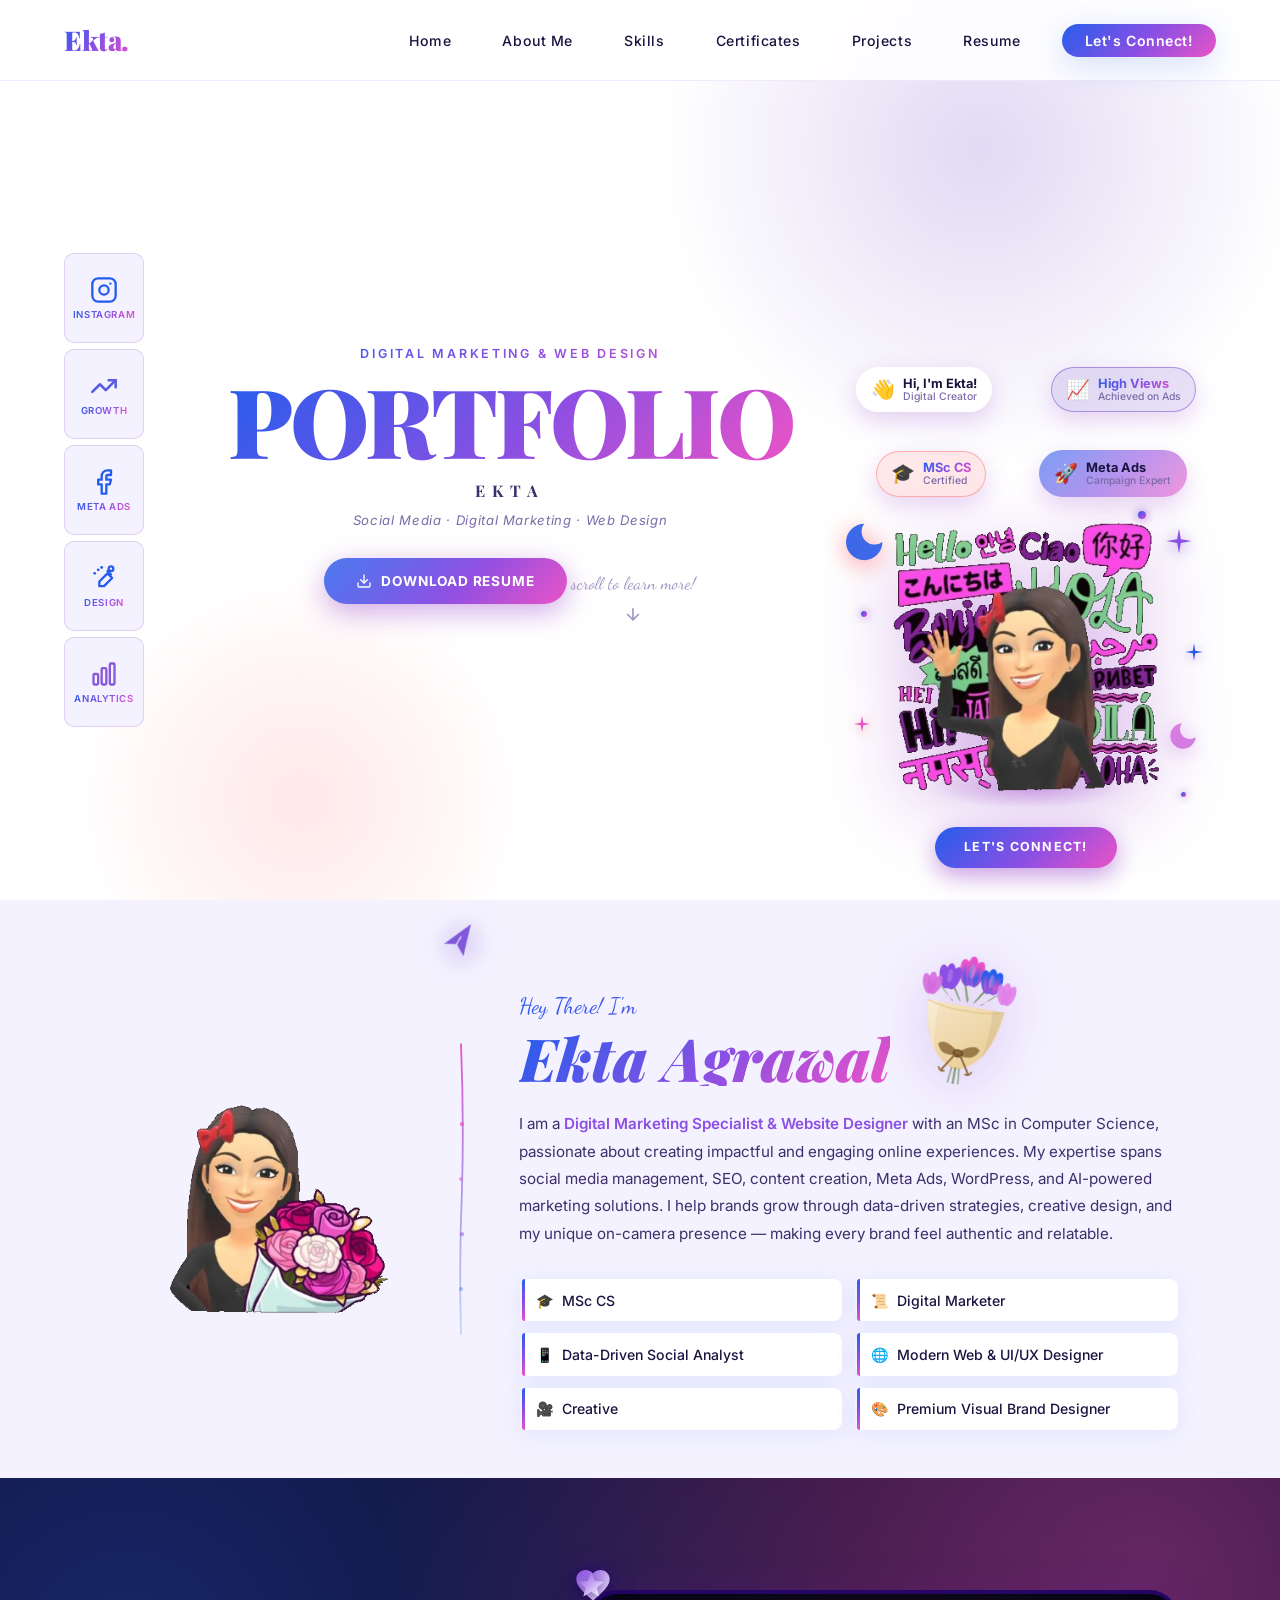
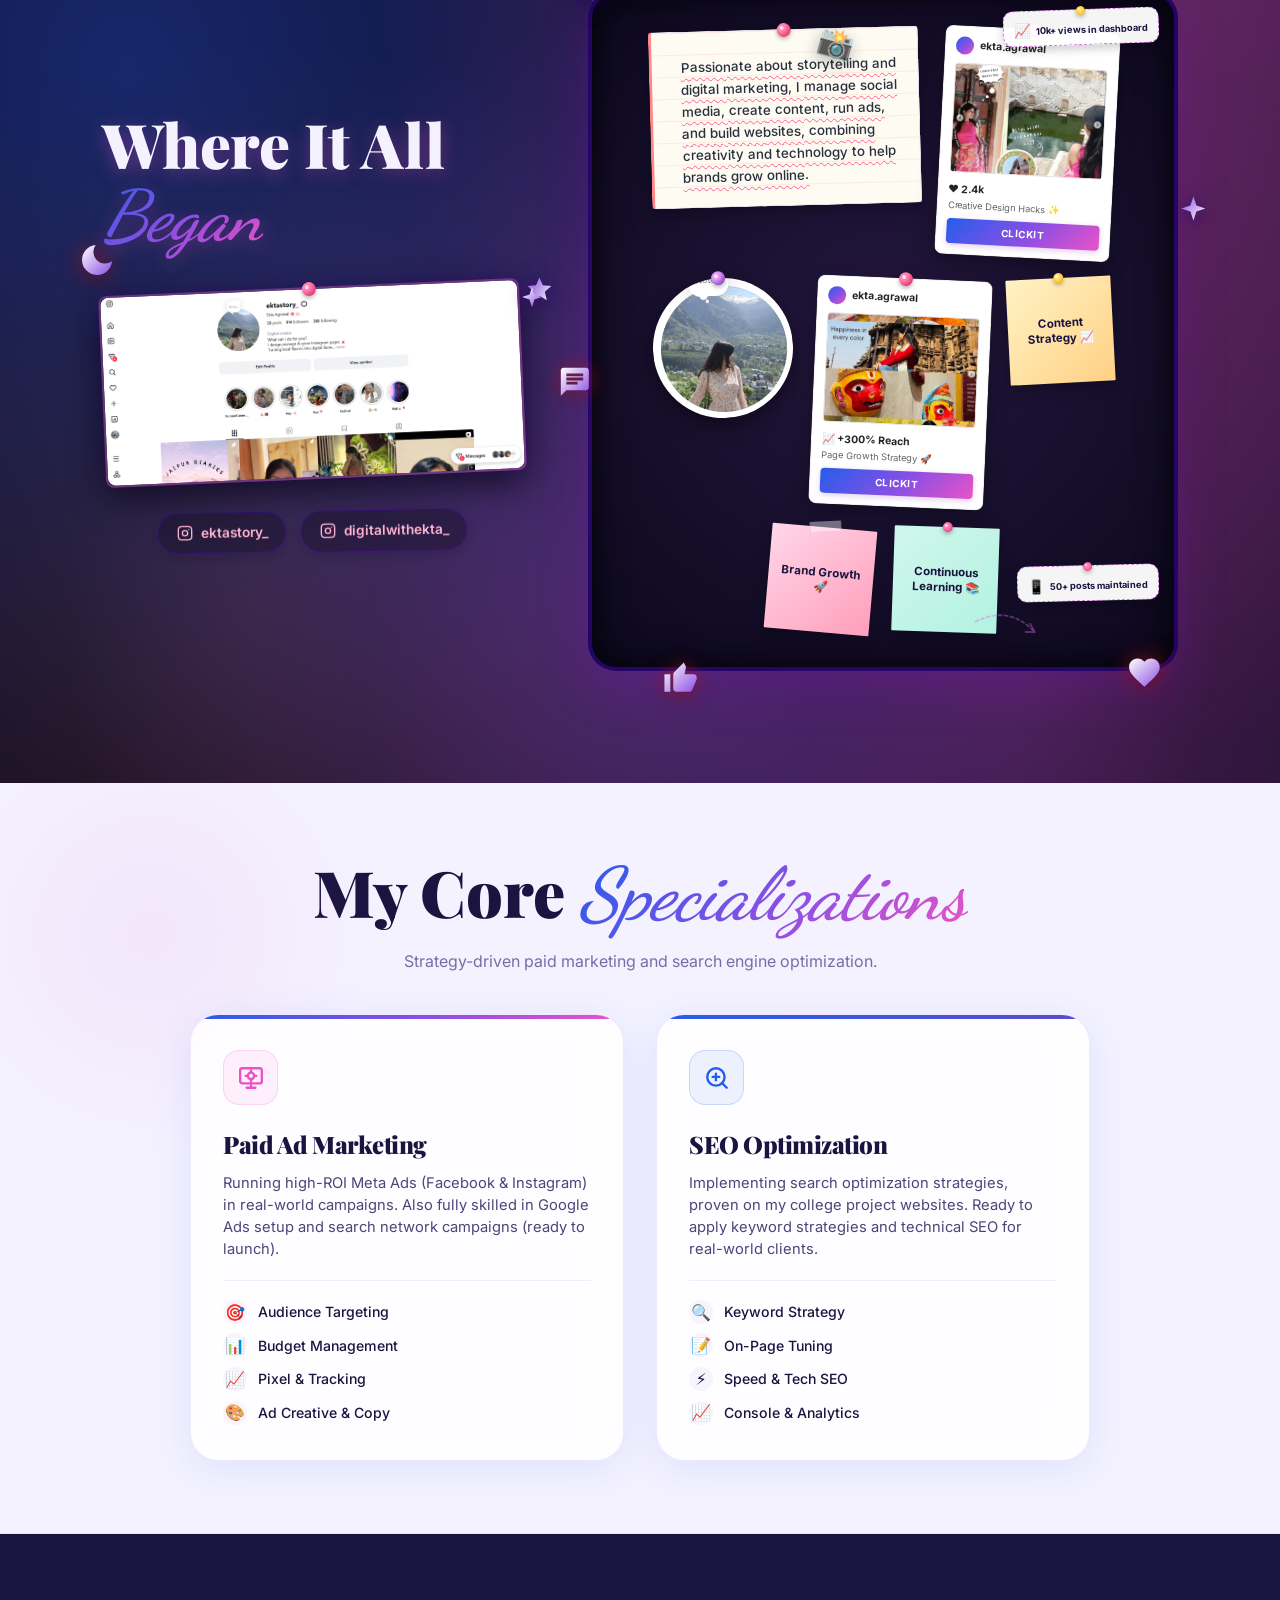
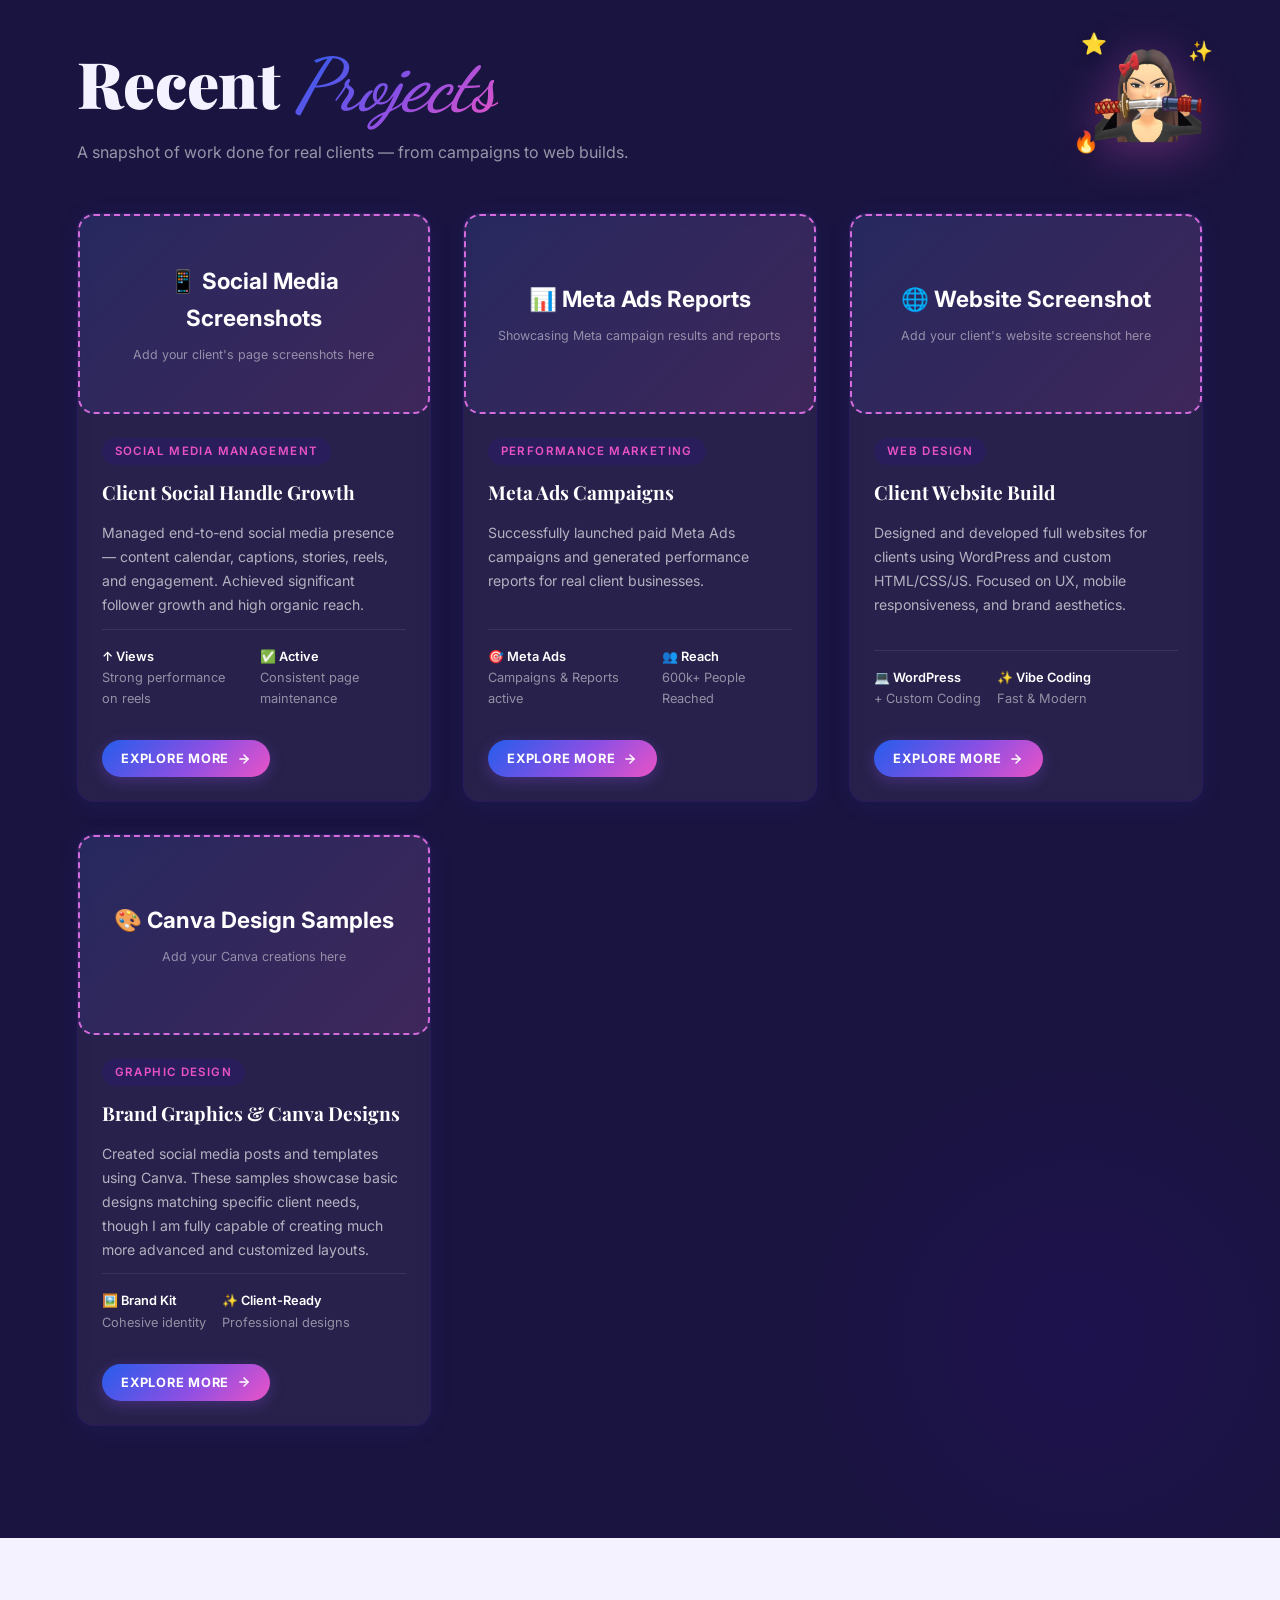
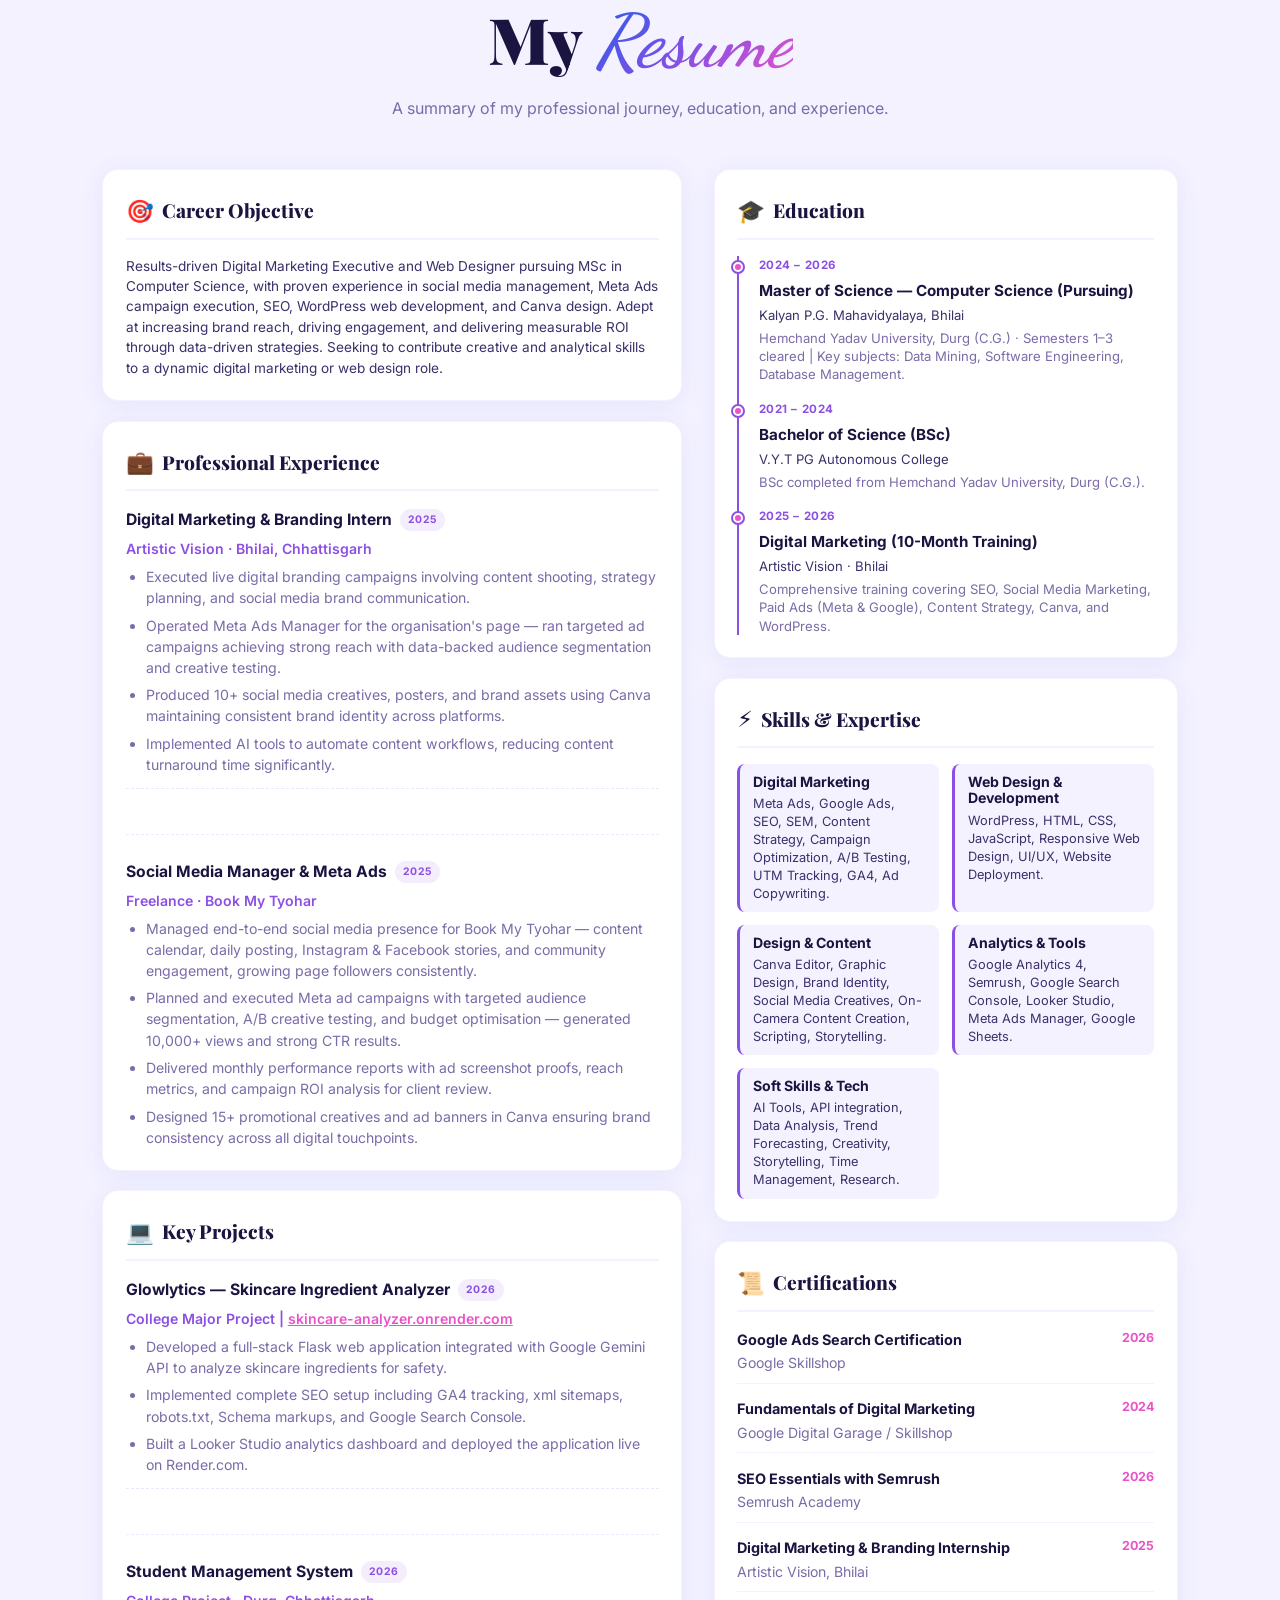
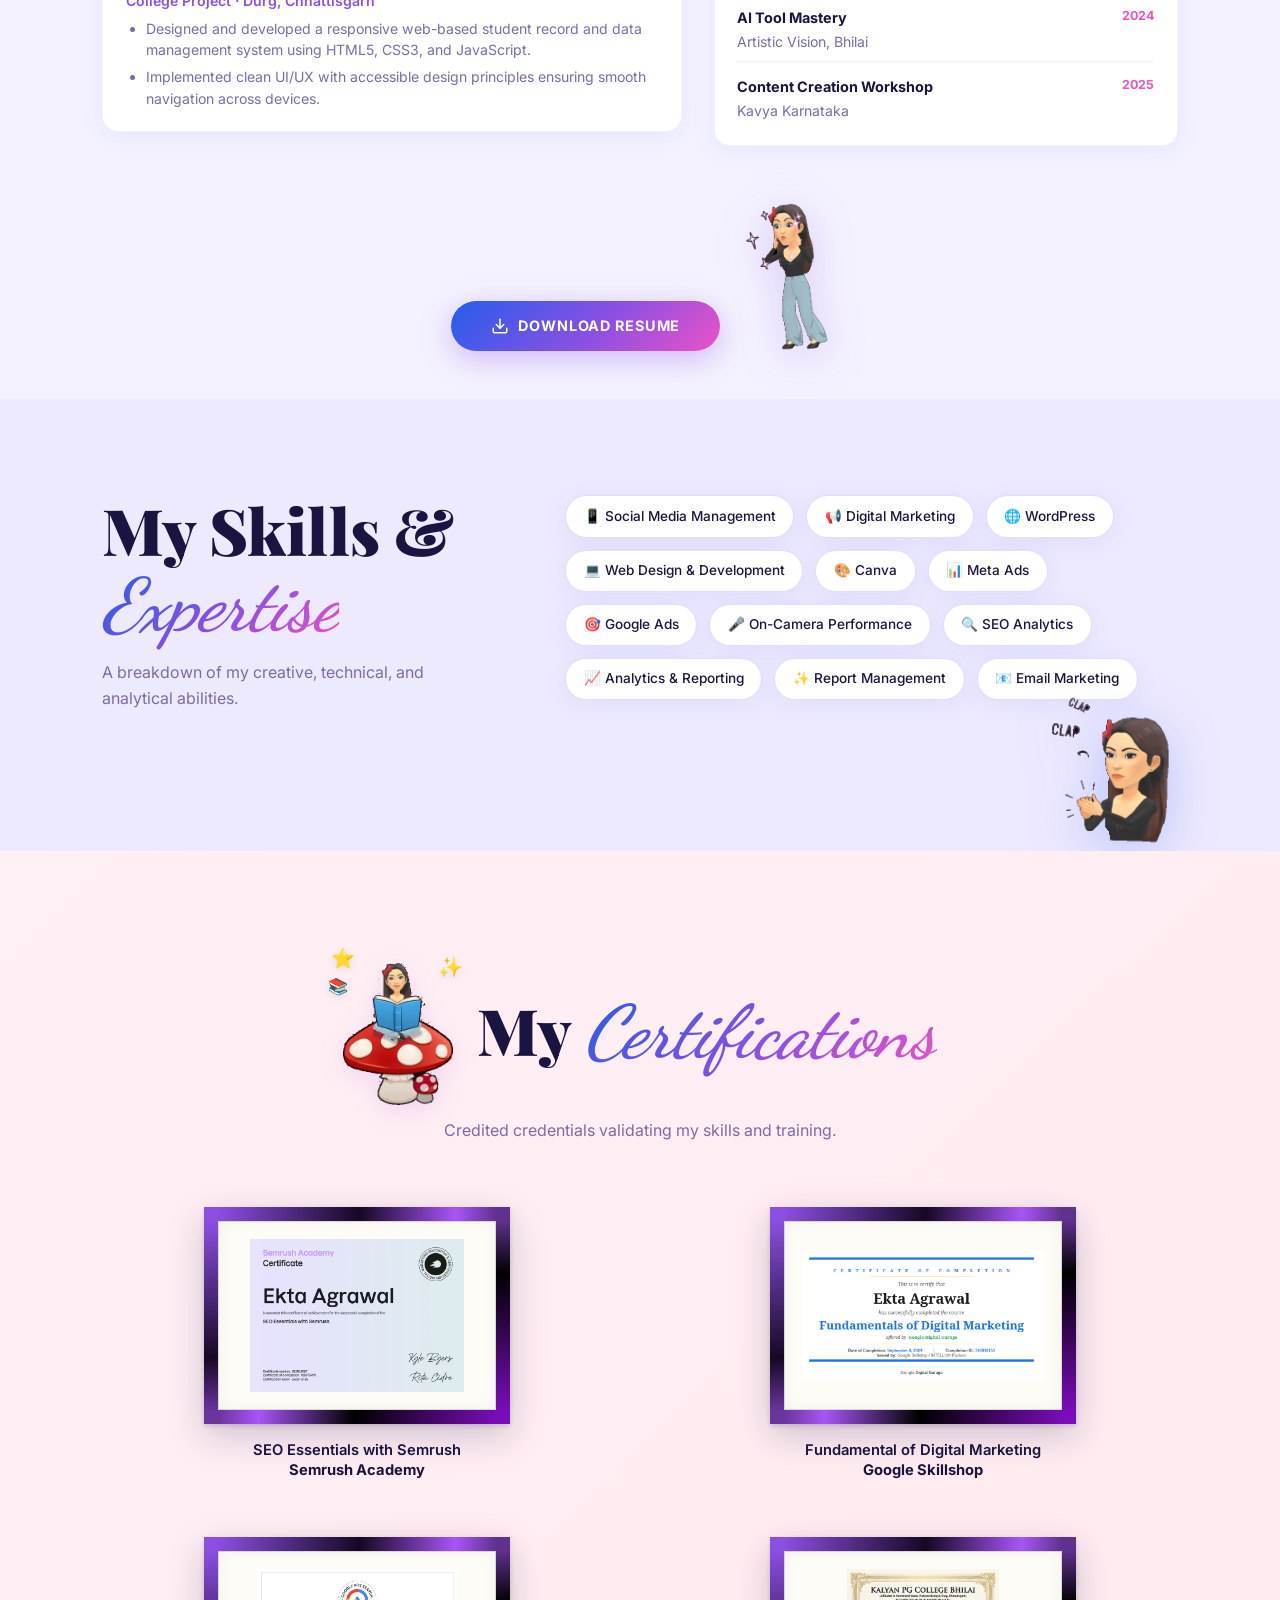
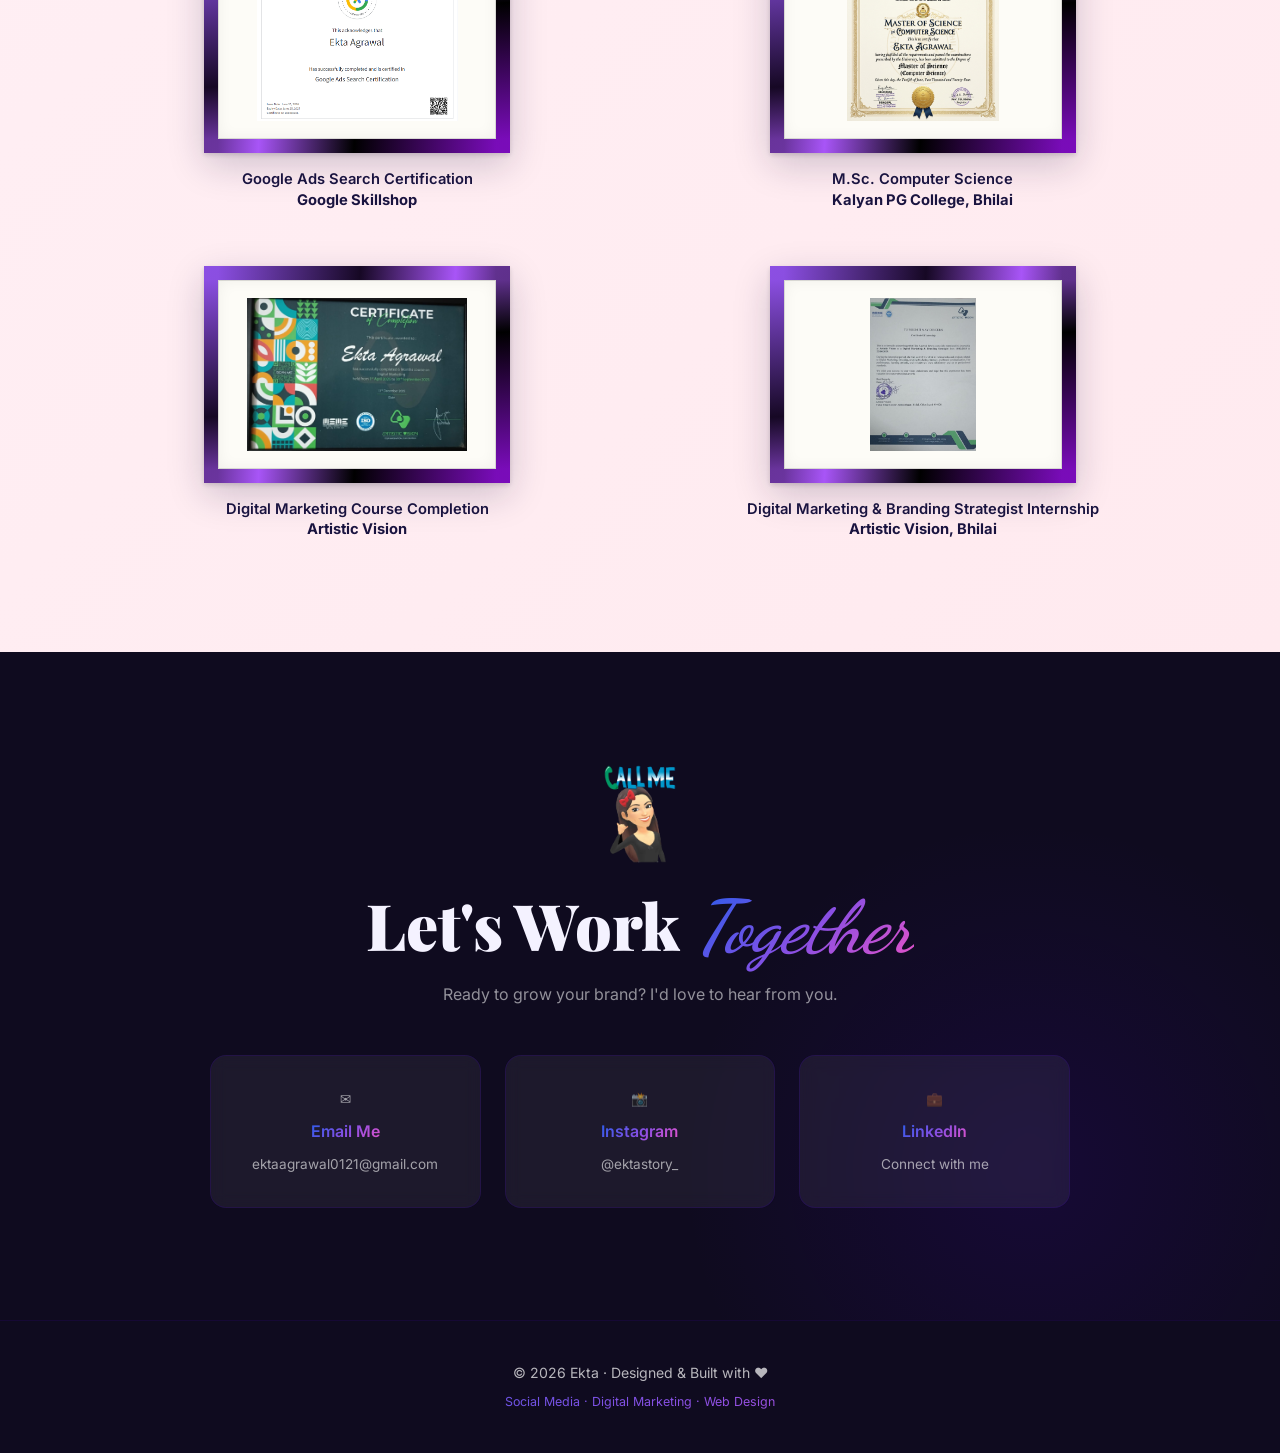
<file: index.html>
<!DOCTYPE html>
<html lang="en">

<head>
  <meta charset="UTF-8" />
  <meta name="viewport" content="width=device-width, initial-scale=1.0" />
  <title>Ekta | Creative Portfolio — Social Media & Digital Marketing</title>
  <meta name="description"
    content="Ekta's creative portfolio — Social Media Handler, Digital Marketer, Website Designer, Canva Designer & MSc CS Graduate." />
  <link rel="preconnect" href="https://fonts.googleapis.com" />
  <link rel="preconnect" href="https://fonts.gstatic.com" crossorigin />
  <link
    href="https://fonts.googleapis.com/css2?family=Playfair+Display:ital,wght@0,400;0,700;0,900;1,400;1,700&family=Inter:wght@300;400;500;600&family=Dancing+Script:wght@600;700&display=swap"
    rel="stylesheet" />
  <link rel="stylesheet" href="style.css?v=13" />
</head>

<body>

  <!-- ─── NAV ─────────────────────────────────────── -->
  <nav id="navbar">
    <div class="nav-logo">Ekta<span class="dot">.</span></div>
    <ul class="nav-links">
      <li><a href="#hero">Home</a></li>
      <li><a href="#about">About Me</a></li>
      <li><a href="#skills">Skills</a></li>
      <li><a href="#certificates">Certificates</a></li>
      <li><a href="#work">Projects</a></li>
      <li><a href="#resume">Resume</a></li>
      <li><a href="#contact" class="nav-cta">Let's Connect!</a></li>
    </ul>
    <button class="hamburger" id="hamburger" aria-label="Menu">
      <span></span><span></span><span></span>
    </button>
  </nav>

  <!-- ─── HERO ─────────────────────────────────────── -->
  <section id="hero">
    <div class="hero-left">
      <div class="film-strip" aria-hidden="true">

        <!-- Instagram -->
        <div class="film-frame">
          <div class="film-icon">
            <svg viewBox="0 0 24 24" fill="none" xmlns="http://www.w3.org/2000/svg">
              <rect x="2" y="2" width="20" height="20" rx="5" stroke="url(#ig)" stroke-width="2" />
              <circle cx="12" cy="12" r="4" stroke="url(#ig)" stroke-width="2" />
              <circle cx="17.5" cy="6.5" r="1" fill="url(#ig)" />
              <defs>
                <linearGradient id="ig" x1="2" y1="2" x2="22" y2="22">
                  <stop offset="0%" stop-color="#255DEC" />
                  <stop offset="100%" stop-color="#EA53C7" />
                </linearGradient>
              </defs>
            </svg>
            <span>Instagram</span>
          </div>
        </div>

        <!-- Trending / Growth -->
        <div class="film-frame">
          <div class="film-icon">
            <svg viewBox="0 0 24 24" fill="none" xmlns="http://www.w3.org/2000/svg">
              <polyline points="22,7 13.5,15.5 8.5,10.5 2,17" stroke="url(#gr)" stroke-width="2.2"
                stroke-linecap="round" stroke-linejoin="round" />
              <polyline points="16,7 22,7 22,13" stroke="url(#gr)" stroke-width="2.2" stroke-linecap="round"
                stroke-linejoin="round" />
              <defs>
                <linearGradient id="gr" x1="2" y1="17" x2="22" y2="7">
                  <stop offset="0%" stop-color="#255DEC" />
                  <stop offset="100%" stop-color="#EA53C7" />
                </linearGradient>
              </defs>
            </svg>
            <span>Growth</span>
          </div>
        </div>

        <!-- Meta / Facebook Ads -->
        <div class="film-frame">
          <div class="film-icon">
            <svg viewBox="0 0 24 24" fill="none" xmlns="http://www.w3.org/2000/svg">
              <path d="M18 2h-3a5 5 0 0 0-5 5v3H7v4h3v8h4v-8h3l1-4h-4V7a1 1 0 0 1 1-1h3z" stroke="url(#fb)"
                stroke-width="2" stroke-linecap="round" stroke-linejoin="round" />
              <defs>
                <linearGradient id="fb" x1="7" y1="2" x2="19" y2="22">
                  <stop offset="0%" stop-color="#255DEC" />
                  <stop offset="100%" stop-color="#EA53C7" />
                </linearGradient>
              </defs>
            </svg>
            <span>Meta Ads</span>
          </div>
        </div>

        <!-- Design / Canva -->
        <div class="film-frame">
          <div class="film-icon">
            <svg viewBox="0 0 24 24" fill="none" xmlns="http://www.w3.org/2000/svg">
              <!-- Pen tool / design nib -->
              <path d="M12 19l7-7-4-4-7 7v4h4z" stroke="url(#dz)" stroke-width="2" stroke-linecap="round"
                stroke-linejoin="round" />
              <path d="M15 6l3 3" stroke="url(#dz)" stroke-width="2" stroke-linecap="round" />
              <circle cx="18" cy="4" r="2" stroke="url(#dz)" stroke-width="2" />
              <path d="M5 21h4" stroke="url(#dz)" stroke-width="2" stroke-linecap="round" />
              <!-- colour palette dots -->
              <circle cx="4" cy="8" r="1.2" fill="url(#dz)" />
              <circle cx="7" cy="5" r="1.2" fill="url(#dz)" />
              <circle cx="10" cy="3" r="1.2" fill="url(#dz)" />
              <defs>
                <linearGradient id="dz" x1="3" y1="3" x2="21" y2="21">
                  <stop offset="0%" stop-color="#255DEC" />
                  <stop offset="100%" stop-color="#EA53C7" />
                </linearGradient>
              </defs>
            </svg>
            <span>Design</span>
          </div>
        </div>

        <!-- Analytics / Bar Chart -->
        <div class="film-frame">
          <div class="film-icon">
            <svg viewBox="0 0 24 24" fill="none" xmlns="http://www.w3.org/2000/svg">
              <rect x="3" y="12" width="4" height="9" rx="1" stroke="url(#an)" stroke-width="2" />
              <rect x="10" y="7" width="4" height="14" rx="1" stroke="url(#an)" stroke-width="2" />
              <rect x="17" y="3" width="4" height="18" rx="1" stroke="url(#an)" stroke-width="2" />
              <defs>
                <linearGradient id="an" x1="3" y1="21" x2="21" y2="3">
                  <stop offset="0%" stop-color="#255DEC" />
                  <stop offset="100%" stop-color="#EA53C7" />
                </linearGradient>
              </defs>
            </svg>
            <span>Analytics</span>
          </div>
        </div>

      </div>
    </div>


    <div class="hero-center">
      <p class="hero-tagline">Digital Marketing &amp; Web Design</p>
      <h1 class="hero-title">
        <span class="block-large">PORTFOLIO</span>
      </h1>
      <p class="hero-name">EKTA</p>
      <p class="hero-role">Social Media · Digital Marketing · Web Design</p>
      <a href="Ekta_Agrawal_Resume.pdf" download="Ekta_Agrawal_Resume.pdf" class="btn-resume" id="btn-download-resume">
        <svg viewBox="0 0 24 24" fill="none" stroke="currentColor" stroke-width="2" stroke-linecap="round"
          stroke-linejoin="round" aria-hidden="true">
          <path d="M21 15v4a2 2 0 0 1-2 2H5a2 2 0 0 1-2-2v-4" />
          <polyline points="7 10 12 15 17 10" />
          <line x1="12" y1="15" x2="12" y2="3" />
        </svg>
        Download Resume
      </a>
      <a href="#work" class="scroll-hint">
        <span class="scroll-text">scroll to learn more!</span>
        <svg class="scroll-arrow" viewBox="0 0 24 24" fill="none" stroke="currentColor" stroke-width="2">
          <path d="M12 5v14M5 12l7 7 7-7" />
        </svg>
      </a>
    </div>

    <div class="hero-right">
      <div class="hero-chibi-float">

        <!-- ── Floating cards ABOVE image ── -->
        <div class="hero-float-cards">

          <!-- Card 1: Greeting -->
          <div class="float-card card-greet">
            <span class="card-emoji">👋</span>
            <div class="card-text">
              <strong>Hi, I'm Ekta!</strong>
              <span>Digital Creator</span>
            </div>
          </div>

          <!-- Card 2: Views achieved -->
          <div class="float-card card-views">
            <span class="card-emoji">📈</span>
            <div class="card-text">
              <strong>High Views</strong>
              <span>Achieved on Ads</span>
            </div>
          </div>

          <!-- Card 3: MSc badge -->
          <div class="float-card card-msc">
            <span class="card-emoji">🎓</span>
            <div class="card-text">
              <strong>MSc CS</strong>
              <span>Certified</span>
            </div>
          </div>

          <!-- Card 4: Meta Ads -->
          <div class="float-card card-clients">
            <span class="card-emoji">🚀</span>
            <div class="card-text">
              <strong>Meta Ads</strong>
              <span>Campaign Expert</span>
            </div>
          </div>

        </div>

        <!-- ✦ Decorations around image ✦ -->
        <div class="deco-wrap">

          <!-- Crescent Moon — top left of image -->
          <svg class="deco deco-moon" viewBox="0 0 40 40" fill="none" xmlns="http://www.w3.org/2000/svg">
            <path d="M28 20a14 14 0 1 1-14-14 10 10 0 0 0 14 14z" fill="url(#moon-g)" opacity="0.9" />
            <defs>
              <linearGradient id="moon-g" x1="0" y1="0" x2="40" y2="40">
                <stop offset="0%" stop-color="#255DEC" />
                <stop offset="100%" stop-color="#EA53C7" />
              </linearGradient>
            </defs>
          </svg>

          <!-- 4-point Star — top right -->
          <svg class="deco deco-star1" viewBox="0 0 24 24" fill="none" xmlns="http://www.w3.org/2000/svg">
            <path d="M12 2 L13.5 10.5 L22 12 L13.5 13.5 L12 22 L10.5 13.5 L2 12 L10.5 10.5 Z" fill="url(#star-g1)" />
            <defs>
              <linearGradient id="star-g1" x1="2" y1="2" x2="22" y2="22">
                <stop offset="0%" stop-color="#8C4FE3" />
                <stop offset="100%" stop-color="#EA53C7" />
              </linearGradient>
            </defs>
          </svg>

          <!-- Small sparkle star — right middle -->
          <svg class="deco deco-star2" viewBox="0 0 16 16" fill="none" xmlns="http://www.w3.org/2000/svg">
            <path d="M8 1 L9 7 L15 8 L9 9 L8 15 L7 9 L1 8 L7 7 Z" fill="url(#star-g2)" />
            <defs>
              <linearGradient id="star-g2" x1="1" y1="1" x2="15" y2="15">
                <stop offset="0%" stop-color="#255DEC" />
                <stop offset="100%" stop-color="#D46BDD" />
              </linearGradient>
            </defs>
          </svg>

          <!-- Tiny dot star — bottom left -->
          <svg class="deco deco-star3" viewBox="0 0 12 12" fill="none" xmlns="http://www.w3.org/2000/svg">
            <path d="M6 0 L7 5 L12 6 L7 7 L6 12 L5 7 L0 6 L5 5 Z" fill="url(#star-g3)" />
            <defs>
              <linearGradient id="star-g3" x1="0" y1="0" x2="12" y2="12">
                <stop offset="0%" stop-color="#EA53C7" />
                <stop offset="100%" stop-color="#8C4FE3" />
              </linearGradient>
            </defs>
          </svg>

          <!-- Small Moon — bottom right -->
          <svg class="deco deco-moon2" viewBox="0 0 24 24" fill="none" xmlns="http://www.w3.org/2000/svg">
            <path d="M21 12.79A9 9 0 1 1 11.21 3a7 7 0 0 0 9.79 9.79z" fill="url(#moon-g2)" opacity="0.85" />
            <defs>
              <linearGradient id="moon-g2" x1="0" y1="0" x2="24" y2="24">
                <stop offset="0%" stop-color="#D46BDD" />
                <stop offset="100%" stop-color="#255DEC" />
              </linearGradient>
            </defs>
          </svg>

          <!-- Tiny sparkle dot — far top -->
          <div class="deco deco-dot1"></div>
          <div class="deco deco-dot2"></div>
          <div class="deco deco-dot3"></div>

          <!-- The actual chibi image -->
          <img src="images/avatar_hello.png" alt="Ekta - Hi everyone!" class="chibi-float-img" />
        </div>

        <a href="#contact" class="connect-pill">LET'S CONNECT!</a>
      </div>
    </div>

  </section>

  <!-- ─── ABOUT ME ─────────────────────────────────── -->
  <section id="about" class="section-about">

    <!-- ✈ Paper Plane in the gap — bottom to top -->
    <div class="plane-growth-wrap" aria-hidden="true">
      <svg class="plane-path-svg" viewBox="0 0 40 300" fill="none" xmlns="http://www.w3.org/2000/svg">
        <path d="M20 295 Q18 220, 21 150 Q23 80, 20 5" stroke="url(#vGrad)" stroke-width="1.8" stroke-dasharray="6 5"
          stroke-linecap="round" />
        <circle cx="20" cy="250" r="2" fill="#255DEC" opacity="0.35" />
        <circle cx="21" cy="195" r="2.2" fill="#8C4FE3" opacity="0.5" />
        <circle cx="20" cy="140" r="2" fill="#D46BDD" opacity="0.6" />
        <circle cx="21" cy="85" r="2.2" fill="#EA53C7" opacity="0.75" />
        <defs>
          <linearGradient id="vGrad" x1="20" y1="295" x2="20" y2="5" gradientUnits="userSpaceOnUse">
            <stop offset="0%" stop-color="#255DEC" stop-opacity="0.2" />
            <stop offset="100%" stop-color="#EA53C7" stop-opacity="1" />
          </linearGradient>
        </defs>
      </svg>
      <div class="paper-plane-icon">
        <svg viewBox="0 0 44 44" fill="none" xmlns="http://www.w3.org/2000/svg">
          <path d="M40 4L4 18L18 22L22 38L29 24L40 4Z" fill="url(#pg3)" />
          <path d="M18 22L25 15" stroke="rgba(255,255,255,0.75)" stroke-width="1.5" stroke-linecap="round" />
          <path d="M22 38L28 30" stroke="rgba(255,255,255,0.5)" stroke-width="1" stroke-linecap="round" />
          <defs>
            <linearGradient id="pg3" x1="4" y1="38" x2="40" y2="4">
              <stop offset="0%" stop-color="#255DEC" />
              <stop offset="100%" stop-color="#EA53C7" />
            </linearGradient>
          </defs>
        </svg>
      </div>
    </div>

    <div class="about-photo">
      <div class="about-photo-frame">
        <img src="images/avatar_about.png" alt="Ekta Agrawal - Digital Marketer" class="chibi-img-about" />
      </div>
    </div>
    <div class="about-text">
      <p class="hey-label">Hey There! I'm</p>
      <div class="about-name-wrapper">
        <h2 class="about-name">Ekta Agrawal</h2>
        <!-- 🌷 Bouquet SVG Icon — nested next to name -->
        <div class="about-bouquet-img" aria-hidden="true">
          <svg viewBox="0 0 160 210" fill="none" xmlns="http://www.w3.org/2000/svg" class="bouquet-svg-icon">
            <defs>
              <radialGradient id="tp1" cx="50%" cy="70%" r="55%">
                <stop offset="0%" stop-color="#255DEC" />
                <stop offset="100%" stop-color="#EA53C7" />
              </radialGradient>
              <radialGradient id="tp2" cx="50%" cy="70%" r="55%">
                <stop offset="0%" stop-color="#8C4FE3" />
                <stop offset="100%" stop-color="#8C4FE3" />
              </radialGradient>
              <radialGradient id="tp3" cx="50%" cy="70%" r="55%">
                <stop offset="0%" stop-color="#EA53C7" />
                <stop offset="100%" stop-color="#255DEC" />
              </radialGradient>
              <linearGradient id="paperWrap" x1="0%" y1="0%" x2="100%" y2="100%">
                <stop offset="0%" stop-color="#F5E4C3" />
                <stop offset="100%" stop-color="#E8C98A" />
              </linearGradient>
              <linearGradient id="paperFold" x1="0%" y1="0%" x2="100%" y2="0%">
                <stop offset="0%" stop-color="#EDD49A" />
                <stop offset="100%" stop-color="#F5E4C3" />
              </linearGradient>
            </defs>

            <!-- ── Green Leaves ── -->
            <path d="M72 92 Q60 70 50 58 Q58 74 68 88Z" fill="#5A8A4A" opacity="0.85" />
            <path d="M88 92 Q100 70 110 58 Q102 74 92 88Z" fill="#4E7A3F" opacity="0.85" />
            <path d="M80 92 Q72 68 68 50 Q76 68 82 88Z" fill="#6A9A5A" opacity="0.8" />
            <path d="M60 92 Q48 78 38 72 Q48 82 62 92Z" fill="#5A8A4A" opacity="0.75" />
            <path d="M100 92 Q112 78 122 72 Q112 82 98 92Z" fill="#4E7A3F" opacity="0.75" />

            <!-- ── TULIP 1 — Centre (pink) ── -->
            <g transform="translate(80,52)">
              <ellipse cx="-8" cy="0" rx="8" ry="18" fill="url(#tp1)" transform="rotate(-12,-8,0)" />
              <ellipse cx="0" cy="-3" rx="8" ry="20" fill="url(#tp1)" />
              <ellipse cx="8" cy="0" rx="8" ry="18" fill="url(#tp1)" transform="rotate(12,8,0)" />
              <ellipse cx="0" cy="-3" rx="4" ry="10" fill="rgba(255,255,255,0.2)" />
            </g>

            <!-- ── TULIP 2 — Left (purple) ── -->
            <g transform="translate(52,62)">
              <ellipse cx="-7" cy="0" rx="7" ry="16" fill="url(#tp2)" transform="rotate(-15,-7,0)" />
              <ellipse cx="0" cy="-2" rx="7" ry="17" fill="url(#tp2)" />
              <ellipse cx="7" cy="0" rx="7" ry="16" fill="url(#tp2)" transform="rotate(15,7,0)" />
              <ellipse cx="0" cy="-2" rx="3.5" ry="9" fill="rgba(255,255,255,0.18)" />
            </g>

            <!-- ── TULIP 3 — Right (blue) ── -->
            <g transform="translate(108,60)">
              <ellipse cx="-7" cy="0" rx="7" ry="16" fill="url(#tp3)" transform="rotate(-12,-7,0)" />
              <ellipse cx="0" cy="-2" rx="7" ry="17" fill="url(#tp3)" />
              <ellipse cx="7" cy="0" rx="7" ry="16" fill="url(#tp3)" transform="rotate(12,7,0)" />
              <ellipse cx="0" cy="-2" rx="3.5" ry="9" fill="rgba(255,255,255,0.18)" />
            </g>

            <!-- ── TULIP 4 — Far left (lavender) ── -->
            <g transform="translate(30,75)">
              <ellipse cx="-6" cy="0" rx="6" ry="14" fill="#D46BDD" transform="rotate(-18,-6,0)" opacity="0.9" />
              <ellipse cx="0" cy="-2" rx="6" ry="15" fill="#D46BDD" opacity="0.9" />
              <ellipse cx="6" cy="0" rx="6" ry="14" fill="#D46BDD" transform="rotate(18,6,0)" opacity="0.9" />
            </g>

            <!-- ── TULIP 5 — Far right (pink-purple) ── -->
            <g transform="translate(130,73)">
              <ellipse cx="-6" cy="0" rx="6" ry="14" fill="#E080E8" transform="rotate(-15,-6,0)" opacity="0.9" />
              <ellipse cx="0" cy="-2" rx="6" ry="15" fill="#E080E8" opacity="0.9" />
              <ellipse cx="6" cy="0" rx="6" ry="14" fill="#E080E8" transform="rotate(15,6,0)" opacity="0.9" />
            </g>

            <!-- ── Kraft Paper Wrap (cone) ── -->
            <path d="M 28 96 Q 35 170 80 182 Q 125 170 132 96 Z" fill="url(#paperWrap)" opacity="0.95" />
            <!-- Paper highlight fold left -->
            <path d="M 28 96 Q 36 140 48 162 Q 42 136 44 96 Z" fill="rgba(255,255,255,0.25)" />
            <!-- Paper crease right -->
            <path d="M 132 96 Q 124 140 112 162 Q 118 136 116 96 Z" fill="rgba(0,0,0,0.06)" />
            <!-- Top fold edge of paper -->
            <path d="M 28 96 Q 60 105 80 102 Q 100 105 132 96" stroke="#D4B060" stroke-width="1.5" fill="none"
              opacity="0.6" />

            <!-- ── Twine Bow ── -->
            <!-- Left bow loop -->
            <path d="M 80 158 Q 58 142 52 152 Q 58 168 80 162 Z" fill="#8B6A3A" opacity="0.85" />
            <path d="M 80 158 Q 60 148 55 155 Q 60 165 80 161 Z" fill="#A07A48" opacity="0.4" />
            <!-- Right bow loop -->
            <path d="M 80 158 Q 102 142 108 152 Q 102 168 80 162 Z" fill="#8B6A3A" opacity="0.85" />
            <path d="M 80 158 Q 100 148 105 155 Q 100 165 80 161 Z" fill="#A07A48" opacity="0.4" />
            <!-- Knot centre -->
            <ellipse cx="80" cy="160" rx="7" ry="5.5" fill="#6B4E28" />
            <ellipse cx="80" cy="159" rx="4" ry="3" fill="#8B6A3A" />
            <!-- Ribbon tails -->
            <path d="M 76 163 Q 68 175 62 185" stroke="#8B6A3A" stroke-width="2.5" stroke-linecap="round" fill="none" />
            <path d="M 84 163 Q 92 175 98 185" stroke="#8B6A3A" stroke-width="2.5" stroke-linecap="round" fill="none" />
            <!-- Tail ends -->
            <path d="M 58 182 Q 60 188 66 186" stroke="#8B6A3A" stroke-width="2" stroke-linecap="round" fill="none" />
            <path d="M 102 182 Q 100 188 94 186" stroke="#8B6A3A" stroke-width="2" stroke-linecap="round" fill="none" />

            <!-- ── Stems visible at bottom ── -->
            <line x1="80" y1="180" x2="80" y2="200" stroke="#5A8A4A" stroke-width="3" stroke-linecap="round"
              opacity="0.7" />
            <line x1="75" y1="180" x2="73" y2="200" stroke="#4E7A3F" stroke-width="2" stroke-linecap="round"
              opacity="0.6" />
            <line x1="85" y1="180" x2="87" y2="200" stroke="#4E7A3F" stroke-width="2" stroke-linecap="round"
              opacity="0.6" />
          </svg>
        </div>
      </div>
      <p class="about-bio">
        I am a <strong>Digital Marketing Specialist &amp; Website Designer</strong> with an MSc in Computer Science,
        passionate about creating impactful and engaging online experiences. My expertise spans social media management,
        SEO, content creation, Meta Ads, WordPress, and AI-powered marketing solutions. I help brands grow through
        data-driven strategies, creative design, and my unique on-camera presence — making every brand feel authentic
        and relatable.
      </p>
      <ul class="about-highlights">
        <li><span class="highlight-icon">🎓</span> MSc CS </li>
        <li><span class="highlight-icon">📜</span> Digital Marketer</li>
        <li><span class="highlight-icon">📱</span> Data-Driven Social Analyst</li>
        <li><span class="highlight-icon">🌐</span> Modern Web &amp; UI/UX Designer</li>
        <li><span class="highlight-icon">🎥</span> Creative </li>
        <li><span class="highlight-icon">🎨</span> Premium Visual Brand Designer</li>
      </ul>
    </div>
  </section>

  <!-- ─── WHERE IT ALL BEGAN ──────────────────────── -->
  <section id="began" class="section-began">
    <div class="began-left">
      <h2 class="section-display">Where It All<br /><em>Began</em></h2>
      <div class="pinned-profile-img-wrapper">
        <!-- Floating cute decos for left image -->
        <div class="left-deco deco-moon">
          <svg viewBox="0 0 24 24" class="svg-deco-icon">
            <defs>
              <linearGradient id="grad-moon" x1="0%" y1="0%" x2="100%" y2="100%">
                <stop offset="0%" stop-color="#ffffff" />
                <stop offset="100%" stop-color="#8C4FE3" />
              </linearGradient>
            </defs>
            <path fill="url(#grad-moon)" d="M21 12.79A9 9 0 1 1 11.21 3a7 7 0 0 0 9.79 9.79z" />
          </svg>
        </div>
        <div class="left-deco deco-star1">
          <svg viewBox="0 0 24 24" class="svg-deco-icon">
            <defs>
              <linearGradient id="grad-star1" x1="0%" y1="0%" x2="100%" y2="100%">
                <stop offset="0%" stop-color="#8C4FE3" />
                <stop offset="100%" stop-color="#ffffff" />
              </linearGradient>
            </defs>
            <path fill="url(#grad-star1)"
              d="M12 17.27L18.18 21l-1.64-7.03L22 9.24l-7.19-.61L12 2 9.19 8.63 2 9.24l5.46 4.73L5.82 21z" />
          </svg>
        </div>
        <div class="left-deco deco-star2">
          <svg viewBox="0 0 24 24" class="svg-deco-icon">
            <defs>
              <linearGradient id="grad-star2" x1="0%" y1="0%" x2="100%" y2="100%">
                <stop offset="0%" stop-color="#ffffff" />
                <stop offset="100%" stop-color="#8C4FE3" />
              </linearGradient>
            </defs>
            <path fill="url(#grad-star2)" d="M12 2 L14.5 9.5 L22 12 L14.5 14.5 L12 22 L9.5 14.5 L2 12 L9.5 9.5 Z" />
          </svg>
        </div>

        <div class="pinned-profile-img">
          <div class="pin pin-red"><span class="pin-dot"></span></div>
          <img src="images/ekta-instagram-profile.png" alt="Ekta Agrawal Instagram" />
        </div>
      </div>
      <div class="profile-ig-links">
        <a href="https://www.instagram.com/ektastory_/" target="_blank" class="profile-ig-link">
          <svg viewBox="0 0 24 24" fill="none" class="ig-btn-icon" stroke="currentColor" stroke-width="2"
            stroke-linecap="round" stroke-linejoin="round">
            <rect x="2" y="2" width="20" height="20" rx="5" />
            <circle cx="12" cy="12" r="4" />
            <line x1="17.5" y1="6.5" x2="17.51" y2="6.5" />
          </svg>
          ektastory_
        </a>
        <a href="https://www.instagram.com/digitalwithekta_?igsh=bHFzejFubGlhNWh5" target="_blank"
          class="profile-ig-link">
          <svg viewBox="0 0 24 24" fill="none" class="ig-btn-icon" stroke="currentColor" stroke-width="2"
            stroke-linecap="round" stroke-linejoin="round">
            <rect x="2" y="2" width="20" height="20" rx="5" />
            <circle cx="12" cy="12" r="4" />
            <line x1="17.5" y1="6.5" x2="17.51" y2="6.5" />
          </svg>
          digitalwithekta_
        </a>
      </div>
    </div>
    <div class="began-right">
      <div class="study-board-wrapper">
        <!-- Floating cute decos -->
        <div class="board-deco deco-heart1">
          <svg viewBox="0 0 24 24" class="svg-deco-icon">
            <defs>
              <linearGradient id="grad-heart1" x1="0%" y1="0%" x2="100%" y2="100%">
                <stop offset="0%" stop-color="#8C4FE3" />
                <stop offset="100%" stop-color="#ffffff" />
              </linearGradient>
            </defs>
            <path fill="url(#grad-heart1)"
              d="M12 21.35l-1.45-1.32C5.4 15.36 2 12.28 2 8.5 2 5.42 4.42 3 7.5 3c1.74 0 3.41.81 4.5 2.09C13.09 3.81 14.76 3 16.5 3 19.58 3 22 5.42 22 8.5c0 3.78-3.4 6.86-8.55 11.54L12 21.35z" />
          </svg>
        </div>
        <div class="board-deco deco-heart2">
          <svg viewBox="0 0 24 24" class="svg-deco-icon">
            <defs>
              <linearGradient id="grad-heart2" x1="0%" y1="0%" x2="100%" y2="100%">
                <stop offset="0%" stop-color="#ffffff" />
                <stop offset="100%" stop-color="#8C4FE3" />
              </linearGradient>
            </defs>
            <path fill="url(#grad-heart2)"
              d="M12 21.35l-1.45-1.32C5.4 15.36 2 12.28 2 8.5 2 5.42 4.42 3 7.5 3c1.74 0 3.41.81 4.5 2.09C13.09 3.81 14.76 3 16.5 3 19.58 3 22 5.42 22 8.5c0 3.78-3.4 6.86-8.55 11.54L12 21.35z" />
          </svg>
        </div>
        <div class="board-deco deco-sparkle1">
          <svg viewBox="0 0 24 24" class="svg-deco-icon">
            <defs>
              <linearGradient id="grad-sparkle1" x1="0%" y1="0%" x2="100%" y2="100%">
                <stop offset="0%" stop-color="#8C4FE3" />
                <stop offset="100%" stop-color="#ffffff" />
              </linearGradient>
            </defs>
            <path fill="url(#grad-sparkle1)" d="M12 2 L14.5 9.5 L22 12 L14.5 14.5 L12 22 L9.5 14.5 L2 12 L9.5 9.5 Z" />
          </svg>
        </div>
        <div class="board-deco deco-bubble">
          <svg viewBox="0 0 24 24" class="svg-deco-icon">
            <defs>
              <linearGradient id="grad-bubble" x1="0%" y1="0%" x2="100%" y2="100%">
                <stop offset="0%" stop-color="#ffffff" />
                <stop offset="100%" stop-color="#8C4FE3" />
              </linearGradient>
            </defs>
            <path fill="url(#grad-bubble)"
              d="M20 2H4c-1.1 0-1.99.9-1.99 2L2 22l4-4h14c1.1 0 2-.9 2-2V4c0-1.1-.9-2-2-2zM6 9h12v2H6V9zm8 5H6v-2h8v2zm4-6H6V6h12v2z" />
          </svg>
        </div>
        <div class="board-deco deco-star">
          <svg viewBox="0 0 24 24" class="svg-deco-icon">
            <defs>
              <linearGradient id="grad-star" x1="0%" y1="0%" x2="100%" y2="100%">
                <stop offset="0%" stop-color="#8C4FE3" />
                <stop offset="100%" stop-color="#ffffff" />
              </linearGradient>
            </defs>
            <path fill="url(#grad-star)"
              d="M12 17.27L18.18 21l-1.64-7.03L22 9.24l-7.19-.61L12 2 9.19 8.63 2 9.24l5.46 4.73L5.82 21z" />
          </svg>
        </div>
        <div class="board-deco deco-like">
          <svg viewBox="0 0 24 24" class="svg-deco-icon">
            <defs>
              <linearGradient id="grad-like" x1="0%" y1="0%" x2="100%" y2="100%">
                <stop offset="0%" stop-color="#ffffff" />
                <stop offset="100%" stop-color="#8C4FE3" />
              </linearGradient>
            </defs>
            <path fill="url(#grad-like)"
              d="M1 21h4V9H1v12zm22-10c0-1.1-.9-2-2-2h-6.31l.95-4.57.03-.32c0-.41-.17-.79-.44-1.06L14.17 1 7.59 7.59C7.22 7.95 7 8.45 7 9v10c0 1.1.9 2 2 2h9c.83 0 1.54-.5 1.84-1.22l3.02-7.05c.09-.23.14-.47.14-.73v-1.91l-.01-.01L23 11z" />
          </svg>
        </div>

        <div class="study-board">
          <!-- Pinned Main Story (Notebook Paper) -->
          <div class="board-item note-paper main-story">
            <div class="pin pin-red"><span class="pin-dot"></span></div>
            <p class="began-desc">
              Passionate about storytelling and digital marketing, I manage social media, create content, run ads, and
              build websites, combining creativity and technology to help brands grow online.
            </p>
          </div>

          <!-- Instagram Post Card -->
          <div class="board-item ig-card ig-post photo-content">
            <div class="pin pin-blue"><span class="pin-dot"></span></div>
            <div class="ig-card-header">
              <div class="ig-avatar"></div>
              <span class="ig-username">ekta.agrawal</span>
            </div>
            <a href="https://www.instagram.com/p/DHbER9YoPjt/?img_index=1" target="_blank" class="ig-post-link">
              <div class="ig-card-media">
                <img src="images/began-post1.jpg" alt="Instagram Post" class="ig-media-img" />
              </div>
            </a>
            <div class="ig-card-footer">
              <span class="ig-likes">❤️ 2.4k</span>
              <span class="ig-caption">Creative Design Hacks ✨</span>
              <a href="https://www.instagram.com/p/DHbER9YoPjt/?img_index=1" target="_blank"
                class="clickit-btn">clickit</a>
            </div>
          </div>

          <!-- Circular Image Note -->
          <div class="board-item circle-note photo-code">
            <div class="pin pin-purple"><span class="pin-dot"></span></div>
            <img src="images/began-post3.png" alt="Ekta Note" class="circle-note-img" />
          </div>

          <!-- Instagram Post Card 2 -->
          <div class="board-item ig-card ig-post photo-ads">
            <div class="pin pin-red"><span class="pin-dot"></span></div>
            <div class="ig-card-header">
              <div class="ig-avatar"></div>
              <span class="ig-username">ekta.agrawal</span>
            </div>
            <a href="https://www.instagram.com/p/DUCn_qlCM48/?img_index=1" target="_blank" class="ig-post-link">
              <div class="ig-card-media">
                <img src="images/began-post2.jpg" alt="Instagram Post" class="ig-media-img" />
              </div>
            </a>
            <div class="ig-card-footer">
              <span class="ig-likes">📈 +300% Reach</span>
              <span class="ig-caption">Page Growth Strategy 🚀</span>
              <a href="https://www.instagram.com/p/DUCn_qlCM48/?img_index=1" target="_blank"
                class="clickit-btn">clickit</a>
            </div>
          </div>

          <!-- Sticky Note 1: Yellow -->
          <div class="board-item sticky-note sticky-yellow">
            <div class="pin pin-yellow"><span class="pin-dot"></span></div>
            <p>Content Strategy 📈</p>
          </div>

          <!-- Sticky Note 2: Pink -->
          <div class="board-item sticky-note sticky-pink">
            <div class="tape"></div>
            <p>Brand Growth 🚀</p>
          </div>

          <!-- Sticky Note 3: Mint -->
          <div class="board-item sticky-note sticky-mint">
            <div class="pin pin-blue"><span class="pin-dot"></span></div>
            <p>Continuous Learning 📚</p>
          </div>

          <!-- Flow Stat Note 1 -->
          <div class="board-item stat-flow-card flow-dashboard">
            <div class="pin pin-yellow"><span class="pin-dot"></span></div>
            <span class="flow-icon">📈</span>
            <span class="flow-text">10k+ views in dashboard</span>
          </div>


          <!-- Flow Stat Note 3 -->
          <div class="board-item stat-flow-card flow-posts">
            <div class="pin pin-blue"><span class="pin-dot"></span></div>
            <span class="flow-icon">📱</span>
            <span class="flow-text">50+ posts maintained</span>
          </div>

          <!-- Cute arrow stickers -->
          <div class="board-sticker sticker-arrow" aria-hidden="true">
            <svg viewBox="0 0 100 50" fill="none" xmlns="http://www.w3.org/2000/svg">
              <path d="M10,40 Q50,10 90,40" stroke="rgba(212,107,221,0.6)" stroke-width="2.5" stroke-dasharray="4 4"
                stroke-linecap="round" />
              <path d="M82,30 L90,40 L78,42" stroke="rgba(212,107,221,0.6)" stroke-width="2.5" stroke-linecap="round"
                stroke-linejoin="round" />
            </svg>
          </div>

          <div class="board-sticker sticker-camera" aria-hidden="true">📸</div>
        </div>
      </div>
    </div>
  </section>

  <!-- ─── MY SPECIALIZATIONS ────────────────────────── -->
  <section id="specialization" class="section-specialization">
    <div class="specialization-container">
      <div class="specialization-header">
        <h2 class="section-display">My Core <em>Specializations</em></h2>
        <p class="section-sub">Strategy-driven paid marketing and search engine optimization.</p>
      </div>

      <div class="specialization-grid">
        <!-- Card 1: Paid Ad Marketing -->
        <div class="spec-card" id="spec-ads">
          <div class="spec-icon-wrap">
            <svg viewBox="0 0 24 24" fill="none" stroke="currentColor" stroke-width="2.2" stroke-linecap="round"
              stroke-linejoin="round" class="spec-icon">
              <rect x="2" y="3" width="20" height="14" rx="2" ry="2"></rect>
              <line x1="8" y1="21" x2="16" y2="21"></line>
              <line x1="12" y1="17" x2="12" y2="21"></line>
              <circle cx="12" cy="10" r="3"></circle>
              <line x1="12" y1="5" x2="12" y2="7"></line>
              <line x1="12" y1="13" x2="12" y2="15"></line>
              <line x1="7" y1="10" x2="9" y2="10"></line>
              <line x1="15" y1="10" x2="17" y2="10"></line>
            </svg>
          </div>
          <h3>Paid Ad Marketing</h3>
          <p class="spec-desc">
            Running high-ROI Meta Ads (Facebook & Instagram) in real-world campaigns. Also fully skilled in Google Ads
            setup and search network campaigns (ready to launch).
          </p>
          <ul class="spec-features">
            <li><span>🎯</span> Audience Targeting</li>
            <li><span>📊</span> Budget Management</li>
            <li><span>📈</span> Pixel & Tracking</li>
            <li><span>🎨</span> Ad Creative & Copy</li>
          </ul>
        </div>

        <!-- Card 2: SEO Optimization -->
        <div class="spec-card" id="spec-seo">
          <div class="spec-icon-wrap">
            <svg viewBox="0 0 24 24" fill="none" stroke="currentColor" stroke-width="2.2" stroke-linecap="round"
              stroke-linejoin="round" class="spec-icon">
              <circle cx="11" cy="11" r="8"></circle>
              <line x1="21" y1="21" x2="16.65" y2="16.65"></line>
              <line x1="11" y1="8" x2="11" y2="14"></line>
              <line x1="8" y1="11" x2="14" y2="11"></line>
            </svg>
          </div>
          <h3>SEO Optimization</h3>
          <p class="spec-desc">
            Implementing search optimization strategies, proven on my college project websites. Ready to apply keyword
            strategies and technical SEO for real-world clients.
          </p>
          <ul class="spec-features">
            <li><span>🔍</span> Keyword Strategy</li>
            <li><span>📝</span> On-Page Tuning</li>
            <li><span>⚡</span> Speed & Tech SEO</li>
            <li><span>📈</span> Console & Analytics</li>
          </ul>
        </div>
      </div>
    </div>
  </section>

  <!-- ─── RECENT WORK / PROJECTS ────────────────────── -->
  <section id="work" class="section-work">
    <div class="section-header work-header-wrap">
      <div class="header-left-text">
        <h2 class="section-display">Recent <em>Projects</em></h2>
        <p class="section-sub">A snapshot of work done for real clients — from campaigns to web builds.</p>
      </div>
      <div class="header-right-avatar projects-avatar-box">
        <img src="images/avatar_projects.png" alt="Ekta Projects Chibi" class="projects-avatar-img" />
        <div class="projects-deco deco-sword">⚔️</div>
        <div class="projects-deco deco-sparkle">✨</div>
        <div class="projects-deco deco-fire">🔥</div>
        <div class="projects-deco deco-star">⭐</div>
      </div>
    </div>

    <div class="work-grid">

      <!-- Card 1: Social Media Management -->
      <div class="work-card" id="work-sm">
        <div class="work-card-img placeholder-img">
          <!-- Replace with actual screenshot: client's social media feed/page -->
          <span>📱 Social Media Screenshots</span>
          <small>Add your client's page screenshots here</small>
        </div>
        <div class="work-card-body">
          <span class="work-tag">Social Media Management</span>
          <h3>Client Social Handle Growth</h3>
          <p>Managed end-to-end social media presence — content calendar, captions, stories, reels, and engagement.
            Achieved significant follower growth and high organic reach.</p>
          <div class="work-stats">
            <div class="stat"><strong>↑ Views</strong><span>Strong performance on reels</span></div>
            <div class="stat"><strong>✅ Active</strong><span>Consistent page maintenance</span></div>
          </div>
          <a href="social.html" class="btn-explore">
            Explore More
            <svg viewBox="0 0 24 24" fill="none" stroke="currentColor" stroke-width="2.5" stroke-linecap="round"
              stroke-linejoin="round" class="explore-arrow">
              <line x1="5" y1="12" x2="19" y2="12"></line>
              <polyline points="12 5 19 12 12 19"></polyline>
            </svg>
          </a>
        </div>
      </div>

      <!-- Card 2: Ad Campaign -->
      <div class="work-card" id="work-ads">
        <div class="work-card-img placeholder-img">
          <!-- Replace with your actual ad screenshot/performance report -->
          <span>📊 Meta Ads Reports</span>
          <small>Showcasing Meta campaign results and reports</small>
        </div>
        <div class="work-card-body">
          <span class="work-tag">Performance Marketing</span>
          <h3>Meta Ads Campaigns</h3>
          <p>Successfully launched paid Meta Ads campaigns and generated performance reports for real client businesses.
          </p>
          <div class="work-stats">
            <div class="stat"><strong>🎯 Meta Ads</strong><span>Campaigns &amp; Reports active</span></div>
            <div class="stat"><strong>👥 Reach</strong><span>600k+ People Reached</span></div>
          </div>
          <a href="ads.html" class="btn-explore">
            Explore More
            <svg viewBox="0 0 24 24" fill="none" stroke="currentColor" stroke-width="2.5" stroke-linecap="round"
              stroke-linejoin="round" class="explore-arrow">
              <line x1="5" y1="12" x2="19" y2="12"></line>
              <polyline points="12 5 19 12 12 19"></polyline>
            </svg>
          </a>
        </div>
      </div>

      <!-- Card 3: Website Design -->
      <div class="work-card" id="work-web">
        <div class="work-card-img placeholder-img">
          <!-- Replace with actual website screenshot -->
          <span>🌐 Website Screenshot</span>
          <small>Add your client's website screenshot here</small>
        </div>
        <div class="work-card-body">
          <span class="work-tag">Web Design</span>
          <h3>Client Website Build</h3>
          <p>Designed and developed full websites for clients using WordPress and custom HTML/CSS/JS. Focused on UX,
            mobile responsiveness, and brand aesthetics.</p>
          <div class="work-stats">
            <div class="stat"><strong>💻 WordPress</strong><span>+ Custom Coding</span></div>
            <div class="stat"><strong>✨ Vibe Coding</strong><span>Fast &amp; Modern</span></div>
          </div>
          <a href="websites.html" class="btn-explore">
            Explore More
            <svg viewBox="0 0 24 24" fill="none" stroke="currentColor" stroke-width="2.5" stroke-linecap="round"
              stroke-linejoin="round" class="explore-arrow">
              <line x1="5" y1="12" x2="19" y2="12"></line>
              <polyline points="12 5 19 12 12 19"></polyline>
            </svg>
          </a>
        </div>
      </div>

      <!-- Card 4: Canva Designs -->
      <div class="work-card" id="work-canva">
        <div class="work-card-img placeholder-img">
          <!-- Replace with actual Canva design screenshots -->
          <span>🎨 Canva Design Samples</span>
          <small>Add your Canva creations here</small>
        </div>
        <div class="work-card-body">
          <span class="work-tag">Graphic Design</span>
          <h3>Brand Graphics &amp; Canva Designs</h3>
          <p>Created social media posts and templates using Canva. These samples showcase basic designs matching
            specific client needs, though I am fully capable of creating much more advanced and customized layouts.</p>
          <div class="work-stats">
            <div class="stat"><strong>🖼️ Brand Kit</strong><span>Cohesive identity</span></div>
            <div class="stat"><strong>✨ Client-Ready</strong><span>Professional designs</span></div>
          </div>
          <a href="canva.html" class="btn-explore">
            Explore More
            <svg viewBox="0 0 24 24" fill="none" stroke="currentColor" stroke-width="2.5" stroke-linecap="round"
              stroke-linejoin="round" class="explore-arrow">
              <line x1="5" y1="12" x2="19" y2="12"></line>
              <polyline points="12 5 19 12 12 19"></polyline>
            </svg>
          </a>
        </div>
      </div>

    </div>
  </section>

  <!-- ─── RESUME ───────────────────────────────────── -->
  <section id="resume" class="section-resume">
    <div class="section-header text-center">
      <h2 class="section-display">My <em>Resume</em></h2>
      <p class="section-sub">A summary of my professional journey, education, and experience.</p>
    </div>

    <div class="resume-container">
      <!-- Left Column: Objective, Experience, & Projects -->
      <div class="resume-left">
        <!-- Career Objective -->
        <div class="resume-card-box objective-box">
          <div class="resume-box-header">
            <span class="resume-icon">🎯</span>
            <h3>Career Objective</h3>
          </div>
          <p class="objective-text">
            Results-driven Digital Marketing Executive and Web Designer pursuing MSc in Computer Science, with proven
            experience in social media management, Meta Ads campaign execution, SEO, WordPress web development, and
            Canva design. Adept at increasing brand reach, driving engagement, and delivering measurable ROI through
            data-driven strategies. Seeking to contribute creative and analytical skills to a dynamic digital marketing
            or web design role.
          </p>
        </div>

        <!-- Experience -->
        <div class="resume-card-box experience-box">
          <div class="resume-box-header">
            <span class="resume-icon">💼</span>
            <h3>Professional Experience</h3>
          </div>
          <div class="experience-list">
            <!-- Experience Item 1 -->
            <div class="exp-item">
              <div class="exp-header">
                <h4>Digital Marketing &amp; Branding Intern</h4>
                <span class="exp-tag">2025</span>
              </div>
              <p style="font-size: 0.88rem; font-weight: 600; color: var(--purple); margin: 0.15rem 0 0.4rem;">Artistic
                Vision · Bhilai, Chhattisgarh</p>
              <ul class="exp-bullets"
                style="list-style-type: disc; padding-left: 1.25rem; font-size: 0.88rem; color: var(--text-muted); display: flex; flex-direction: column; gap: 0.4rem; line-height: 1.5;">
                <li>Executed live digital branding campaigns involving content shooting, strategy planning, and social
                  media brand communication.</li>
                <li>Operated Meta Ads Manager for the organisation's page — ran targeted ad campaigns achieving strong
                  reach with data-backed audience segmentation and creative testing.</li>
                <li>Produced 10+ social media creatives, posters, and brand assets using Canva maintaining consistent
                  brand identity across platforms.</li>
                <li>Implemented AI tools to automate content workflows, reducing content turnaround time significantly.
                </li>
              </ul>
            </div>

            <!-- Experience Item 2 -->
            <div class="exp-item"
              style="margin-top: 1.8rem; border-top: 1px dashed rgba(140, 78, 227, 0.12); padding-top: 1.5rem;">
              <div class="exp-header">
                <h4>Social Media Manager &amp; Meta Ads</h4>
                <span class="exp-tag">2025</span>
              </div>
              <p style="font-size: 0.88rem; font-weight: 600; color: var(--purple); margin: 0.15rem 0 0.4rem;">Freelance
                · Book My Tyohar</p>
              <ul class="exp-bullets"
                style="list-style-type: disc; padding-left: 1.25rem; font-size: 0.88rem; color: var(--text-muted); display: flex; flex-direction: column; gap: 0.4rem; line-height: 1.5;">
                <li>Managed end-to-end social media presence for Book My Tyohar — content calendar, daily posting,
                  Instagram &amp; Facebook stories, and community engagement, growing page followers consistently.</li>
                <li>Planned and executed Meta ad campaigns with targeted audience segmentation, A/B creative testing,
                  and budget optimisation — generated 10,000+ views and strong CTR results.</li>
                <li>Delivered monthly performance reports with ad screenshot proofs, reach metrics, and campaign ROI
                  analysis for client review.</li>
                <li>Designed 15+ promotional creatives and ad banners in Canva ensuring brand consistency across all
                  digital touchpoints.</li>
              </ul>
            </div>
          </div>
        </div>

        <!-- Key Projects -->
        <div class="resume-card-box projects-box">
          <div class="resume-box-header">
            <span class="resume-icon">💻</span>
            <h3>Key Projects</h3>
          </div>
          <div class="experience-list">
            <!-- Project Item 1 -->
            <div class="exp-item">
              <div class="exp-header">
                <h4>Glowlytics — Skincare Ingredient Analyzer</h4>
                <span class="exp-tag">2026</span>
              </div>
              <p style="font-size: 0.88rem; font-weight: 600; color: var(--purple); margin: 0.15rem 0 0.4rem;">
                College Major Project | <a href="https://skincare-analyzer.onrender.com" target="_blank"
                  style="color: var(--pink); text-decoration: underline;">skincare-analyzer.onrender.com</a>
              </p>
              <ul class="exp-bullets"
                style="list-style-type: disc; padding-left: 1.25rem; font-size: 0.88rem; color: var(--text-muted); display: flex; flex-direction: column; gap: 0.4rem; line-height: 1.5;">
                <li>Developed a full-stack Flask web application integrated with Google Gemini API to analyze skincare
                  ingredients for safety.</li>
                <li>Implemented complete SEO setup including GA4 tracking, xml sitemaps, robots.txt, Schema markups, and
                  Google Search Console.</li>
                <li>Built a Looker Studio analytics dashboard and deployed the application live on Render.com.</li>
              </ul>
            </div>

            <!-- Project Item 2 -->
            <div class="exp-item"
              style="margin-top: 1.8rem; border-top: 1px dashed rgba(140, 78, 227, 0.12); padding-top: 1.5rem;">
              <div class="exp-header">
                <h4>Student Management System</h4>
                <span class="exp-tag">2026</span>
              </div>
              <p style="font-size: 0.88rem; font-weight: 600; color: var(--purple); margin: 0.15rem 0 0.4rem;">College
                Project · Durg, Chhattisgarh</p>
              <ul class="exp-bullets"
                style="list-style-type: disc; padding-left: 1.25rem; font-size: 0.88rem; color: var(--text-muted); display: flex; flex-direction: column; gap: 0.4rem; line-height: 1.5;">
                <li>Designed and developed a responsive web-based student record and data management system using HTML5,
                  CSS3, and JavaScript.</li>
                <li>Implemented clean UI/UX with accessible design principles ensuring smooth navigation across devices.
                </li>
              </ul>
            </div>
          </div>
        </div>
      </div>

      <!-- Right Column: Education, Skills, & Certifications -->
      <div class="resume-right">
        <!-- Education -->
        <div class="resume-card-box education-box">
          <div class="resume-box-header">
            <span class="resume-icon">🎓</span>
            <h3>Education</h3>
          </div>
          <div class="timeline">
            <!-- Education 1 -->
            <div class="timeline-item">
              <span class="timeline-date">2024 – 2026</span>
              <h4>Master of Science — Computer Science (Pursuing)</h4>
              <p class="institution">Kalyan P.G. Mahavidyalaya, Bhilai</p>
              <p style="font-size: 0.82rem; color: var(--text-muted); line-height: 1.4; margin-top: 0.15rem;">Hemchand
                Yadav University, Durg (C.G.) · Semesters 1–3 cleared | Key subjects: Data Mining, Software Engineering,
                Database Management.</p>
            </div>
            <!-- Education 2 -->
            <div class="timeline-item">
              <span class="timeline-date">2021 – 2024</span>
              <h4>Bachelor of Science (BSc)</h4>
              <p class="institution">V.Y.T PG Autonomous College</p>
              <p style="font-size: 0.82rem; color: var(--text-muted); line-height: 1.4; margin-top: 0.15rem;">BSc
                completed from Hemchand Yadav University, Durg (C.G.).</p>
            </div>
            <!-- Education 3 -->
            <div class="timeline-item">
              <span class="timeline-date">2025 – 2026</span>
              <h4>Digital Marketing (10-Month Training)</h4>
              <p class="institution">Artistic Vision · Bhilai</p>
              <p style="font-size: 0.82rem; color: var(--text-muted); line-height: 1.4; margin-top: 0.15rem;">
                Comprehensive training covering SEO, Social Media Marketing, Paid Ads (Meta &amp; Google), Content
                Strategy, Canva, and WordPress.</p>
            </div>
          </div>
        </div>

        <!-- Skills -->
        <div class="resume-card-box skills-box">
          <div class="resume-box-header">
            <span class="resume-icon">⚡</span>
            <h3>Skills &amp; Expertise</h3>
          </div>
          <div class="resume-skills-list">
            <div class="resume-skill-item">
              <h4>Digital Marketing</h4>
              <p>Meta Ads, Google Ads, SEO, SEM, Content Strategy, Campaign Optimization, A/B Testing, UTM Tracking,
                GA4, Ad Copywriting.</p>
            </div>
            <div class="resume-skill-item">
              <h4>Web Design &amp; Development</h4>
              <p>WordPress, HTML, CSS, JavaScript, Responsive Web Design, UI/UX, Website Deployment.</p>
            </div>
            <div class="resume-skill-item">
              <h4>Design &amp; Content</h4>
              <p>Canva Editor, Graphic Design, Brand Identity, Social Media Creatives, On-Camera Content Creation,
                Scripting, Storytelling.</p>
            </div>
            <div class="resume-skill-item">
              <h4>Analytics &amp; Tools</h4>
              <p>Google Analytics 4, Semrush, Google Search Console, Looker Studio, Meta Ads Manager, Google Sheets.</p>
            </div>
            <div class="resume-skill-item">
              <h4>Soft Skills &amp; Tech</h4>
              <p>AI Tools, API integration, Data Analysis, Trend Forecasting, Creativity, Storytelling, Time Management,
                Research.</p>
            </div>
          </div>
        </div>

        <!-- Certifications -->
        <div class="resume-card-box certifications-box">
          <div class="resume-box-header">
            <span class="resume-icon">📜</span>
            <h3>Certifications</h3>
          </div>
          <ul class="cert-list"
            style="list-style-type: none; padding: 0; display: flex; flex-direction: column; gap: 0.85rem; font-size: 0.88rem; color: var(--text-muted);">
            <li
              style="border-bottom: 1px solid rgba(140, 78, 227, 0.08); padding-bottom: 0.5rem; display: flex; justify-content: space-between; align-items: flex-start; gap: 8px;">
              <div>
                <strong style="color: var(--text-dark); display: block; font-size: 0.9rem;">Google Ads Search
                  Certification</strong>
                Google Skillshop
              </div>
              <span style="font-size: 0.78rem; font-weight: 700; color: var(--pink);">2026</span>
            </li>
            <li
              style="border-bottom: 1px solid rgba(140, 78, 227, 0.08); padding-bottom: 0.5rem; display: flex; justify-content: space-between; align-items: flex-start; gap: 8px;">
              <div>
                <strong style="color: var(--text-dark); display: block; font-size: 0.9rem;">Fundamentals of Digital
                  Marketing</strong>
                Google Digital Garage / Skillshop
              </div>
              <span style="font-size: 0.78rem; font-weight: 700; color: var(--pink);">2024</span>
            </li>
            <li
              style="border-bottom: 1px solid rgba(140, 78, 227, 0.08); padding-bottom: 0.5rem; display: flex; justify-content: space-between; align-items: flex-start; gap: 8px;">
              <div>
                <strong style="color: var(--text-dark); display: block; font-size: 0.9rem;">SEO Essentials with
                  Semrush</strong>
                Semrush Academy
              </div>
              <span style="font-size: 0.78rem; font-weight: 700; color: var(--pink);">2026</span>
            </li>
            <li
              style="border-bottom: 1px solid rgba(140, 78, 227, 0.08); padding-bottom: 0.5rem; display: flex; justify-content: space-between; align-items: flex-start; gap: 8px;">
              <div>
                <strong style="color: var(--text-dark); display: block; font-size: 0.9rem;">Digital Marketing &amp;
                  Branding Internship</strong>
                Artistic Vision, Bhilai
              </div>
              <span style="font-size: 0.78rem; font-weight: 700; color: var(--pink);">2025</span>
            </li>
            <li
              style="border-bottom: 1px solid rgba(140, 78, 227, 0.08); padding-bottom: 0.5rem; display: flex; justify-content: space-between; align-items: flex-start; gap: 8px;">
              <div>
                <strong style="color: var(--text-dark); display: block; font-size: 0.9rem;">AI Tool Mastery</strong>
                Artistic Vision, Bhilai
              </div>
              <span style="font-size: 0.78rem; font-weight: 700; color: var(--pink);">2024</span>
            </li>
            <li style="display: flex; justify-content: space-between; align-items: flex-start; gap: 8px;">
              <div>
                <strong style="color: var(--text-dark); display: block; font-size: 0.9rem;">Content Creation
                  Workshop</strong>
                Kavya Karnataka
              </div>
              <span style="font-size: 0.78rem; font-weight: 700; color: var(--pink);">2025</span>
            </li>
          </ul>
        </div>
      </div>
    </div>

    <!-- Resume Download Button Area -->
    <div class="resume-download-area text-center">
      <div class="resume-download-wrapper">
        <a href="Ekta_Agrawal_Resume.pdf" download="Ekta_Agrawal_Resume.pdf" class="btn-resume-download">
          <svg viewBox="0 0 24 24" fill="none" stroke="currentColor" stroke-width="2" stroke-linecap="round"
            stroke-linejoin="round" class="download-icon" aria-hidden="true">
            <path d="M21 15v4a2 2 0 0 1-2 2H5a2 2 0 0 1-2-2v-4" />
            <polyline points="7 10 12 15 17 10" />
            <line x1="12" y1="15" x2="12" y2="3" />
          </svg>
          Download Resume
        </a>
        <img src="images/avatar_resume.png" alt="Ekta Resume Chibi" class="resume-avatar-img" />
      </div>
    </div>
  </section>

  <!-- ─── SKILLS ───────────────────────────────────── -->
  <section id="skills" class="section-skills">
    <div class="skills-left">
      <h2 class="section-display">My Skills &amp;<br /><em>Expertise</em></h2>
      <p class="section-sub">A breakdown of my creative, technical, and analytical abilities.</p>
    </div>
    <div class="skills-right">
      <div class="skills-grid">
        <div class="skill-pill" id="skill-socialmedia">📱 Social Media Management</div>
        <div class="skill-pill" id="skill-digitalmarketing">📢 Digital Marketing</div>
        <div class="skill-pill" id="skill-wordpress">🌐 WordPress</div>
        <div class="skill-pill" id="skill-webdev">💻 Web Design &amp; Development</div>
        <div class="skill-pill" id="skill-canva">🎨 Canva</div>
        <div class="skill-pill" id="skill-metaads">📊 Meta Ads</div>
        <div class="skill-pill" id="skill-googleads">🎯 Google Ads</div>
        <div class="skill-pill" id="skill-oncamera">🎤 On-Camera Performance</div>
        <div class="skill-pill" id="skill-seo">🔍 SEO Analytics</div>
        <div class="skill-pill" id="skill-analytics">📈 Analytics &amp; Reporting</div>
        <div class="skill-pill" id="skill-reportmanagement">✨ Report Management</div>
        <div class="skill-pill" id="skill-emailmarketing">📧 Email Marketing</div>
      </div>
      <div class="skills-avatar-wrap">
        <img src="images/avatar_clap.png" alt="Ekta clapping" class="skills-avatar-img" />
      </div>
    </div>
  </section>

  <!-- ─── CERTIFICATES ─────────────────────────────── -->
  <section id="certificates" class="section-certs">
    <div class="certs-container">

      <!-- Centered Header Row with Image Adjacent -->
      <div class="certs-header-container">
        <div class="certs-header-row-centered">
          <div class="certs-avatar-box">
            <img src="images/avatar_certs.png" alt="Ekta reading" class="certs-avatar-img" />
            <div class="certs-deco deco-sparkle">✨</div>
            <div class="certs-deco deco-star">⭐</div>
            <div class="certs-deco deco-book">📚</div>
          </div>
          <h2 class="section-display">My <em>Certifications</em></h2>
        </div>
        <p class="section-sub text-center">Credited credentials validating my skills and training.</p>
      </div>

      <!-- Right side: Grid of Certificates -->
      <div class="certs-grid">
        <!-- Certificate 1 -->
        <div class="cert-item" id="cert-1">
          <a href="https://static.semrush.com/academy/certificates/fe56754ff5/ekta-agrawal_25.pdf" target="_blank"
            style="display: contents; text-decoration: none;">
            <div class="cert-card-container">
              <div class="cert-card-inner">
                <div class="cert-card-front">
                  <div class="cert-paper">
                    <img src="images/semrush_seo_certificate.png" alt="SEO Essentials with Semrush Certificate"
                      style="width: 100%; height: 100%; object-fit: contain; display: block;" />
                  </div>
                </div>
                <div class="cert-card-back">
                  <div class="cert-paper">
                    <div class="cert-back-details">
                      <h4>SEO Essentials with Semrush</h4>
                      <p>Validates core expertise in search engine optimization, competitor keyword research, on-page
                        content tuning, and tracking organic traffic growth.</p>
                      <span class="cert-meta">Semrush Academy</span>
                    </div>
                  </div>
                </div>
              </div>
            </div>
          </a>
          <p class="cert-caption">SEO Essentials with Semrush<br><strong>Semrush Academy</strong></p>
        </div>

        <!-- Certificate 2 -->
        <div class="cert-item" id="cert-2">
          <div class="cert-card-container">
            <div class="cert-card-inner">
              <div class="cert-card-front">
                <div class="cert-paper">
                  <img src="images/cert_digital_marketing.png" alt="Fundamental of Digital Marketing Certificate"
                    style="width: 100%; height: 100%; object-fit: contain; display: block;" />
                </div>
              </div>
              <div class="cert-card-back">
                <div class="cert-paper">
                  <div class="cert-back-details">
                    <h4>Fundamental of Digital Marketing</h4>
                    <p>Validates fundamental understanding of SEO, SEM, content marketing, social media campaigns, and
                      web analytics to build and scale a strong online presence.</p>
                    <span class="cert-meta">Google Skillshop</span>
                  </div>
                </div>
              </div>
            </div>
          </div>
          <p class="cert-caption">Fundamental of Digital Marketing<br><strong>Google Skillshop</strong></p>
        </div>

        <!-- Certificate 3 -->
        <div class="cert-item" id="cert-3">
          <div class="cert-card-container">
            <div class="cert-card-inner">
              <div class="cert-card-front">
                <div class="cert-paper">
                  <img src="images/google_ads_search_certificate.png" alt="Google Ads Search Certification"
                    style="width: 100%; height: 100%; object-fit: contain; display: block;" />
                </div>
              </div>
              <div class="cert-card-back">
                <div class="cert-paper">
                  <div class="cert-back-details">
                    <h4>Google Ads Search Certification</h4>
                    <p style="margin-bottom: 0.5rem; font-size: 0.8rem;">Demonstrates proficiency in creating, managing, and optimizing Google Search campaigns, smart bidding, and maximizing advertising ROI.</p>
                    <div style="font-size: 0.72rem; color: var(--text-mid); line-height: 1.4; text-align: left; width: 100%; border-top: 1px dashed rgba(140, 78, 227, 0.2); border-bottom: 1px dashed rgba(140, 78, 227, 0.2); padding: 0.4rem 0; margin-bottom: 0.6rem; display: flex; flex-direction: column; gap: 2px;">
                      <div><strong>Issue Date:</strong> June 25, 2026</div>
                      <div><strong>Expiry Date:</strong> June 25, 2027</div>
                      <div><strong>Certificate ID:</strong> 186430166</div>
                    </div>
                    <span class="cert-meta">Google Skillshop</span>
                  </div>
                </div>
              </div>
            </div>
          </div>
          <p class="cert-caption">Google Ads Search Certification<br><strong>Google Skillshop</strong></p>
        </div>

        <!-- Certificate 4 -->
        <div class="cert-item" id="cert-4">
          <div class="cert-card-container">
            <div class="cert-card-inner">
              <div class="cert-card-front">
                <div class="cert-paper">
                  <img src="images/msc_computer_science_certificate_ekta.png" alt="M.Sc. Computer Science Certificate"
                    style="width: 100%; height: 100%; object-fit: contain; display: block;" />
                </div>
              </div>
              <div class="cert-card-back">
                <div class="cert-paper">
                  <div class="cert-back-details">
                    <h4>M.Sc. Computer Science</h4>
                    <p>Completed Semesters 1, 2, and 3 with 1st Division from Kalyan PG College, Bhilai. Currently
                      awaiting final 4th semester results. This M.Sc. background equips me with a strong foundation in
                      technical concepts and programming.</p>
                    <span class="cert-meta">Kalyan PG College, Bhilai</span>
                  </div>
                </div>
              </div>
            </div>
          </div>
          <p class="cert-caption">M.Sc. Computer Science<br><strong>Kalyan PG College, Bhilai</strong></p>
        </div>

        <!-- Certificate 5 -->
        <div class="cert-item" id="cert-5">
          <div class="cert-card-container">
            <div class="cert-card-inner">
              <div class="cert-card-front">
                <div class="cert-paper">
                  <img src="images/artistic_vision_digital_marketing.png" alt="Digital Marketing Certificate"
                    style="width: 100%; height: 100%; object-fit: contain; display: block;" />
                </div>
              </div>
              <div class="cert-card-back">
                <div class="cert-paper">
                  <div class="cert-back-details">
                    <h4>Digital Marketing Course</h4>
                    <p>Successfully completed a 6-month course on Digital Marketing. Program held from 1st April 2025 to
                      30th September 2025, issued on 13th December 2025.</p>
                    <span class="cert-meta">Artistic Vision</span>
                  </div>
                </div>
              </div>
            </div>
          </div>
          <p class="cert-caption">Digital Marketing Course Completion<br><strong>Artistic Vision</strong></p>
        </div>

        <!-- Certificate 6 -->
        <div class="cert-item" id="cert-6">
          <div class="cert-card-container">
            <div class="cert-card-inner">
              <div class="cert-card-front">
                <div class="cert-paper">
                  <img src="images/artistic_vision_internship.png"
                    alt="Digital Marketing and Branding Internship Certificate"
                    style="width: 100%; height: 100%; object-fit: contain; display: block;" />
                </div>
              </div>
              <div class="cert-card-back">
                <div class="cert-paper">
                  <div class="cert-back-details">
                    <h4>Digital Marketing &amp; Branding Strategist Internship</h4>
                    <p>Successfully completed a professional internship at Artistic Vision as a Digital Marketing &amp;
                      Branding Strategist from 10th February 2025 to 22nd April 2025.</p>
                    <span class="cert-meta">Artistic Vision, Bhilai</span>
                  </div>
                </div>
              </div>
            </div>
          </div>
          <p class="cert-caption">Digital Marketing &amp; Branding Strategist Internship<br><strong>Artistic Vision,
              Bhilai</strong></p>
        </div>
      </div>
    </div>
  </section>

  <!-- ─── CONTACT ───────────────────────────────────── -->
  <section id="contact" class="section-contact">
    <div class="contact-inner">
      <div class="contact-header-box">
        <img src="images/avatar_contact.png" alt="Contact Chibi" class="contact-chibi" />
      </div>
      <h2 class="section-display text-center">Let's Work <em>Together</em></h2>
      <p class="section-sub text-center">Ready to grow your brand? I'd love to hear from you.</p>
      <div class="contact-cards">
        <a href="mailto:ektaagrawal0121@gmail.com" class="contact-card" id="contact-email">
          <span class="contact-icon">✉️</span>
          <strong>Email Me</strong>
          <span>ektaagrawal0121@gmail.com</span>
        </a>
        <a href="https://www.instagram.com/ektastory_/" target="_blank" class="contact-card" id="contact-instagram">
          <span class="contact-icon">📸</span>
          <strong>Instagram</strong>
          <span>@ektastory_</span>
        </a>
        <a href="www.linkedin.com/in/ektaagrawal21" target="_blank" class="contact-card" id="contact-linkedin">
          <span class="contact-icon">💼</span>
          <strong>LinkedIn</strong>
          <span>Connect with me</span>
        </a>
      </div>
    </div>
  </section>

  <!-- ─── FOOTER ─────────────────────────────────────── -->
  <footer class="footer">
    <p>© 2026 Ekta · Designed &amp; Built with ❤️</p>
    <p class="footer-sub">Social Media · Digital Marketing · Web Design </p>
  </footer>

  <script src="script.js"></script>
</body>

</html>
</file>
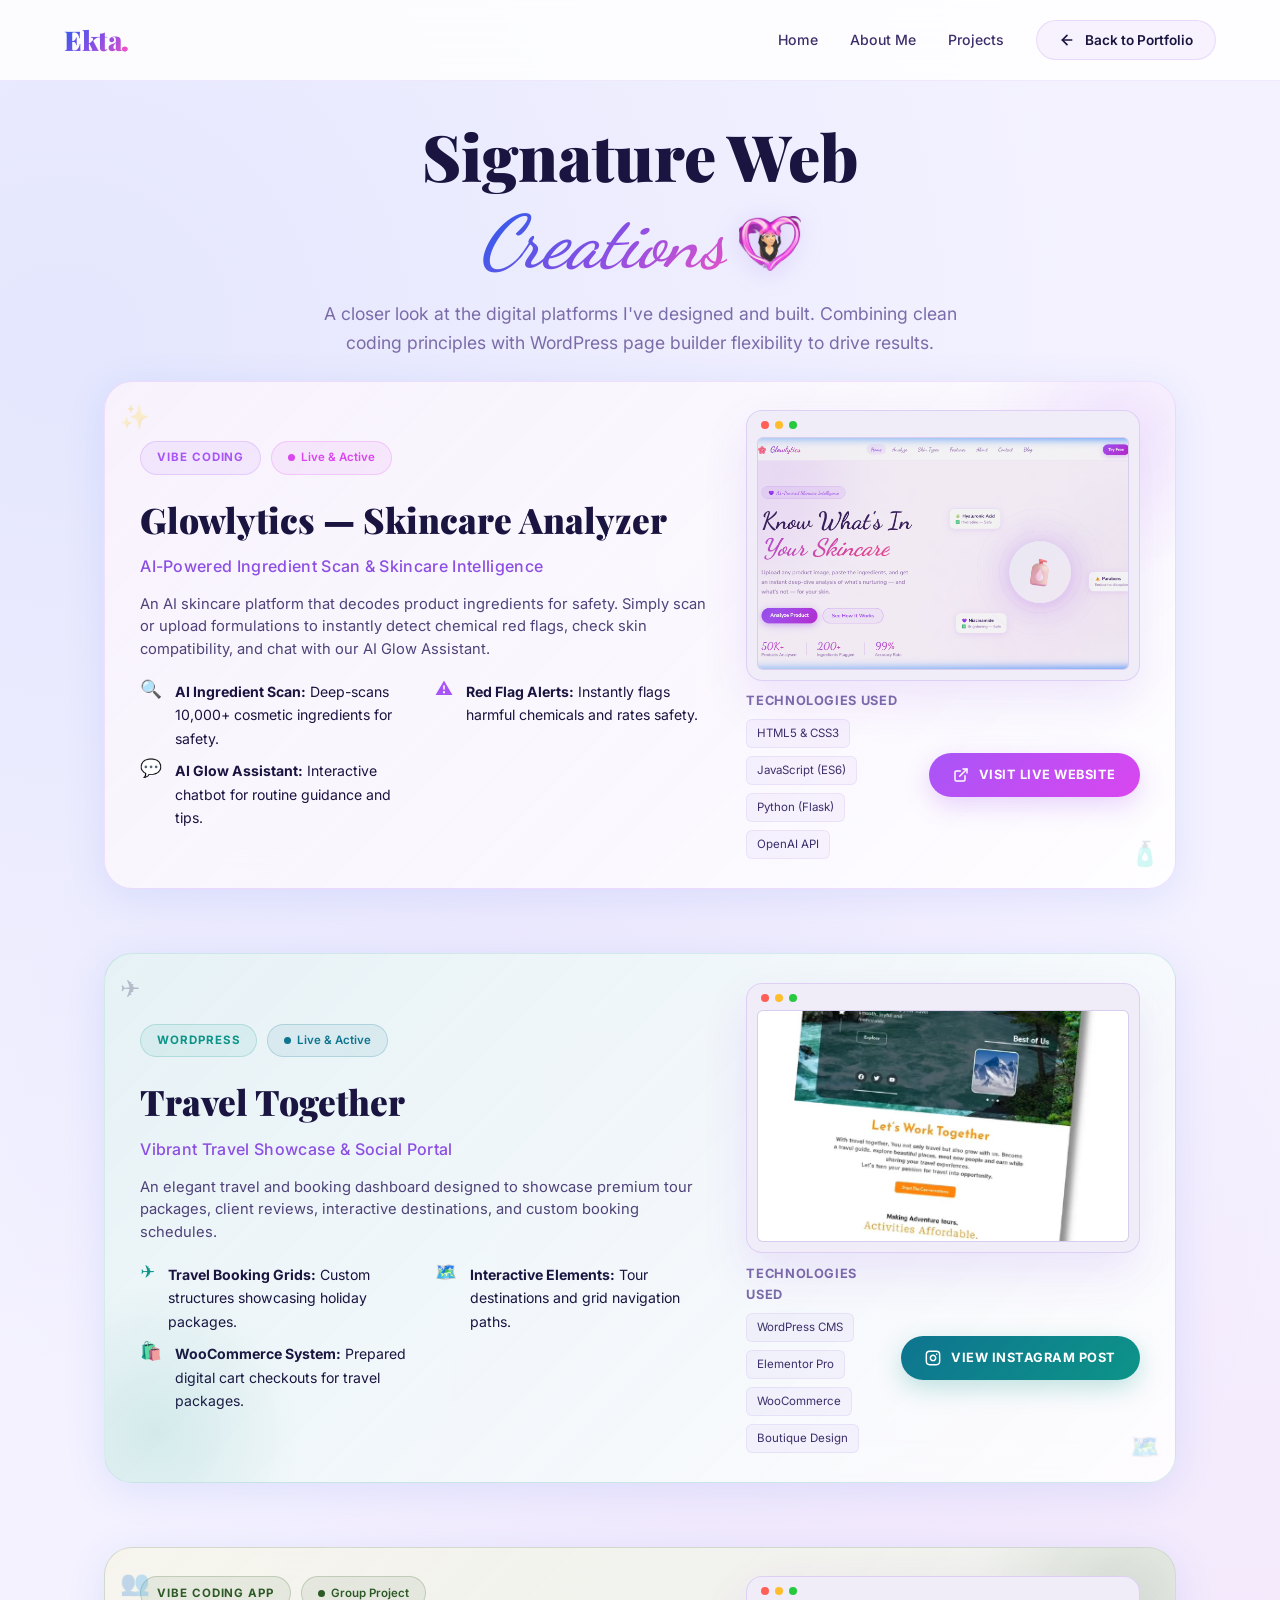
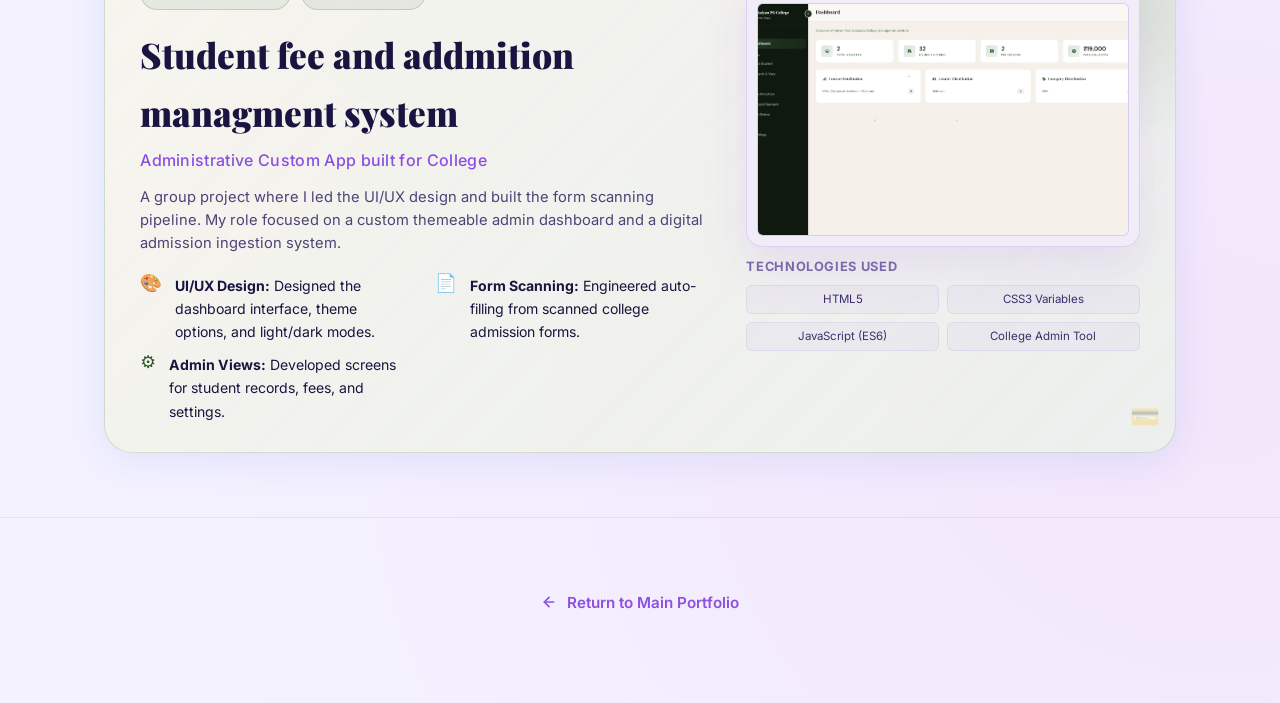
<file: websites.html>
<!DOCTYPE html>
<html lang="en">

<head>
  <meta charset="UTF-8" />
  <meta name="viewport" content="width=device-width, initial-scale=1.0" />
  <title>Website Builds | Ekta Portfolio</title>
  <meta name="description" content="Showcase of client websites designed and developed by Ekta using custom vibe-coding, WordPress, and WooCommerce." />
  
  <!-- Google Fonts -->
  <link rel="preconnect" href="https://fonts.googleapis.com" />
  <link rel="preconnect" href="https://fonts.gstatic.com" crossorigin />
  <link href="https://fonts.googleapis.com/css2?family=Playfair+Display:ital,wght@0,400;0,700;0,900;1,400;1,700&family=Inter:wght@300;400;500;600;700&family=Dancing+Script:wght@600;700&display=swap" rel="stylesheet" />
  
  <!-- Stylesheets -->
  <link rel="stylesheet" href="style.css?v=13" />
  <link rel="stylesheet" href="websites.css?v=1" />
</head>

<body class="websites-page">

  <!-- ─── NAV HEADER ───────────────────────────────── -->
  <header class="websites-header">
    <div class="header-logo">
      <a href="index.html">Ekta<span class="dot">.</span></a>
    </div>
    <nav class="header-nav-links">
      <a href="index.html#hero" class="nav-link-item">Home</a>
      <a href="index.html#about" class="nav-link-item">About Me</a>
      <a href="index.html#work" class="nav-link-item">Projects</a>
      <a href="index.html#work" class="btn-back">
        <svg viewBox="0 0 24 24" fill="none" stroke="currentColor" stroke-width="2.5" stroke-linecap="round" stroke-linejoin="round">
          <line x1="19" y1="12" x2="5" y2="12"></line>
          <polyline points="12 19 5 12 12 5"></polyline>
        </svg>
        Back to Portfolio
      </a>
    </nav>
  </header>

  <!-- ─── INTRO SECTION ────────────────────────────── -->
  <section class="websites-intro">
    <h2 class="section-display">
      Signature Web <em>Creations</em>
      <img src="images/chibi_heart.png" alt="Ekta Heart Chibi" class="intro-chibi-heart" />
    </h2>
    <p>A closer look at the digital platforms I've designed and built. Combining clean coding principles with WordPress page builder flexibility to drive results.</p>
  </section>

  <!-- ─── CASE STUDIES CONTAINER ────────────────────── -->
  <main class="cases-container">

    <!-- CASE 1: GLOWLYTICS SKINCARE ANALYZER (LIVE) -->
    <article class="case-card" id="case-vibe">
      <div class="floating-deco d1">✨</div>
      <div class="floating-deco d2">🧴</div>
      
      <div class="case-info">
        <div class="case-badge-row">
          <span class="tag-badge vibe">Vibe Coding</span>
          <span class="status-badge live">
            <span class="status-pulse"></span>
            Live & Active
          </span>
        </div>
        
        <h3>Glowlytics — Skincare Analyzer</h3>
        <p class="case-tagline">AI-Powered Ingredient Scan & Skincare Intelligence</p>
        
        <p class="case-desc">
          An AI skincare platform that decodes product ingredients for safety. Simply scan or upload formulations to instantly detect chemical red flags, check skin compatibility, and chat with our AI Glow Assistant.
        </p>
        
        <ul class="case-details-list">
          <li>
            <span class="detail-icon">🔍</span>
            <span><strong>AI Ingredient Scan:</strong> Deep-scans 10,000+ cosmetic ingredients for safety.</span>
          </li>
          <li>
            <span class="detail-icon">⚠️</span>
            <span><strong>Red Flag Alerts:</strong> Instantly flags harmful chemicals and rates safety.</span>
          </li>
          <li>
            <span class="detail-icon">💬</span>
            <span><strong>AI Glow Assistant:</strong> Interactive chatbot for routine guidance and tips.</span>
          </li>
        </ul>
      </div>

      <div class="case-visual">
        <div class="mockup-wrapper">
          <div class="browser-bar">
            <span></span><span></span><span></span>
          </div>
          <div class="mockup-image-box slider">
            <div class="slides">
              <img src="images/glowlytics-1.png" alt="Glowlytics Skincare Analyzer Home" />
              <img src="images/glowlytics-2.png" alt="Glowlytics Skincare Analyzer Ingredient Scan" />
              <img src="images/glowlytics-3.png" alt="Glowlytics Skincare Analyzer Chat" />
            </div>
          </div>
        </div>

        <div class="visual-actions">
          <div class="tech-stack">
            <p class="tech-title">Technologies Used</p>
            <div class="tech-tags">
              <span class="tech-tag">HTML5 & CSS3</span>
              <span class="tech-tag">JavaScript (ES6)</span>
              <span class="tech-tag">Python (Flask)</span>
              <span class="tech-tag">OpenAI API</span>
            </div>
          </div>
          
          <div class="button-chibi-group">
            <a href="https://skincare-analyzer.onrender.com/" target="_blank" class="btn-action-site wp-btn">
              <svg viewBox="0 0 24 24" fill="none" stroke="currentColor" stroke-linecap="round" stroke-linejoin="round">
                <path d="M18 13v6a2 2 0 0 1-2 2H5a2 2 0 0 1-2-2V8a2 2 0 0 1 2-2h6"></path>
                <polyline points="15 3 21 3 21 9"></polyline>
                <line x1="10" y1="14" x2="21" y2="3"></line>
              </svg>
              Visit Live Website
            </a>
          </div>
        </div>
      </div>
    </article>

    <!-- CASE 2: TRAVEL TOGETHER WEBSITE (LIVE SHOWCASE) -->
    <article class="case-card" id="case-wp">
      <div class="floating-deco d1">✈️</div>
      <div class="floating-deco d2">🗺️</div>
      
      <div class="case-info">
        <div class="case-badge-row">
          <span class="tag-badge wp">WordPress</span>
          <span class="status-badge live">
            <span class="status-pulse"></span>
            Live & Active
          </span>
        </div>
        
        <h3>Travel Together</h3>
        <p class="case-tagline">Vibrant Travel Showcase & Social Portal</p>
        
        <p class="case-desc">
          An elegant travel and booking dashboard designed to showcase premium tour packages, client reviews, interactive destinations, and custom booking schedules.
        </p>
        
        <ul class="case-details-list">
          <li>
            <span class="detail-icon">✈️</span>
            <span><strong>Travel Booking Grids:</strong> Custom structures showcasing holiday packages.</span>
          </li>
          <li>
            <span class="detail-icon">🗺️</span>
            <span><strong>Interactive Elements:</strong> Tour destinations and grid navigation paths.</span>
          </li>
          <li>
            <span class="detail-icon">🛍️</span>
            <span><strong>WooCommerce System:</strong> Prepared digital cart checkouts for travel packages.</span>
          </li>
        </ul>
      </div>

      <div class="case-visual">
        <div class="mockup-wrapper">
          <div class="browser-bar">
            <span></span><span></span><span></span>
          </div>
          <div class="mockup-image-box slider">
            <div class="slides">
              <img src="images/travel-together-1.png" alt="Travel Together Home Screen" />
              <img src="images/travel-together-2.png" alt="Travel Together Destinations" />
              <img src="images/travel-together-3.png" alt="Travel Together Gallery" />
            </div>
          </div>
        </div>

        <div class="visual-actions">
          <div class="tech-stack">
            <p class="tech-title">Technologies Used</p>
            <div class="tech-tags">
              <span class="tech-tag">WordPress CMS</span>
              <span class="tech-tag">Elementor Pro</span>
              <span class="tech-tag">WooCommerce</span>
              <span class="tech-tag">Boutique Design</span>
            </div>
          </div>
          
          <div class="button-chibi-group">
            <a href="https://www.instagram.com/p/DQrRUXDksSy/" target="_blank" class="btn-action-site wp-btn">
              <svg viewBox="0 0 24 24" fill="none" stroke="currentColor" stroke-width="2.2" stroke-linecap="round" stroke-linejoin="round">
                <rect x="2" y="2" width="20" height="20" rx="5" ry="5"></rect>
                <path d="M16 11.37A4 4 0 1 1 12.63 8 4 4 0 0 1 16 11.37z"></path>
                <line x1="17.5" y1="6.5" x2="17.51" y2="6.5"></line>
              </svg>
              View Instagram Post
            </a>
          </div>
        </div>
      </div>
    </article>

    <!-- CASE 3: STUDENT & FEES MANAGEMENT SYSTEM (COLLEGE APP) -->
    <article class="case-card" id="case-app">
      <div class="floating-deco d1">👥</div>
      <div class="floating-deco d2">💳</div>
      
      <div class="case-info">
        <div class="case-badge-row">
          <span class="tag-badge vibe">Vibe Coding App</span>
          <span class="status-badge showcase">
            <span class="status-pulse"></span>
            Group Project
          </span>
        </div>
        
        <h3>Student fee and addmition managment system</h3>
        <p class="case-tagline">Administrative Custom App built for College</p>
        
        <p class="case-desc">
          A group project where I led the UI/UX design and built the form scanning pipeline. My role focused on a custom themeable admin dashboard and a digital admission ingestion system.
        </p>
        
        <ul class="case-details-list">
          <li>
            <span class="detail-icon">🎨</span>
            <span><strong>UI/UX Design:</strong> Designed the dashboard interface, theme options, and light/dark modes.</span>
          </li>
          <li>
            <span class="detail-icon">📄</span>
            <span><strong>Form Scanning:</strong> Engineered auto-filling from scanned college admission forms.</span>
          </li>
          <li>
            <span class="detail-icon">⚙️</span>
            <span><strong>Admin Views:</strong> Developed screens for student records, fees, and settings.</span>
          </li>
        </ul>
      </div>

      <div class="case-visual">
        <div class="mockup-wrapper">
          <div class="browser-bar">
            <span></span><span></span><span></span>
          </div>
          <div class="mockup-image-box slider-four">
            <div class="slides">
              <img src="images/student-mgmt-1.png" alt="Student Fee & Admission Management System Dashboard" />
              <img src="images/student-mgmt-4.png" alt="Student Fee & Admission Management System Add Student" />
              <img src="images/student-mgmt-2.png" alt="Student Fee & Admission Management System Fee Status" />
              <img src="images/student-mgmt-3.png" alt="Student Fee & Admission Management System Settings" />
            </div>
          </div>
        </div>

        <div class="visual-actions">
          <div class="tech-stack">
            <p class="tech-title">Technologies Used</p>
            <div class="tech-tags">
              <span class="tech-tag">HTML5</span>
              <span class="tech-tag">CSS3 Variables</span>
              <span class="tech-tag">JavaScript (ES6)</span>
              <span class="tech-tag">College Admin Tool</span>
            </div>
          </div>
        </div>
      </div>
    </article>

  </main>

  <!-- ─── FOOTER HOME LINK ─────────────────────────── -->
  <footer class="websites-footer">
    <a href="index.html" class="btn-bottom-home">
      <svg viewBox="0 0 24 24" fill="none" stroke="currentColor" stroke-width="2.5" stroke-linecap="round" stroke-linejoin="round">
        <line x1="19" y1="12" x2="5" y2="12"></line>
        <polyline points="12 19 5 12 12 5"></polyline>
      </svg>
      Return to Main Portfolio
    </a>
  </footer>

  <script>
    // Smooth reveal for case cards as they enter the viewport
    document.addEventListener('DOMContentLoaded', () => {
      const cards = document.querySelectorAll('.case-card');
      
      // Start hidden with small shift down
      cards.forEach(card => {
        card.style.opacity = '0';
        card.style.transform = 'translateY(40px)';
        card.style.transition = 'opacity 0.9s cubic-bezier(0.25, 1, 0.5, 1), transform 0.9s cubic-bezier(0.25, 1, 0.5, 1)';
      });

      const observer = new IntersectionObserver((entries) => {
        entries.forEach((entry, i) => {
          if (entry.isIntersecting) {
            setTimeout(() => {
              entry.target.style.opacity = '1';
              entry.target.style.transform = 'translateY(0)';
            }, i * 150); // slight stagger
            observer.unobserve(entry.target);
          }
        });
      }, { threshold: 0.1 });

      cards.forEach(card => observer.observe(card));
    });
  </script>

</body>

</html>
</file>
<file: style.css>
/* ═══════════════════════════════════════════════════
   EKTA PORTFOLIO — style.css
   Palette extracted from chibi images:
   Royal Blue #FF1E27 → Purple #7A0CBA → Pink-Lavender #3F00B5
   ═══════════════════════════════════════════════════ */

/* ── RESET & BASE ─────────────────────────────────── */
*, *::before, *::after { box-sizing: border-box; margin: 0; padding: 0; }

:root {
  /* ── Brand Colors from chibi images ── */
  --blue:         #255DEC;   /* Royal Blue (left of gradient) */
  --blue-mid:     #5C4EC9;   /* Blue-Purple transition */
  --purple:       #8C4FE3;   /* Deep Purple (center) */
  --lavender:     #D46BDD;   /* Lavender-Purple */
  --pink:         #EA53C7;   /* Pink-Lavender (right of gradient) */

  /* ── Gradient (matches image background exactly) ── */
  --grad-main:    linear-gradient(135deg, #255DEC 0%, #8C4FE3 55%, #EA53C7 100%);
  --grad-soft:    linear-gradient(135deg, rgba(37,93,236,0.12) 0%, rgba(234,83,199,0.12) 100%);
  --grad-card:    linear-gradient(135deg, rgba(37,93,236,0.08) 0%, rgba(234,83,199,0.08) 100%);

  /* ── Backgrounds ── */
  --bg-white:     #FFFFFF;
  --bg-light:     #F4F2FF;   /* Very light lavender-white */
  --bg-section:   #EDE9FF;   /* Soft purple-tinted section bg */
  --bg-dark:      #0F0B1F;   /* Deep navy dark */
  --bg-dark2:     #1A1440;   /* Dark navy for alternating sections */

  /* ── Text ── */
  --text-dark:    #1A1440;   /* Deep navy text */
  --text-mid:     #3D2F6B;   /* Mid purple text */
  --text-light:   #F4F2FF;   /* Light on dark bg */
  --text-muted:   #7B6BA8;   /* Muted purple */

  /* ── Accents ── */
  --white:        #FFFFFF;
  --teal:         #059669;   /* Guitar teal — for accents */
  --mint:         #22C55E;   /* Headphones mint — for highlights */

  --font-serif:   'Playfair Display', Georgia, serif;
  --font-sans:    'Inter', system-ui, sans-serif;
  --font-script:  'Dancing Script', cursive;

  --radius-sm:  8px;
  --radius-md:  16px;
  --radius-lg:  28px;
  --radius-xl:  48px;

  --shadow-blue:  0 8px 32px rgba(37,93,236,0.2);
  --shadow-purple:0 8px 32px rgba(140,78,227,0.2);
  --shadow-soft:  0 4px 24px rgba(37,93,236,0.08);
  --shadow-card:  0 8px 40px rgba(37,93,236,0.1);
  --shadow-hover: 0 20px 60px rgba(140,78,227,0.22);

  --transition: 0.35s cubic-bezier(0.4, 0, 0.2, 1);
}

html { scroll-behavior: smooth; }

body {
  font-family: var(--font-sans);
  background-color: var(--bg-white);
  color: var(--text-dark);
  line-height: 1.65;
  overflow-x: hidden;
}

img { max-width: 100%; display: block; }
a   { text-decoration: none; color: inherit; }
ul  { list-style: none; }

/* ── SCROLLBAR ─────────────────────────────────────── */
::-webkit-scrollbar { width: 6px; }
::-webkit-scrollbar-track { background: var(--bg-light); }
::-webkit-scrollbar-thumb {
  background: var(--grad-main);
  border-radius: 10px;
}

/* ── TYPOGRAPHY HELPERS ──────────────────────────── */
.section-display {
  font-family: var(--font-serif);
  font-size: clamp(2.4rem, 5vw, 4rem);
  font-weight: 900;
  line-height: 1.1;
  color: var(--text-dark);
}
.section-display em {
  font-style: italic;
  font-family: var(--font-script);
  font-weight: 600;
  font-size: 1.15em;
  background: var(--grad-main);
  -webkit-background-clip: text;
  -webkit-text-fill-color: transparent;
  background-clip: text;
}
.section-sub {
  font-size: 1rem;
  color: var(--text-muted);
  margin-top: 0.75rem;
}
.text-center { text-align: center; }
.section-header { margin-bottom: 3rem; }

/* ── PLACEHOLDER STYLES ──────────────────────────── */
.placeholder-img {
  background: var(--grad-soft);
  border: 2px dashed var(--lavender);
  border-radius: var(--radius-md);
  display: flex;
  flex-direction: column;
  align-items: center;
  justify-content: center;
  gap: 0.5rem;
  padding: 2rem;
  text-align: center;
  color: rgba(255, 255, 255, 0.6);
  font-size: 0.9rem;
  min-height: 180px;
}
.placeholder-img span {
  font-size: 1.4rem;
  font-weight: 700;
  color: var(--white);
}
.placeholder-img small { opacity: 0.8; font-size: 0.78rem; }
.placeholder-img.small { min-height: 100px; padding: 1rem; }

/* ════════════════════════════════════════════════════
   NAV
   ════════════════════════════════════════════════════ */
#navbar {
  position: fixed; top: 0; left: 0; right: 0; z-index: 1000;
  display: flex; align-items: center; justify-content: space-between;
  padding: 1.1rem 5%;
  background: rgba(255, 255, 255, 0.88);
  backdrop-filter: blur(16px);
  border-bottom: 1px solid rgba(140, 78, 227, 0.12);
  transition: var(--transition);
}
#navbar.scrolled {
  box-shadow: 0 4px 24px rgba(255,30,39,0.12);
}
.nav-logo {
  font-family: var(--font-serif);
  font-size: 1.7rem;
  font-weight: 900;
  background: var(--grad-main);
  -webkit-background-clip: text;
  -webkit-text-fill-color: transparent;
  background-clip: text;
  letter-spacing: -0.5px;
}

.nav-links {
  display: flex; align-items: center; gap: 2rem;
}
.nav-links a {
  font-size: 0.88rem;
  font-weight: 500;
  color: var(--text-dark);
  letter-spacing: 0.04em;
  padding: 0.35rem 0.6rem;
  border-radius: 999px;
  transition: var(--transition);
}
.nav-links a:hover { color: var(--purple); }

.nav-cta {
  background: var(--grad-main) !important;
  color: white !important;
  padding: 0.5rem 1.4rem !important;
  border-radius: 999px !important;
  font-weight: 600 !important;
  box-shadow: var(--shadow-blue);
}
.nav-cta:hover {
  transform: scale(1.04);
  box-shadow: var(--shadow-purple);
  color: white !important;
}

.hamburger { display: none; flex-direction: column; gap: 5px; background: none; border: none; cursor: pointer; padding: 6px; }
.hamburger span { display: block; width: 24px; height: 2px; background: var(--purple); border-radius: 4px; transition: var(--transition); }

/* ════════════════════════════════════════════════════
   HERO
   ════════════════════════════════════════════════════ */
#hero {
  min-height: 100vh;
  display: grid;
  grid-template-columns: 120px 1fr 380px;
  align-items: center;
  padding: 7rem 5% 2rem;
  background: var(--bg-white);
  position: relative;
  overflow: hidden;
}

/* Soft gradient blobs */
#hero::before {
  content: '';
  position: absolute;
  width: 700px; height: 700px;
  background: radial-gradient(circle, rgba(63,0,181,0.15) 0%, transparent 65%);
  top: -200px; right: -50px;
  pointer-events: none;
  animation: blobFloat 8s ease-in-out infinite;
}
#hero::after {
  content: '';
  position: absolute;
  width: 500px; height: 500px;
  background: radial-gradient(circle, rgba(255,30,39,0.1) 0%, transparent 65%);
  bottom: -150px; left: 50px;
  pointer-events: none;
  animation: blobFloat 10s ease-in-out infinite reverse;
}
@keyframes blobFloat {
  0%, 100% { transform: translateY(0) scale(1); }
  50%       { transform: translateY(-30px) scale(1.05); }
}

/* Film strip */
.hero-left {
  display: flex; align-items: center; justify-content: flex-start;
  position: relative; z-index: 1;
}
.film-strip {
  display: flex; flex-direction: column; gap: 6px;
  width: 80px;
}
.film-frame {
  height: 90px;
  background: var(--bg-light);
  border: 1.5px solid rgba(122,12,186,0.15);
  border-radius: 10px;
  position: relative;
  overflow: hidden;
  transition: var(--transition);
  cursor: default;
}
.film-frame:hover {
  border-color: var(--pink);
  background: white;
  transform: translateX(4px) scale(1.04);
  box-shadow: 0 8px 24px rgba(122,12,186,0.2);
}

/* Icon content inside each frame */
.film-icon {
  width: 100%; height: 100%;
  display: flex; flex-direction: column;
  align-items: center; justify-content: center;
  gap: 5px; padding: 8px 4px;
}
.film-icon svg {
  width: 28px; height: 28px;
  flex-shrink: 0;
  transition: transform 0.3s ease;
}
.film-frame:hover .film-icon svg {
  transform: scale(1.15);
}
.film-icon span {
  font-size: 0.6rem;
  font-weight: 600;
  letter-spacing: 0.06em;
  text-transform: uppercase;
  background: var(--grad-main);
  -webkit-background-clip: text;
  -webkit-text-fill-color: transparent;
  background-clip: text;
  text-align: center;
  line-height: 1.2;
}


/* Hero center */
.hero-center {
  text-align: center; padding: 0 2rem;
  position: relative; z-index: 1;
}
.hero-tagline {
  font-size: 0.78rem;
  letter-spacing: 0.22em;
  text-transform: uppercase;
  background: var(--grad-main);
  -webkit-background-clip: text;
  -webkit-text-fill-color: transparent;
  background-clip: text;
  margin-bottom: 0.8rem;
  font-weight: 600;
}
.hero-title {
  display: flex; flex-direction: column;
  align-items: center; gap: 0;
  margin-bottom: 1rem;
}
.block-large {
  font-family: var(--font-serif);
  font-size: clamp(3.5rem, 7.5vw, 7.5rem);
  font-weight: 900;
  background: var(--grad-main);
  -webkit-background-clip: text;
  -webkit-text-fill-color: transparent;
  background-clip: text;
  line-height: 0.88;
  letter-spacing: -3px;
  display: block;
}
.hero-name {
  font-family: var(--font-serif);
  font-size: 1rem;
  letter-spacing: 0.45em;
  color: var(--text-mid);
  margin-bottom: 0.4rem;
  font-weight: 700;
}
.hero-role {
  font-size: 0.82rem;
  color: var(--text-muted);
  font-style: italic;
  margin-bottom: 1.6rem;
  letter-spacing: 0.05em;
}

/* ── Download Resume Button ── */
.btn-resume {
  display: inline-flex;
  align-items: center;
  gap: 0.55rem;
  padding: 0.75rem 2rem;
  border-radius: 999px;
  font-size: 0.85rem;
  font-weight: 700;
  letter-spacing: 0.06em;
  text-transform: uppercase;
  background: var(--grad-main);
  color: #fff;
  box-shadow: 0 8px 28px rgba(122,12,186,0.35);
  transition: var(--transition);
  position: relative;
  overflow: hidden;
  margin-bottom: 2rem;
  text-decoration: none;
}
.btn-resume::before {
  content: '';
  position: absolute;
  inset: 0;
  background: linear-gradient(135deg, rgba(255,255,255,0.18) 0%, transparent 60%);
  border-radius: 999px;
  pointer-events: none;
}
.btn-resume svg {
  width: 16px;
  height: 16px;
  stroke: #fff;
  flex-shrink: 0;
  transition: transform 0.3s ease;
}
.btn-resume:hover {
  transform: scale(1.06) translateY(-2px);
  box-shadow: 0 14px 36px rgba(122,12,186,0.5);
}
.btn-resume:hover svg {
  transform: translateY(2px);
}

.scroll-hint {
  display: inline-flex; flex-direction: column; align-items: center; gap: 0.4rem;
  color: var(--text-muted); opacity: 0.7;
  transition: var(--transition);
  font-family: var(--font-script); font-size: 1.1rem;
}
.scroll-hint:hover { opacity: 1; transform: translateY(4px); }
.scroll-arrow { width: 20px; height: 20px; animation: bounce 1.8s infinite; }
@keyframes bounce {
  0%, 100% { transform: translateY(0); }
  50%       { transform: translateY(6px); }
}

/* ── Hero Right: Floating chibi NO BOX ── */
.hero-right {
  position: relative; z-index: 1;
  display: flex; align-items: flex-end; justify-content: center;
  height: 100%;
}

.hero-chibi-float {
  display: flex; flex-direction: column;
  align-items: center; gap: 1.2rem;
  position: relative;
}

/* Soft shadow/glow under chibi */
.hero-chibi-float::before {
  content: '';
  position: absolute;
  bottom: 60px; left: 50%;
  transform: translateX(-50%);
  width: 200px; height: 40px;
  background: radial-gradient(ellipse, rgba(122,12,186,0.25) 0%, transparent 70%);
  border-radius: 50%;
  z-index: 0;
}

.chibi-float-img {
  width: 300px;
  height: auto;
  display: block;
  position: relative; z-index: 1;
  animation: chibiFloat 4s ease-in-out infinite;
  filter: drop-shadow(0 20px 40px rgba(122,12,186,0.3));
}

@keyframes chibiFloat {
  0%, 100% { transform: translateY(0px); }
  50%       { transform: translateY(-12px); }
}

.connect-pill {
  background: var(--grad-main);
  color: white;
  font-size: 0.78rem;
  letter-spacing: 0.1em;
  font-weight: 700;
  padding: 0.65rem 1.8rem;
  border-radius: 999px;
  transition: var(--transition);
  box-shadow: 0 8px 24px rgba(122,12,186,0.4);
  position: relative; z-index: 1;
}
.connect-pill:hover {
  transform: scale(1.05) translateY(-2px);
  box-shadow: 0 12px 32px rgba(122,12,186,0.5);
}

/* ════════════════════════════════════════════════════
   HERO FLOATING ACHIEVEMENT CARDS
   ════════════════════════════════════════════════════ */
.hero-float-cards {
  position: relative;
  width: 340px;
  height: 130px;
  margin-bottom: -10px;
  flex-shrink: 0;
}

/* Base card style */
.float-card {
  position: absolute;
  display: flex;
  align-items: center;
  gap: 8px;
  padding: 8px 14px;
  border-radius: 40px;
  backdrop-filter: blur(12px);
  border: 1.5px solid rgba(255, 255, 255, 0.6);
  box-shadow: 0 8px 24px rgba(122,12,186,0.18);
  white-space: nowrap;
  cursor: default;
  transition: transform 0.3s ease, box-shadow 0.3s ease;
}
.float-card:hover {
  transform: scale(1.06) translateY(-3px);
  box-shadow: 0 14px 32px rgba(122,12,186,0.3);
}

.card-emoji {
  font-size: 1.2rem;
  line-height: 1;
  flex-shrink: 0;
}
.card-text {
  display: flex;
  flex-direction: column;
  line-height: 1.2;
}
.card-text strong {
  font-size: 0.8rem;
  font-weight: 700;
  color: var(--text-dark);
}
.card-text span {
  font-size: 0.65rem;
  color: var(--text-muted);
  font-weight: 500;
}

/* Card 1 — Greeting pill: left top, glass white */
.card-greet {
  background: rgba(255, 255, 255, 0.92);
  top: 0px; left: 0px;
  animation: floatCard1 4.5s ease-in-out infinite;
}

/* Card 2 — Views: right top, soft purple tint */
.card-views {
  background: rgba(63,0,181,0.12);
  border-color: rgba(63,0,181,0.35);
  top: 0px; right: 0px;
  animation: floatCard2 5s ease-in-out infinite 0.8s;
}
.card-views .card-text strong {
  background: var(--grad-main);
  -webkit-background-clip: text;
  -webkit-text-fill-color: transparent;
  background-clip: text;
}

/* Card 3 — MSc: left bottom, blue tint */
.card-msc {
  background: rgba(255,30,39,0.1);
  border-color: rgba(255,30,39,0.3);
  bottom: 0px; left: 20px;
  animation: floatCard1 6s ease-in-out infinite 1.2s;
}
.card-msc .card-text strong {
  background: var(--grad-main);
  -webkit-background-clip: text;
  -webkit-text-fill-color: transparent;
  background-clip: text;
}

/* Card 4 — Clients: right bottom, gradient border */
.card-clients {
  background: rgba(255, 255, 255, 0.88);
  border: 1.5px solid transparent;
  background-clip: padding-box;
  bottom: 0px; right: 10px;
  animation: floatCard2 5.5s ease-in-out infinite 0.4s;
  position: absolute;
}
.card-clients::before {
  content: '';
  position: absolute;
  inset: -1.5px;
  border-radius: 40px;
  background: var(--grad-main);
  z-index: -1;
  opacity: 0.6;
}

/* Card float animations */
@keyframes floatCard1 {
  0%, 100% { transform: translateY(0px); }
  50%       { transform: translateY(-7px); }
}
@keyframes floatCard2 {
  0%, 100% { transform: translateY(0px); }
  50%       { transform: translateY(-5px) translateX(3px); }
}

/* ── Decoration wrap around chibi ── */
.deco-wrap {
  position: relative;
  width: 300px;
  display: flex;
  align-items: center;
  justify-content: center;
}

/* Base deco style */
.deco {
  position: absolute;
  pointer-events: none;
  z-index: 2;
}

/* 🌙 Big Crescent Moon — top left */
.deco-moon {
  width: 52px; height: 52px;
  top: 10px; left: -30px;
  animation: decoFloat 5s ease-in-out infinite;
  filter: drop-shadow(0 4px 12px rgba(255,30,39,0.5));
}

/* ✦ 4-point Star — top right */
.deco-star1 {
  width: 30px; height: 30px;
  top: 20px; right: -18px;
  animation: decoSpin 7s linear infinite;
  filter: drop-shadow(0 3px 8px rgba(63,0,181,0.6));
}

/* ✦ Small Star — right middle */
.deco-star2 {
  width: 20px; height: 20px;
  top: 45%; right: -28px;
  animation: decoFloat 4s ease-in-out infinite 1s;
  filter: drop-shadow(0 2px 6px rgba(122,12,186,0.5));
}

/* ✦ Tiny Star — bottom left */
.deco-star3 {
  width: 16px; height: 16px;
  bottom: 25%; left: -22px;
  animation: decoFloat 6s ease-in-out infinite 0.5s;
  filter: drop-shadow(0 2px 6px rgba(255,30,39,0.5));
}

/* 🌙 Small Moon — bottom right */
.deco-moon2 {
  width: 34px; height: 34px;
  bottom: 18%; right: -24px;
  animation: decoFloat 5.5s ease-in-out infinite 1.5s;
  filter: drop-shadow(0 3px 10px rgba(192,96,216,0.55));
}

/* Glowing dots */
.deco-dot1, .deco-dot2, .deco-dot3 {
  width: 8px; height: 8px;
  border-radius: 50%;
  background: var(--grad-main);
  box-shadow: 0 0 10px rgba(122,12,186,0.7);
  animation: twinkle 2.5s ease-in-out infinite;
}
.deco-dot1 {
  top: 5px; right: 30px;
  animation-delay: 0s;
}
.deco-dot2 {
  top: 35%; left: -15px;
  width: 6px; height: 6px;
  animation-delay: 0.8s;
}
.deco-dot3 {
  bottom: 10px; right: -10px;
  width: 5px; height: 5px;
  animation-delay: 1.4s;
}

/* Animations */
@keyframes decoFloat {
  0%, 100% { transform: translateY(0px) rotate(0deg); }
  33%       { transform: translateY(-8px) rotate(5deg); }
  66%       { transform: translateY(-4px) rotate(-3deg); }
}
@keyframes decoSpin {
  0%   { transform: rotate(0deg) scale(1); }
  50%  { transform: rotate(180deg) scale(1.15); }
  100% { transform: rotate(360deg) scale(1); }
}
@keyframes twinkle {
  0%, 100% { opacity: 1;   transform: scale(1); }
  50%       { opacity: 0.3; transform: scale(0.6); }
}



/* ════════════════════════════════════════════════════
   WHERE IT ALL BEGAN
   ════════════════════════════════════════════════════ */
.section-began {
  display: grid; grid-template-columns: 1.25fr 1.75fr;
  gap: 4rem; align-items: center;
  padding: 7rem 8%;
  background: #0f0a24;
  background-image: 
    radial-gradient(circle at 10% 20%, rgba(37, 93, 236, 0.35) 0%, transparent 55%),
    radial-gradient(circle at 90% 10%, rgba(234, 83, 199, 0.35) 0%, transparent 55%),
    radial-gradient(circle at 50% 80%, rgba(140, 78, 227, 0.35) 0%, transparent 60%),
    radial-gradient(circle at 80% 90%, rgba(234, 83, 199, 0.25) 0%, transparent 50%),
    radial-gradient(circle at 20% 80%, rgba(255, 138, 61, 0.15) 0%, transparent 45%);
  position: relative; overflow: hidden;
}
/* Layers a warm secondary mesh glow */
.section-began::before {
  content: '';
  position: absolute;
  inset: 0;
  background: radial-gradient(circle at 75% 30%, rgba(234, 83, 199, 0.12) 0%, transparent 50%);
  pointer-events: none;
}
.section-began .section-display {
  color: var(--text-light);
  font-size: clamp(2.35rem, 4.8vw, 4.0rem);
  text-shadow: 0 4px 18px rgba(234, 83, 199, 0.35);
}

/* Pinned profile wrapper & float decos with glowing filters */
.pinned-profile-img-wrapper {
  position: relative;
  display: inline-block;
  width: 100%;
  max-width: 455px;
}
.left-deco {
  position: absolute;
  pointer-events: none;
  z-index: 5;
  width: 2.2rem;
  height: 2.2rem;
  filter: drop-shadow(0 4px 8px rgba(0,0,0,0.3)) drop-shadow(0 0 8px rgba(63, 0, 181, 0.45));
  animation: floatDeco 3.5s ease-in-out infinite;
}
.pinned-profile-img-wrapper .deco-moon {
  top: -15px;
  left: -25px;
  width: 2.5rem;
  height: 2.5rem;
  animation-delay: 0s;
  filter: drop-shadow(0 4px 8px rgba(0,0,0,0.3)) drop-shadow(0 0 10px rgba(255, 30, 39, 0.5));
}
.pinned-profile-img-wrapper .deco-star1 {
  bottom: 25%;
  right: -30px;
  width: 1.8rem;
  height: 1.8rem;
  animation-delay: 1.2s;
  filter: drop-shadow(0 4px 8px rgba(0,0,0,0.3)) drop-shadow(0 0 10px rgba(63, 0, 181, 0.5));
}
.pinned-profile-img-wrapper .deco-star2 {
  top: 30px;
  right: -20px;
  width: 1.5rem;
  height: 1.5rem;
  animation-delay: 2.4s;
  filter: drop-shadow(0 4px 8px rgba(0,0,0,0.3)) drop-shadow(0 0 8px rgba(122, 12, 186, 0.5));
}

/* Pinned profile image with glowing border and shadow */
.pinned-profile-img {
  position: relative;
  margin-top: 2rem;
  width: 100%;
  max-width: 455px;
  transform: rotate(-2.5deg);
  transition: all 0.3s cubic-bezier(0.25, 0.8, 0.25, 1);
  box-shadow: 0 12px 35px rgba(0,0,0,0.6), 0 0 20px rgba(63, 0, 181, 0.25);
  border: 2px solid rgba(234, 83, 199, 0.35);
  border-radius: 8px;
}
.pinned-profile-img img {
  width: 100%;
  display: block;
  border-radius: 8px;
}
.pinned-profile-img:hover {
  transform: scale(1.04) rotate(0deg) translateY(-6px);
  box-shadow: 0 22px 45px rgba(0,0,0,0.7), 0 0 30px rgba(63, 0, 181, 0.4);
}

/* Instagram profile link badges with Instagram theme */
.profile-ig-links {
  margin-top: 1.5rem;
  display: flex;
  flex-wrap: wrap;
  gap: 15px;
  justify-content: center;
  width: 100%;
  max-width: 455px;
  transform: rotate(-1deg);
}
.profile-ig-link {
  background: rgba(15, 11, 31, 0.4);
  border: 1px solid rgba(63, 0, 181, 0.4);
  color: #ffb3d1; /* Softer glowing pink */
  padding: 0.5rem 1.1rem;
  border-radius: 999px;
  font-size: 0.85rem;
  font-weight: 600;
  display: inline-flex;
  align-items: center;
  gap: 8px;
  transition: all 0.3s cubic-bezier(0.25, 0.8, 0.25, 1);
  backdrop-filter: blur(8px);
  box-shadow: 0 4px 15px rgba(0,0,0,0.2), 0 0 10px rgba(122, 12, 186, 0.15);
}
.profile-ig-link:hover {
  background: var(--grad-main);
  border-color: transparent;
  transform: translateY(-3px) scale(1.05);
  box-shadow: 0 8px 25px rgba(122, 12, 186, 0.55), 0 0 15px rgba(63, 0, 181, 0.3);
  color: #ffffff;
}
.ig-btn-icon {
  width: 16px;
  height: 16px;
  stroke: currentColor;
}

/* ── Study Board Wrapper & Floating cute decos with glowing filter ── */
.study-board-wrapper {
  position: relative;
  width: 100%;
  max-width: 760px;
  margin: 0 auto;
}
.board-deco {
  position: absolute;
  pointer-events: none;
  z-index: 5;
  width: 2rem;
  height: 2rem;
  filter: drop-shadow(0 4px 8px rgba(0,0,0,0.3)) drop-shadow(0 0 8px rgba(63, 0, 181, 0.45));
  animation: floatDeco 4s ease-in-out infinite;
}
.deco-heart1 {
  top: -25px;
  left: -15px;
  width: 2.5rem;
  height: 2.5rem;
  animation-delay: 0s;
  filter: drop-shadow(0 4px 8px rgba(0,0,0,0.3)) drop-shadow(0 0 10px rgba(63, 0, 181, 0.5));
}
.deco-heart2 {
  bottom: -20px;
  right: 15px;
  width: 2.3rem;
  height: 2.3rem;
  animation-delay: 1.5s;
  filter: drop-shadow(0 4px 8px rgba(0,0,0,0.3)) drop-shadow(0 0 10px rgba(255, 30, 39, 0.5));
}
.deco-sparkle1 {
  top: 30%;
  right: -30px;
  width: 1.8rem;
  height: 1.8rem;
  animation-delay: 0.7s;
  filter: drop-shadow(0 4px 8px rgba(0,0,0,0.3)) drop-shadow(0 0 8px rgba(63, 0, 181, 0.5));
}
.deco-bubble {
  bottom: 40%;
  left: -30px;
  width: 2.1rem;
  height: 2.1rem;
  animation-delay: 2.2s;
  filter: drop-shadow(0 4px 8px rgba(0,0,0,0.3)) drop-shadow(0 0 8px rgba(255, 30, 39, 0.5));
}
.deco-star {
  top: -20px;
  right: 45px;
  width: 1.9rem;
  height: 1.9rem;
  animation-delay: 1.1s;
  filter: drop-shadow(0 4px 8px rgba(0,0,0,0.3)) drop-shadow(0 0 8px rgba(63, 0, 181, 0.5));
}
.deco-like {
  bottom: -25px;
  left: 75px;
  width: 2.2rem;
  height: 2.2rem;
  animation-delay: 2.8s;
  filter: drop-shadow(0 4px 8px rgba(0,0,0,0.3)) drop-shadow(0 0 8px rgba(255, 30, 39, 0.5));
}

.svg-deco-icon {
  width: 100%;
  height: 100%;
  display: block;
}

@keyframes floatDeco {
  0%, 100% { transform: translateY(0) scale(1); }
  50% { transform: translateY(-8px) scale(1.15); }
}

/* ── Study Board Container (Sleek Thinner Border: 4px) ── */
.study-board {
  position: relative;
  background: radial-gradient(circle at center, #23173d 0%, #0c081d 100%);
  border: 4px solid rgba(63, 0, 181, 0.45);
  border-radius: var(--radius-lg);
  padding: 2.2rem 1.8rem;
  display: flex;
  flex-wrap: wrap;
  gap: 20px;
  justify-content: center;
  align-items: flex-start;
  box-shadow: inset 0 0 35px rgba(0,0,0,0.85), 0 16px 48px rgba(122, 12, 186, 0.25);
  min-height: 480px;
  max-width: 760px;
  margin: 0 auto;
}

/* Base study board item */
.board-item {
  position: relative;
  transition: all 0.3s cubic-bezier(0.25, 0.8, 0.25, 1);
  box-shadow: 0 6px 14px rgba(0,0,0,0.25);
}
.board-item:hover {
  transform: scale(1.06) rotate(0deg) translateY(-8px) !important;
  z-index: 10;
  box-shadow: 0 20px 35px rgba(0,0,0,0.4);
}

/* Main Story Paper (Resized to look full and cozy) */
.note-paper {
  background: #fdfbf2;
  background-image: linear-gradient(rgba(255, 30, 39, 0.08) 1px, transparent 1px);
  background-size: 100% 22px;
  border: 1px solid #e2e8f0;
  border-left: 3px solid #ff8787; /* Margin line */
  border-radius: 4px;
  padding: 1.5rem 1.3rem 1.2rem 1.8rem;
  width: 100%;
  max-width: 270px;
  line-height: 22px;
}
.note-paper .began-desc {
  color: #2b3040;
  font-size: 0.84rem;
  font-weight: 500;
  line-height: 22px;
  text-decoration: underline;
  text-decoration-style: wavy;
  text-decoration-color: #ff6097;
  text-decoration-thickness: 1px;
  text-underline-offset: 5px;
}

/* Instagram Post & Reel Cards (Resized slightly larger) */
.ig-card {
  background: #ffffff;
  border: 1px solid rgba(0, 0, 0, 0.08);
  padding: 10px;
  display: flex;
  flex-direction: column;
  gap: 8px;
  border-radius: 8px;
  box-shadow: 0 8px 20px rgba(0,0,0,0.3);
}
.ig-post {
  width: 175px;
}
.ig-reel {
  width: 150px;
}
.ig-card-header {
  display: flex;
  align-items: center;
  gap: 6px;
}
.ig-avatar {
  width: 18px;
  height: 18px;
  border-radius: 50%;
  background: var(--grad-main);
}
.ig-username {
  font-size: 0.65rem;
  font-weight: 700;
  color: #262626;
}
.ig-card-media {
  height: 110px;
  background: linear-gradient(135deg, #fdfbf7 0%, #eee8f5 100%);
  display: flex;
  flex-direction: column;
  align-items: center;
  justify-content: center;
  border-radius: 4px;
  border: 1px solid rgba(0, 0, 0, 0.08);
  position: relative;
  overflow: hidden;
}
.ig-icon {
  width: 24px;
  height: 24px;
  color: var(--purple);
}
.media-placeholder {
  font-size: 0.6rem;
  font-weight: 600;
  color: var(--text-muted);
  margin-top: 4px;
}
.ig-card-footer {
  display: flex;
  flex-direction: column;
  gap: 2px;
  font-size: 0.65rem;
  color: #262626;
}
.ig-likes {
  font-weight: 700;
}
.ig-caption {
  font-size: 0.58rem;
  color: #666;
  line-height: 1.2;
}

.ig-post-link {
  display: block;
  text-decoration: none;
  border-radius: 4px;
  overflow: hidden;
  height: 110px;
  width: 100%;
}

.ig-media-img {
  width: 100%;
  height: 100%;
  object-fit: cover;
  display: block;
  transition: transform 0.3s ease;
}

.ig-post-link:hover .ig-media-img {
  transform: scale(1.06);
}

.clickit-btn {
  display: inline-block;
  margin-top: 6px;
  background: var(--grad-main);
  color: #ffffff !important;
  text-align: center;
  font-size: 0.62rem;
  font-weight: 700;
  text-transform: uppercase;
  letter-spacing: 0.05em;
  padding: 4px 0;
  border-radius: 4px;
  transition: opacity 0.2s ease, transform 0.2s ease;
  box-shadow: 0 2px 6px rgba(122,12,186,0.2);
}

.clickit-btn:hover {
  opacity: 0.9;
  transform: translateY(-1px);
  box-shadow: 0 4px 10px rgba(122,12,186,0.35);
}


/* Reel Card Specifics */
.reel-media {
  height: 160px;
  background: linear-gradient(135deg, #120e29 0%, #2f255c 100%);
  color: #ffffff;
}
.reel-badge {
  position: absolute;
  top: 6px;
  right: 6px;
  background: rgba(0,0,0,0.6);
  color: white;
  padding: 2px 5px;
  border-radius: 4px;
  font-size: 0.5rem;
  font-weight: 700;
  letter-spacing: 0.05em;
  text-transform: uppercase;
}
.play-btn {
  font-size: 1.4rem;
  width: 32px;
  height: 32px;
  border-radius: 50%;
  background: var(--grad-main);
  display: flex;
  align-items: center;
  justify-content: center;
  color: white;
  margin-bottom: 6px;
  box-shadow: 0 4px 12px rgba(122, 12, 186, 0.4);
  border: none;
}
.ig-reel .ig-card-footer {
  text-align: center;
  padding-top: 4px;
}
.ig-views {
  font-size: 0.65rem;
  font-weight: 700;
  color: var(--text-muted);
}

/* Circular Note Styles */
.circle-note {
  width: 140px;
  height: 140px;
  background: transparent;
  box-shadow: none;
  display: flex;
  align-items: center;
  justify-content: center;
  position: relative;
}
.circle-note:hover {
  transform: scale(1.06) rotate(0deg) translateY(-8px) !important;
  z-index: 10;
}
.circle-note .pin {
  top: -7px;
  left: 50%;
  transform: translateX(-50%);
}
.circle-note-img {
  width: 100%;
  height: 100%;
  border-radius: 50%;
  object-fit: cover;
  display: block;
  box-shadow: 0 8px 20px rgba(0,0,0,0.4);
  transition: box-shadow 0.3s ease;
}
.circle-note:hover .circle-note-img {
  box-shadow: 0 16px 32px rgba(0,0,0,0.55);
}

/* Sticky Notes (Resized slightly larger) */
.sticky-note {
  width: 105px;
  height: 105px;
  padding: 10px;
  font-size: 0.72rem;
  font-weight: 700;
  line-height: 1.3;
  color: #1a1440;
  display: flex;
  align-items: center;
  justify-content: center;
  text-align: center;
  border-radius: 1px;
}
.sticky-note .pin {
  width: 10px;
  height: 10px;
  top: -5px;
}
.sticky-note .pin-dot {
  width: 3px;
  height: 3px;
  top: 2px;
  left: 2px;
}
.sticky-note .tape {
  width: 32px;
  height: 10px;
  top: -6px;
}
.sticky-pink {
  background: linear-gradient(135deg, #ffd6e8 0%, #ff9ebb 100%);
}
.sticky-yellow {
  background: linear-gradient(135deg, #fff3c4 0%, #ffd085 100%);
}
.sticky-mint {
  background: linear-gradient(135deg, #d1f7ec 0%, #b2f2e1 100%);
}
.stat-flow-card {
  position: absolute;
  background: rgba(255, 255, 255, 0.96);
  border: 1px dashed var(--lavender);
  border-radius: 10px;
  padding: 8px 10px 4px 10px;
  display: flex;
  align-items: center;
  gap: 5px;
  font-family: var(--font-sans);
  font-size: 0.58rem;
  font-weight: 700;
  color: var(--text-dark);
  box-shadow: 0 4px 10px rgba(0,0,0,0.2);
  z-index: 2;
  transition: transform 0.2s ease, box-shadow 0.2s ease;
}
.stat-flow-card:hover {
  transform: scale(1.05) translateY(-2px) !important;
  box-shadow: 0 8px 16px rgba(122,12,186,0.3);
}
.stat-flow-card .flow-icon {
  font-size: 0.85rem;
}
.stat-flow-card .flow-text {
  white-space: nowrap;
}
.stat-flow-card .pin {
  width: 9px;
  height: 9px;
  top: -4px;
}
.stat-flow-card .pin-dot {
  width: 2.5px;
  height: 2.5px;
  top: 1.8px;
  left: 1.8px;
}
.stat-flow-card .tape {
  width: 26px;
  height: 8px;
  top: -5px;
}

/* Item Rotations and positions */
.main-story {
  transform: rotate(-1.5deg);
}
.photo-content {
  transform: rotate(3deg);
}
.photo-code {
  transform: rotate(-4deg);
}
.photo-ads {
  transform: rotate(2.5deg);
}
.sticky-pink {
  transform: rotate(5deg);
}
.sticky-yellow {
  transform: rotate(-3deg);
}
.sticky-mint {
  transform: rotate(2deg);
}
.flow-dashboard {
  top: 15px;
  right: 15px;
  transform: rotate(-2deg);
}
.flow-posts {
  bottom: 65px;
  right: 15px;
  transform: rotate(-1.5deg);
}

/* Board Pin styles */
.pin {
  width: 14px;
  height: 14px;
  border-radius: 50%;
  position: absolute;
  top: -7px;
  left: 50%;
  transform: translateX(-50%);
  z-index: 5;
  box-shadow: 0 2px 4px rgba(0,0,0,0.3);
}
.pin-dot {
  width: 4px;
  height: 4px;
  border-radius: 50%;
  background: rgba(255,255,255,0.75);
  position: absolute;
  top: 3px;
  left: 3px;
}
.pin-red {
  background: radial-gradient(circle at 4px 4px, #ff82b2 30%, #e0245e 90%);
}
.pin-blue {
  background: radial-gradient(circle at 4px 4px, #ff82b2 30%, #e61c8c 90%);
}
.pin-purple {
  background: radial-gradient(circle at 4px 4px, #e599f7 30%, #7b2fbe 90%);
}
.pin-yellow {
  background: radial-gradient(circle at 4px 4px, #ffe066 30%, #f59f00 90%);
}

/* Semi-transparent tape for sticky notes */
.tape {
  width: 45px;
  height: 14px;
  background: rgba(255, 255, 255, 0.4);
  backdrop-filter: blur(0.5px);
  position: absolute;
  top: -8px;
  left: 50%;
  transform: translateX(-50%) rotate(-8deg);
  border-left: 1px dashed rgba(0,0,0,0.1);
  border-right: 1px dashed rgba(0,0,0,0.1);
}

/* Board Stickers & Doodles */
.board-sticker {
  position: absolute;
  pointer-events: none;
  z-index: 1;
  user-select: none;
}
.sticker-arrow {
  width: 75px;
  height: auto;
  bottom: 25px;
  right: 130px;
  transform: rotate(10deg);
  opacity: 0.65;
}
.sticker-camera {
  font-size: 1.8rem;
  top: 25px;
  right: 320px;
  transform: rotate(15deg);
  opacity: 0.75;
  filter: drop-shadow(0 4px 8px rgba(0,0,0,0.35));
}

/* ════════════════════════════════════════════════════
   ABOUT ME
   ════════════════════════════════════════════════════ */
.section-about {
  display: grid; grid-template-columns: 0.75fr 1.4fr;
  gap: 4rem; align-items: center;
  padding: 5.5rem 8% 3rem 8%;
  background: var(--bg-light);
}

/* ── About photo wrapper ── */
.about-photo {
  position: relative;
}

/* ── Paper Plane — in the gap between columns ── */
.section-about {
  position: relative;
}
.plane-growth-wrap {
  position: absolute;
  left: calc(0.75fr + 2rem);   /* fallback */
  left: 36%;                   /* approx centre of gap */
  top: 0;
  bottom: 0;
  width: 40px;
  transform: translateX(-50%);
  pointer-events: none;
  z-index: 4;
  display: flex;
  flex-direction: column;
  align-items: center;
}

.plane-path-svg {
  position: absolute;
  top: 0; left: 0;
  width: 100%; height: 100%;
}

/* Trail draws from bottom → top */
.plane-path-svg path {
  stroke-dasharray: 380;
  stroke-dashoffset: 380;
  animation: drawTrail 2.5s ease-out forwards 0.5s;
}
@keyframes drawTrail {
  to { stroke-dashoffset: 0; }
}

/* Plane starts at bottom, animates up, then floats */
.paper-plane-icon {
  position: absolute;
  bottom: 0;
  left: 50%;
  transform: translateX(-50%) rotate(-15deg);
  filter: drop-shadow(0 4px 14px rgba(63,0,181,0.55));
  animation:
    planeRise  2.5s cubic-bezier(0.25,0.46,0.45,0.94) forwards 0.4s,
    planeBob   2.8s ease-in-out infinite 3s;
  opacity: 0;
}
.paper-plane-icon svg {
  width: 38px;
  height: 38px;
}

@keyframes planeRise {
  0%   { opacity: 0; bottom: 0%;   transform: translateX(-50%) rotate(-15deg); }
  10%  { opacity: 1; }
  100% { opacity: 1; bottom: 88%;  transform: translateX(-50%) rotate(-15deg); }
}
@keyframes planeBob {
  0%, 100% { transform: translateX(-50%) rotate(-15deg) translateY(0px);  }
  50%       { transform: translateX(-50%) rotate(-15deg) translateY(-7px); }
}

.about-photo-frame {
  overflow: hidden;
  display: flex;
  justify-content: center;
  position: relative;
  z-index: 2;
}
.chibi-img-about {
  width: 70%;
  height: auto;
  display: block;
  /* clip-path removed */
  transition: transform 0.5s ease;
}
.about-photo-frame:hover .chibi-img-about {
  transform: scale(1.03);
}
.about-photo-frame:hover .chibi-img-about {
  transform: scale(1.03);
}

.hey-label {
  font-family: var(--font-script);
  font-size: 1.4rem;
  background: var(--grad-main);
  -webkit-background-clip: text;
  -webkit-text-fill-color: transparent;
  background-clip: text;
  margin-bottom: 0.3rem;
}
.about-name {
  font-family: var(--font-serif);
  font-size: clamp(2.31rem, 4.64vw, 3.85rem);
  font-weight: 900;
  background: var(--grad-main);
  -webkit-background-clip: text;
  -webkit-text-fill-color: transparent;
  background-clip: text;
  line-height: 0.95; margin-bottom: 0;
  font-style: italic;
}
.about-bio {
  font-size: 0.95rem; color: var(--text-mid);
  line-height: 1.8; margin-bottom: 2rem;
}
.about-bio strong { color: var(--purple); font-weight: 600; }

.about-highlights {
  display: grid; grid-template-columns: 1fr 1fr;
  gap: 0.75rem;
}
.about-highlights li {
  display: flex; align-items: center; gap: 0.5rem;
  font-size: 0.88rem; color: var(--text-dark); font-weight: 500;
  padding: 0.6rem 0.85rem;
  background: white;
  border-radius: var(--radius-sm);
  border-left: 3px solid transparent;
  background-clip: padding-box;
  box-shadow: var(--shadow-soft);
  transition: var(--transition);
  position: relative;
}
.about-highlights li::before {
  content: '';
  position: absolute; left: 0; top: 0; bottom: 0; width: 3px;
  background: var(--grad-main);
  border-radius: 3px 0 0 3px;
}
.about-highlights li:hover {
  transform: translateX(5px);
  box-shadow: var(--shadow-blue);
}

.about-text {
  position: relative;
}

.about-name-wrapper {
  position: relative;
  display: inline-block;
  margin-bottom: 1.5rem;
}

/* ── SVG Bouquet Icon — positioned next to name ── */
.about-bouquet-img {
  position: absolute;
  bottom: -5px;
  left: 100%;
  margin-left: 15px;
  width: 120px;
  pointer-events: none;
  z-index: 5;
  transform: rotate(10deg);
  filter: drop-shadow(0 10px 28px rgba(122,12,186,0.2));
}
.bouquet-svg-icon {
  width: 100%;
  height: auto;
  display: block;
}

/* ════════════════════════════════════════════════════
   RECENT WORK
   ════════════════════════════════════════════════════ */
.section-work {
  padding: 7rem 6%;
  background: var(--bg-dark2);
  position: relative; overflow: hidden;
}
.section-work::before {
  content: '';
  position: absolute;
  width: 600px; height: 600px;
  background: radial-gradient(circle, rgba(63,0,181,0.12) 0%, transparent 70%);
  bottom: -100px; right: -100px;
  pointer-events: none;
}
.section-work .section-display { color: var(--text-light); }
.section-work .section-sub { color: rgba(255,255,255,0.55); }

.work-header-wrap {
  display: flex;
  align-items: center;
  justify-content: space-between;
  gap: 2rem;
  margin-bottom: 3rem;
  position: relative;
  z-index: 5;
}
.projects-avatar-img {
  width: 110px;
  height: auto;
  filter: drop-shadow(0 8px 24px rgba(234, 83, 199, 0.35));
  animation: projectsChibiFloat 3.5s ease-in-out infinite;
  transition: var(--transition);
  flex-shrink: 0;
  pointer-events: auto;
}
.projects-avatar-img:hover {
  transform: scale(1.1) rotate(-6deg);
  filter: drop-shadow(0 12px 30px rgba(234, 83, 199, 0.5));
}
@keyframes projectsChibiFloat {
  0%, 100% { transform: translateY(0); }
  50% { transform: translateY(-8px); }
}

.projects-avatar-box {
  position: relative;
  display: inline-flex;
  justify-content: center;
  align-items: center;
}
.projects-deco {
  position: absolute;
  font-size: 1.3rem;
  pointer-events: none;
  filter: drop-shadow(0 2px 6px rgba(0,0,0,0.15));
}
.deco-sword {
  top: -10px;
  left: -15px;
  animation: projectsTwinkle 3s ease-in-out infinite;
}
.deco-sparkle {
  top: -5px;
  right: -15px;
  font-size: 1.4rem;
  animation: projectsTwinkle 2.5s ease-in-out infinite 0.5s;
}
.deco-fire {
  bottom: 5px;
  left: -20px;
  animation: projectsTwinkle 2.8s ease-in-out infinite 1s;
}
.deco-star {
  bottom: 10px;
  right: -15px;
  animation: projectsTwinkle 3.2s ease-in-out infinite 1.5s;
}

@keyframes projectsTwinkle {
  0%, 100% { transform: scale(1) translateY(0); opacity: 1; }
  50% { transform: scale(1.15) translateY(-5px); opacity: 0.85; }
}

@media (max-width: 768px) {
  .work-header-wrap {
    flex-direction: column;
    text-align: center;
    gap: 1.5rem;
    margin-bottom: 2rem;
  }
}

.work-grid {
  display: grid;
  grid-template-columns: repeat(auto-fit, minmax(280px, 1fr));
  gap: 2rem;
}
.work-card {
  background: rgba(255,255,255,0.06);
  border: 1px solid rgba(63,0,181,0.18);
  border-radius: var(--radius-md);
  overflow: hidden;
  box-shadow: var(--shadow-soft);
  transition: var(--transition);
  display: flex; flex-direction: column;
  backdrop-filter: blur(8px);
}
.work-card:hover {
  transform: translateY(-8px);
  box-shadow: var(--shadow-hover);
  border-color: rgba(63,0,181,0.5);
}
.work-card-img {
  width: 100%; min-height: 200px;
}

.work-card-body {
  padding: 1.5rem; flex: 1;
  display: flex; flex-direction: column; gap: 0.75rem;
}
.work-tag {
  font-size: 0.72rem; font-weight: 600; letter-spacing: 0.12em;
  text-transform: uppercase;
  background: rgba(63,0,181,0.15);
  color: var(--pink);
  padding: 0.25rem 0.8rem; border-radius: 999px;
  display: inline-block; width: fit-content;
}
.work-card-body h3 {
  font-family: var(--font-serif); font-size: 1.2rem;
  font-weight: 700; color: white;
}
.work-card-body p {
  font-size: 0.88rem; color: rgba(255,255,255,0.65); line-height: 1.7;
}
.work-stats {
  display: flex; gap: 1rem; margin-top: auto; padding-top: 1rem;
  border-top: 1px solid rgba(255,255,255,0.08);
}
.stat { display: flex; flex-direction: column; font-size: 0.8rem; }
.stat strong { color: white; font-weight: 600; }
.stat span   { color: rgba(255,255,255,0.5); }

.btn-explore {
  display: inline-flex;
  align-items: center;
  gap: 0.5rem;
  font-size: 0.8rem;
  font-weight: 700;
  color: white;
  background: var(--grad-main);
  padding: 0.5rem 1.2rem;
  border-radius: 999px;
  text-transform: uppercase;
  letter-spacing: 0.06em;
  margin-top: 1.2rem;
  transition: var(--transition);
  width: fit-content;
  text-decoration: none;
  box-shadow: 0 4px 15px rgba(140, 78, 227, 0.3);
}
.btn-explore:hover {
  transform: translateY(-2px) scale(1.03);
  box-shadow: 0 8px 24px rgba(234, 83, 199, 0.5);
  color: white;
}
.explore-arrow {
  width: 14px;
  height: 14px;
  stroke: white;
  transition: transform 0.35s cubic-bezier(0.34, 1.56, 0.64, 1);
}
.btn-explore:hover .explore-arrow {
  transform: translateX(5px);
}

/* ════════════════════════════════════════════════════
   SKILLS
   ════════════════════════════════════════════════════ */
.section-skills {
  display: grid; grid-template-columns: 1fr 1.6fr;
  gap: 5rem; align-items: start;
  padding: 6rem 8% 3.5rem 8%;
  background: var(--bg-section);
}

.skills-grid {
  display: flex; flex-wrap: wrap; gap: 0.75rem;
  margin-bottom: 2.5rem;
}
.skill-pill {
  background: white;
  color: var(--text-dark);
  font-size: 0.85rem; font-weight: 500;
  padding: 0.55rem 1.1rem;
  border-radius: 999px;
  border: 1.5px solid rgba(140, 78, 227, 0.2);
  box-shadow: var(--shadow-soft);
  transition: var(--transition);
  cursor: default;
}
.skill-pill:hover {
  background: var(--grad-main);
  color: white;
  border-color: transparent;
  transform: translateY(-3px) scale(1.04);
  box-shadow: var(--shadow-purple);
}

.skills-avatar-wrap {
  display: flex;
  justify-content: flex-end;
  margin-top: -3.2rem;
  margin-bottom: -3.5rem;
  pointer-events: none;
}
.skills-avatar-img {
  width: 140px;
  height: auto;
  filter: drop-shadow(0 10px 25px rgba(37, 93, 236, 0.25));
  animation: miniClap 3s ease-in-out infinite;
  transition: transform 0.3s ease;
  pointer-events: auto;
}
.skills-avatar-img:hover {
  transform: scale(1.08);
  filter: drop-shadow(0 15px 35px rgba(234, 83, 199, 0.45));
}
@keyframes miniClap {
  0%, 100% { transform: translateY(0) scale(1); }
  50% { transform: translateY(-6px) scale(1.03); }
}

/* ════════════════════════════════════════════════════
   CERTIFICATES
   ════════════════════════════════════════════════════ */
.section-certs {
  padding: 7rem 8%;
  background: linear-gradient(135deg, #FFF0F5 0%, #FFEAEF 100%);
  position: relative;
  overflow: hidden;
}

.certs-container {
  max-width: 1100px;
  margin: 0 auto;
}

.certs-header-container {
  display: flex;
  flex-direction: column;
  align-items: center;
  margin-bottom: 4rem;
  width: 100%;
}

.certs-header-row-centered {
  display: flex;
  justify-content: center;
  align-items: center;
  gap: 1.5rem;
  width: 100%;
}

.certs-avatar-box {
  position: relative;
  background: transparent; /* transparent background (without background) */
  display: flex;
  justify-content: center;
  align-items: center;
  width: 110px; /* Small, compact size right next to title */
  height: auto;
  flex-shrink: 0;
  transition: var(--transition);
}

.certs-avatar-box:hover {
  transform: translateY(-4px) scale(1.05);
}

.certs-avatar-img {
  width: 100%;
  height: auto;
  display: block;
  object-fit: contain;
  filter: drop-shadow(0 6px 12px rgba(140, 78, 227, 0.15));
  animation: certsChibiFloat 3.5s ease-in-out infinite;
}

@keyframes certsChibiFloat {
  0%, 100% { transform: translateY(0); }
  50% { transform: translateY(-6px); }
}

/* Floating decorations around the certs avatar */
.certs-deco {
  position: absolute;
  font-size: 1.2rem;
  pointer-events: none;
  filter: drop-shadow(0 2px 4px rgba(0,0,0,0.1));
}

.deco-sparkle {
  top: -12px;
  right: -10px;
  font-size: 1.25rem;
  animation: certsTwinkle 2.5s ease-in-out infinite;
}

.deco-star {
  bottom: 5px;
  left: -12px;
  animation: certsTwinkle 3s ease-in-out infinite 0.5s;
}

.deco-book {
  top: 10px;
  left: -15px;
  font-size: 1rem;
  animation: certsTwinkle 2.8s ease-in-out infinite 1s;
}

@keyframes certsTwinkle {
  0%, 100% { transform: scale(1) translateY(0); opacity: 1; }
  50% { transform: scale(1.15) translateY(-4px); opacity: 0.8; }
}

.certs-header-container h2 {
  margin-bottom: 0;
}

.certs-grid {
  display: grid;
  grid-template-columns: repeat(2, 1fr);
  gap: 3.5rem;
  align-items: center;
}

/* Certificate item */
.cert-item {
  display: flex;
  flex-direction: column;
  align-items: center;
}

.cert-paper {
  background: #fdfcf7; /* Premium linen/matte paper background */
  padding: 18px; /* mat (passe-partout) space */
  border: 14px solid; /* Thick frame */
  border-image: linear-gradient(135deg, #8C4FE3 0%, #160824 30%, #A855F7 50%, #000000 70%, #7A0CBA 100%) 1; /* Shiny royal purple & black border! */
  box-shadow: 
    0 12px 35px rgba(26, 20, 64, 0.2), 
    0 2px 5px rgba(0,0,0,0.15),
    inset 0 0 15px rgba(0,0,0,0.06);
  width: 60%; /* Original size */
  aspect-ratio: 1.414 / 1; /* Revert to landscape */
  display: flex;
  transition: all 0.35s cubic-bezier(0.34, 1.56, 0.64, 1);
  cursor: pointer;
  position: relative;
}

/* Thin dark inner frame border to give the frame depth */
.cert-paper::after {
  content: '';
  position: absolute;
  inset: 0px;
  border: 1.5px solid rgba(0, 0, 0, 0.12);
  pointer-events: none;
}

.cert-paper:hover {
  transform: translateY(-10px) scale(1.03);
  box-shadow: 
    0 28px 55px rgba(26, 20, 64, 0.32), 
    0 5px 15px rgba(0,0,0,0.2),
    inset 0 0 20px rgba(0,0,0,0.08);
}

.cert-img-placeholder {
  flex: 1;
  border: 1px solid #c5a880; /* Elegant gold-toned inner border */
  border-radius: 1px;
  background: #FFFDFE;
  display: flex;
  flex-direction: column;
  align-items: center;
  justify-content: center;
  gap: 0.5rem;
  padding: 1rem;
  color: var(--text-mid);
  box-shadow: inset 0 2px 8px rgba(197, 168, 128, 0.08);
}

.cert-icon-big {
  font-size: 2.2rem;
}

.cert-img-placeholder p {
  font-size: 0.95rem;
  font-weight: 700;
  letter-spacing: 0.02em;
}

.cert-img-placeholder small {
  font-size: 0.75rem;
  color: var(--text-muted);
}

.cert-caption {
  font-family: var(--font-sans);
  font-size: 0.92rem;
  font-weight: 600;
  color: var(--text-dark);
  margin-top: 1rem;
  text-align: center;
  line-height: 1.4;
  padding: 0 1rem;
}



@media (max-width: 576px) {
  .certs-header-row-centered {
    flex-direction: column;
    gap: 1rem;
  }
}

@media (max-width: 768px) {
  .certs-grid {
    grid-template-columns: 1fr;
    gap: 2.5rem;
  }
}


/* ════════════════════════════════════════════════════
   CONTACT
   ════════════════════════════════════════════════════ */
.section-contact {
  padding: 7rem 6%;
  background: var(--bg-dark);
  position: relative; overflow: hidden;
}
.section-contact::after {
  content: '';
  position: absolute;
  width: 700px; height: 700px;
  background: radial-gradient(circle, rgba(63,0,181,0.15) 0%, transparent 70%);
  bottom: -200px; right: -100px;
  pointer-events: none;
}
.section-contact .section-display { color: var(--text-light); }
.section-contact .section-sub     { color: rgba(255,255,255,0.55); }

.contact-header-box {
  display: flex;
  justify-content: center;
  margin-bottom: 1.5rem;
}

.contact-chibi {
  height: 100px;
  width: auto;
  object-fit: contain;
  animation: float-chibi 3s ease-in-out infinite alternate;
}

@keyframes float-chibi {
  0% { transform: translateY(0); }
  100% { transform: translateY(-6px); }
}

.contact-inner { max-width: 860px; margin: 0 auto; position: relative; z-index: 1; }
.contact-cards {
  display: grid; grid-template-columns: repeat(3, 1fr);
  gap: 1.5rem; margin-top: 3rem;
}
.contact-card {
  background: rgba(255,255,255,0.06);
  border: 1px solid rgba(63,0,181,0.2);
  border-radius: var(--radius-md);
  padding: 2rem;
  display: flex; flex-direction: column; align-items: center;
  gap: 0.5rem; text-align: center;
  transition: var(--transition);
  backdrop-filter: blur(8px);
  color: white;
}
.contact-card:hover {
  background: rgba(255,255,255,0.1);
  border-color: var(--pink);
  transform: translateY(-6px);
  box-shadow: var(--shadow-purple);
}
.contact-icon { font-size: 2.2rem; }
.contact-card strong {
  font-size: 1rem; font-weight: 600;
  background: var(--grad-main);
  -webkit-background-clip: text;
  -webkit-text-fill-color: transparent;
  background-clip: text;
}
.contact-card span { font-size: 0.85rem; color: rgba(255,255,255,0.6); }

/* ════════════════════════════════════════════════════
   FOOTER
   ════════════════════════════════════════════════════ */
.footer {
  background: var(--bg-dark);
  border-top: 1px solid rgba(63,0,181,0.15);
  text-align: center;
  padding: 2.5rem;
  font-size: 0.88rem;
  color: rgba(255,255,255,0.7);
}
.footer-sub {
  font-size: 0.78rem;
  margin-top: 0.5rem;
  background: var(--grad-main);
  -webkit-background-clip: text;
  -webkit-text-fill-color: transparent;
  background-clip: text;
}

/* ════════════════════════════════════════════════════
   SCROLL ANIMATIONS
   ════════════════════════════════════════════════════ */
.fade-up {
  opacity: 0; transform: translateY(30px);
  transition: opacity 0.65s ease, transform 0.65s ease;
}
.fade-up.visible { opacity: 1; transform: translateY(0); }

/* ════════════════════════════════════════════════════
   RESPONSIVE
   ════════════════════════════════════════════════════ */
@media (max-width: 1024px) {
  #hero { grid-template-columns: 80px 1fr 200px; padding: 6rem 4% 3rem; }
  .section-began, .section-about, .section-skills { grid-template-columns: 1fr; gap: 2.5rem; }
  .results-grid { grid-template-columns: 1fr 1fr; }
  .about-name-wrapper {
    display: block;
    margin-bottom: 1.5rem;
  }
  .about-bouquet-img {
    left: auto;
    right: 20px;
    top: -25px;
    width: 110px;
    margin-left: 0;
  }
}

@media (max-width: 768px) {
  .nav-links {
    display: none; flex-direction: column; position: fixed;
    top: 60px; left: 0; right: 0;
    background: rgba(255, 255, 255, 0.98);
    backdrop-filter: blur(20px);
    padding: 2rem; box-shadow: var(--shadow-card); gap: 1rem;
  }
  .nav-links.open { display: flex; }
  .hamburger { display: flex; }

  #hero { grid-template-columns: 1fr; text-align: center; gap: 2rem; padding: 7rem 6% 4rem; }
  .hero-left { display: none; }
  .hero-right { flex-direction: row; justify-content: center; }

  .reviews-grid    { grid-template-columns: 1fr; }
  .contact-cards   { grid-template-columns: 1fr; }
  .results-grid    { grid-template-columns: 1fr; }
  .work-grid       { grid-template-columns: 1fr; }
  .about-highlights { grid-template-columns: 1fr; }
  .about-bouquet-img {
    left: auto;
    right: 15px;
    top: -30px;
    width: 95px;
    margin-left: 0;
  }
  .stat-flow-card {
    position: relative !important;
    top: auto !important;
    right: auto !important;
    bottom: auto !important;
    left: auto !important;
    transform: none !important;
    margin: 8px auto;
  }
}

@media (max-width: 480px) {
  .section-display { font-size: 2rem; }
  .block-large     { font-size: 3rem; }
  .about-bouquet-img {
    width: 80px;
    top: -25px;
    right: 5px;
    margin-left: 0;
  }
}

/* ════════════════════════════════════════════════════
   RESUME SECTION
   ════════════════════════════════════════════════════ */
.section-resume {
  padding: 4rem 8% 3rem;
  background: var(--bg-light);
  position: relative;
}
.resume-container {
  display: grid;
  grid-template-columns: 1.25fr 1fr;
  gap: 2rem;
  max-width: 1200px;
  margin: 0 auto;
}
.resume-card-box {
  background: var(--bg-white);
  border-radius: var(--radius-md);
  padding: 1.4rem;
  box-shadow: var(--shadow-soft);
  margin-bottom: 1.2rem;
  border: 1px solid rgba(140, 78, 227, 0.08);
  transition: var(--transition);
}
.resume-card-box:last-child {
  margin-bottom: 0;
}
.resume-card-box:hover {
  transform: translateY(-4px);
  box-shadow: var(--shadow-card);
  border-color: rgba(140, 78, 227, 0.2);
}
.resume-box-header {
  display: flex;
  align-items: center;
  gap: 0.5rem;
  margin-bottom: 1rem;
  border-bottom: 2px solid var(--bg-light);
  padding-bottom: 0.5rem;
}
.resume-icon {
  font-size: 1.4rem;
}
.resume-box-header h3 {
  font-family: var(--font-serif);
  font-size: 1.2rem;
  color: var(--text-dark);
  font-weight: 800;
}

/* Objective styles */
.objective-text {
  font-size: 0.85rem;
  line-height: 1.5;
  color: var(--text-mid);
}

/* Education Timeline styles */
.timeline {
  display: flex;
  flex-direction: column;
  gap: 1rem;
  position: relative;
  padding-left: 1.2rem;
  border-left: 2px solid var(--purple);
}
.timeline-item {
  position: relative;
}
.timeline-item::before {
  content: '';
  position: absolute;
  left: calc(-1.2rem - 6px);
  top: 6px;
  width: 10px;
  height: 10px;
  border-radius: 50%;
  background: var(--pink);
  border: 2px solid var(--bg-white);
  box-shadow: 0 0 0 2px var(--purple);
}
.timeline-date {
  font-size: 0.72rem;
  font-weight: 700;
  color: var(--purple);
  text-transform: uppercase;
  letter-spacing: 0.05em;
  display: block;
  margin-bottom: 0.2rem;
}
.timeline-item h4 {
  font-size: 0.95rem;
  font-weight: 700;
  color: var(--text-dark);
  margin-bottom: 0.1rem;
}
.institution {
  font-size: 0.82rem;
  color: var(--text-mid);
}

/* Experience List styles */
.experience-list {
  display: flex;
  flex-direction: column;
  gap: 1rem;
}
.exp-item {
  border-bottom: 1px dashed rgba(140, 78, 227, 0.15);
  padding-bottom: 0.8rem;
}
.exp-item:last-child {
  border-bottom: none;
  padding-bottom: 0;
}
.exp-header {
  display: flex;
  flex-wrap: wrap;
  align-items: center;
  gap: 0.5rem;
  margin-bottom: 0.35rem;
}
.exp-header h4 {
  font-size: 0.98rem;
  font-weight: 700;
  color: var(--text-dark);
}
.exp-tag {
  font-size: 0.65rem;
  font-weight: 700;
  letter-spacing: 0.05em;
  text-transform: uppercase;
  background: rgba(140, 78, 227, 0.1);
  color: var(--purple);
  padding: 0.15rem 0.5rem;
  border-radius: 99px;
}
.exp-item p {
  font-size: 0.85rem;
  line-height: 1.5;
  color: var(--text-mid);
}

/* Resume Skills List styles */
.resume-skills-list {
  display: grid;
  grid-template-columns: 1fr 1fr;
  gap: 0.8rem;
}
.resume-skill-item {
  background: var(--bg-light);
  border-radius: var(--radius-sm);
  padding: 0.6rem 0.8rem;
  border-left: 3px solid var(--purple);
  display: flex;
  flex-direction: column;
  justify-content: flex-start;
  gap: 0.2rem;
  transition: var(--transition);
}
.resume-skill-item:hover {
  transform: translateY(-2px);
  box-shadow: var(--shadow-soft);
  border-left-color: var(--pink);
}
.resume-skill-item h4 {
  font-size: 0.88rem;
  font-weight: 700;
  color: var(--text-dark);
  margin-bottom: 0;
  display: flex;
  flex-wrap: wrap;
  align-items: center;
  gap: 0.3rem;
  line-height: 1.2;
}
.resume-skill-item p {
  font-size: 0.8rem;
  line-height: 1.4;
  color: var(--text-mid);
  margin-top: 0.1rem;
}

@media (max-width: 992px) {
  .resume-skills-list {
    grid-template-columns: 1fr 1fr;
    gap: 0.8rem;
  }
}
@media (max-width: 600px) {
  .resume-skills-list {
    grid-template-columns: 1fr;
    gap: 0.8rem;
  }
}

/* Download Button Area */
.resume-download-area {
  margin-top: 3.5rem; /* Room for the chibi image head extending upwards */
}
.resume-download-wrapper {
  position: relative;
  display: inline-flex;
  align-items: flex-end; /* Align bottom of chibi image with bottom of button */
  justify-content: center;
  gap: 1.5rem;
}
.resume-avatar-img {
  width: 85px;
  height: auto;
  filter: drop-shadow(0 8px 20px rgba(140, 78, 227, 0.25));
  animation: resumeChibiFloat 3.5s ease-in-out infinite;
  transition: transform 0.3s ease;
  flex-shrink: 0;
  pointer-events: auto;
}
.resume-avatar-img:hover {
  transform: scale(1.15) rotate(6deg);
  filter: drop-shadow(0 12px 28px rgba(234, 83, 199, 0.45));
}
@keyframes resumeChibiFloat {
  0%, 100% { transform: translateY(0); }
  50% { transform: translateY(-8px); }
}

@media (max-width: 576px) {
  .resume-download-wrapper {
    flex-direction: column-reverse;
    align-items: center;
    gap: 1rem;
  }
}

.btn-resume-download {
  display: inline-flex;
  align-items: center;
  gap: 0.6rem;
  padding: 0.85rem 2.5rem;
  border-radius: 999px;
  font-size: 0.9rem;
  font-weight: 700;
  letter-spacing: 0.06em;
  text-transform: uppercase;
  background: var(--grad-main);
  color: white;
  box-shadow: 0 8px 30px rgba(140, 78, 227, 0.35);
  transition: var(--transition);
  cursor: pointer;
  text-decoration: none;
  border: none;
}
.btn-resume-download:hover {
  transform: translateY(-3px) scale(1.04);
  box-shadow: 0 14px 38px rgba(140, 78, 227, 0.5);
  color: white;
}
.btn-resume-download svg {
  width: 18px;
  height: 18px;
  stroke: white;
  transition: transform 0.3s ease;
}
.btn-resume-download:hover svg {
  transform: translateY(2px);
}

/* Media Queries for Resume Grid */
@media (max-width: 992px) {
  .resume-container {
    grid-template-columns: 1fr;
    gap: 1.5rem;
  }
}

/* ====================================================
   MY SPECIALIZATION SECTION
   ==================================================== */
.section-specialization {
  padding: 4.5rem 6%;
  background: var(--bg-light);
  position: relative;
  overflow: hidden;
  border-bottom: 1px solid rgba(140, 78, 227, 0.1);
}

.section-specialization::before {
  content: '';
  position: absolute;
  width: 500px; height: 500px;
  background: radial-gradient(circle, rgba(234, 83, 199, 0.08) 0%, transparent 65%);
  top: -100px; left: -100px;
  pointer-events: none;
}

.specialization-container {
  max-width: 1200px;
  margin: 0 auto;
}

.specialization-header {
  text-align: center;
  margin-bottom: 2.5rem;
}

.specialization-grid {
  display: grid;
  grid-template-columns: repeat(auto-fit, minmax(320px, 1fr));
  gap: 2rem;
  max-width: 900px;
  margin: 0 auto;
}

.spec-card {
  background: rgba(255, 255, 255, 0.85);
  border: 1px solid rgba(140, 78, 227, 0.12);
  border-radius: var(--radius-lg);
  padding: 2.2rem 2rem;
  backdrop-filter: blur(16px);
  box-shadow: var(--shadow-card);
  transition: transform 0.4s ease, border-color 0.4s ease, box-shadow 0.4s ease;
  position: relative;
  overflow: hidden;
}

.spec-card::before {
  content: '';
  position: absolute;
  top: 0; left: 0; right: 0;
  height: 4px;
  transition: background 0.4s ease;
}

#spec-ads::before {
  background: var(--grad-main);
}

#spec-seo::before {
  background: linear-gradient(135deg, #255DEC 0%, #5C4EC9 100%);
}

.spec-card:hover {
  transform: translateY(-6px);
}

#spec-ads:hover {
  border-color: rgba(234, 83, 199, 0.35);
  box-shadow: 0 15px 35px rgba(234, 83, 199, 0.15);
}

#spec-seo:hover {
  border-color: rgba(37, 93, 236, 0.35);
  box-shadow: 0 15px 35px rgba(37, 93, 236, 0.15);
}

.spec-icon-wrap {
  width: 55px;
  height: 55px;
  border-radius: 16px;
  display: flex;
  align-items: center;
  justify-content: center;
  margin-bottom: 1.2rem;
  transition: transform 0.35s ease;
}

.spec-card:hover .spec-icon-wrap {
  transform: scale(1.08) rotate(5deg);
}

#spec-ads .spec-icon-wrap {
  background: rgba(234, 83, 199, 0.08);
  border: 1px solid rgba(234, 83, 199, 0.18);
}

#spec-seo .spec-icon-wrap {
  background: rgba(37, 93, 236, 0.08);
  border: 1px solid rgba(37, 93, 236, 0.18);
}

.spec-icon {
  width: 26px;
  height: 26px;
}

#spec-ads .spec-icon {
  stroke: #EA53C7;
}

#spec-seo .spec-icon {
  stroke: #255DEC;
}

.spec-card h3 {
  font-family: var(--font-serif);
  font-size: 1.5rem;
  font-weight: 900;
  margin-bottom: 0.5rem;
  color: var(--text-dark);
  letter-spacing: -0.5px;
}

.spec-desc {
  color: var(--text-mid);
  font-size: 0.92rem;
  line-height: 1.5;
  margin-bottom: 1.2rem;
  opacity: 0.9;
}

.spec-features {
  display: flex;
  flex-direction: column;
  gap: 0.6rem;
  border-top: 1px solid rgba(140, 78, 227, 0.1);
  padding-top: 1.2rem;
}

.spec-features li {
  display: flex;
  align-items: center;
  gap: 0.7rem;
  font-size: 0.88rem;
  color: var(--text-dark);
  font-weight: 500;
}

.spec-features li span {
  font-size: 1rem;
  display: inline-flex;
  align-items: center;
  justify-content: center;
  background: rgba(140, 78, 227, 0.05);
  width: 24px;
  height: 24px;
  border-radius: 50%;
}

@media (max-width: 768px) {
  .section-specialization {
    padding: 3.5rem 5%;
  }
  .spec-card {
    padding: 1.8rem 1.5rem;
  }
}

/* ─── CERTIFICATE FLIP CARDS ───────────────────── */
.cert-card-container {
  width: 60%;
  aspect-ratio: 1.414 / 1;
  perspective: 1000px;
  position: relative;
  transition: transform 0.3s ease;
}

.cert-card-inner {
  position: relative;
  width: 100%;
  height: 100%;
  text-align: center;
  transition: transform 0.8s cubic-bezier(0.4, 0, 0.2, 1);
  transform-style: preserve-3d;
}

.cert-card-container:hover .cert-card-inner {
  transform: rotateY(180deg);
}

.cert-card-front, .cert-card-back {
  position: absolute;
  top: 0;
  left: 0;
  width: 100%;
  height: 100%;
  backface-visibility: hidden;
  -webkit-backface-visibility: hidden;
}

.cert-card-front {
  z-index: 2;
  transform: rotateY(0deg);
}

.cert-card-back {
  transform: rotateY(180deg);
  z-index: 1;
}

.cert-card-front .cert-paper,
.cert-card-back .cert-paper {
  width: 100% !important;
  height: 100% !important;
  margin: 0 !important;
}

.cert-card-container .cert-paper:hover {
  transform: none !important;
  box-shadow: 
    0 28px 55px rgba(26, 20, 64, 0.32), 
    0 5px 15px rgba(0,0,0,0.2),
    inset 0 0 20px rgba(0,0,0,0.08) !important;
}

.cert-card-container:hover {
  transform: translateY(-8px) scale(1.02);
}

.cert-back-details {
  display: flex;
  flex-direction: column;
  align-items: center;
  justify-content: center;
  width: 100%;
  height: 100%;
  padding: 1rem;
  color: var(--text-dark);
  text-align: center;
  box-sizing: border-box;
}

.cert-back-details h4 {
  font-family: var(--font-serif);
  font-size: 1.1rem;
  font-weight: 700;
  margin-bottom: 0.5rem;
  color: var(--purple);
  line-height: 1.25;
}

.cert-back-details p {
  font-size: 0.82rem;
  line-height: 1.45;
  color: var(--text-mid);
  margin-bottom: 0.8rem;
}

.cert-back-details .cert-meta {
  font-size: 0.75rem;
  font-weight: 700;
  color: var(--pink);
  text-transform: uppercase;
  letter-spacing: 0.5px;
}
</file>
<file: websites.css>
/* ═══════════════════════════════════════════════════
   WEBSITES PORTFOLIO — websites.css (Light Theme Update)
   Complements style.css variables and styling
   ═══════════════════════════════════════════════════ */

/* ── PAGE LAYOUT ─────────────────────────────────── */
body.websites-page {
  background-color: var(--bg-light);
  color: var(--text-dark);
  min-height: 100vh;
  position: relative;
  overflow-x: hidden;
  background-image: 
    radial-gradient(circle at 5% 15%, rgba(37, 93, 236, 0.08) 0%, transparent 45%),
    radial-gradient(circle at 95% 85%, rgba(234, 83, 199, 0.08) 0%, transparent 45%),
    radial-gradient(circle at 50% 50%, rgba(140, 78, 227, 0.05) 0%, transparent 50%);
}

/* ── HEADER & NAVIGATION ─────────────────────────── */
.websites-header {
  padding: 1.1rem 5%;
  display: flex;
  align-items: center;
  justify-content: space-between;
  border-bottom: 1px solid rgba(140, 78, 227, 0.12);
  backdrop-filter: blur(16px);
  position: sticky;
  top: 0;
  z-index: 100;
  background: rgba(255, 255, 255, 0.85);
}

.header-logo {
  font-family: var(--font-serif);
  font-size: 1.7rem;
  font-weight: 900;
  letter-spacing: -0.5px;
}

.header-logo a {
  background: var(--grad-main);
  -webkit-background-clip: text;
  -webkit-text-fill-color: transparent;
  background-clip: text;
}

.header-logo .dot {
  color: var(--pink);
  -webkit-text-fill-color: var(--pink);
}

.header-nav-links {
  display: flex;
  align-items: center;
  gap: 2rem;
}

.nav-link-item {
  font-size: 0.88rem;
  font-weight: 500;
  color: var(--text-mid);
  transition: var(--transition);
}

.nav-link-item:hover {
  color: var(--purple);
}

.btn-back {
  display: inline-flex;
  align-items: center;
  gap: 0.6rem;
  padding: 0.5rem 1.4rem;
  border-radius: 999px;
  font-size: 0.85rem;
  font-weight: 600;
  background: rgba(140, 78, 227, 0.06);
  color: var(--text-dark);
  border: 1px solid rgba(140, 78, 227, 0.15);
  transition: var(--transition);
}

.btn-back:hover {
  background: var(--grad-main);
  border-color: transparent;
  transform: scale(1.04);
  box-shadow: var(--shadow-purple);
  color: var(--white);
}

.btn-back svg {
  width: 16px;
  height: 16px;
  stroke: currentColor;
  transition: transform 0.35s ease;
}

.btn-back:hover svg {
  transform: translateX(-3px);
}

/* ── TITLE SECTION ────────────────────────────────── */
.websites-intro {
  text-align: center;
  padding: 2.5rem 5% 1.5rem;
  max-width: 800px;
  margin: 0 auto;
}

.websites-intro h2 {
  display: inline-flex;
  align-items: center;
  justify-content: center;
  flex-wrap: wrap;
  gap: 12px;
  margin-bottom: 1rem;
  color: var(--text-dark);
}

.intro-chibi-heart {
  height: 55px;
  width: auto;
  animation: float-chibi 3.5s ease-in-out infinite;
  filter: drop-shadow(0 4px 12px rgba(140, 78, 227, 0.2));
  pointer-events: none;
}

.websites-intro p {
  color: var(--text-muted);
  font-size: 1.1rem;
  line-height: 1.6;
}

/* ── CASES WRAPPER ────────────────────────────────── */
.cases-container {
  max-width: 1200px;
  margin: 0 auto;
  padding: 0 5% 4rem;
  display: flex;
  flex-direction: column;
  gap: 4rem;
}

/* ── CASE CARD STYLING ────────────────────────────── */
.case-card {
  display: grid;
  grid-template-columns: 1.18fr 0.82fr;
  gap: 2.5rem;
  background: rgba(255, 255, 255, 0.8);
  border: 1px solid rgba(140, 78, 227, 0.15);
  border-radius: var(--radius-lg);
  padding: 2.2rem 2.6rem;
  backdrop-filter: blur(16px);
  box-shadow: var(--shadow-card);
  position: relative;
  overflow: hidden;
  transition: transform 0.4s ease, border-color 0.4s ease, box-shadow 0.4s ease;
}

.case-card:hover {
  transform: translateY(-5px);
  border-color: rgba(234, 83, 199, 0.3);
  box-shadow: var(--shadow-hover);
}

/* Specific glows for distinct cases */
#case-vibe::before {
  content: '';
  position: absolute;
  top: -100px; right: -100px;
  width: 300px; height: 300px;
  background: radial-gradient(circle, rgba(37, 93, 236, 0.1) 0%, transparent 70%);
  pointer-events: none;
}

#case-wp::before {
  content: '';
  position: absolute;
  bottom: -100px; left: -100px;
  width: 300px; height: 300px;
  background: radial-gradient(circle, rgba(234, 83, 199, 0.1) 0%, transparent 70%);
  pointer-events: none;
}

/* Case text side */
.case-info {
  display: flex;
  flex-direction: column;
  justify-content: center;
}

.case-badge-row {
  display: flex;
  flex-wrap: wrap;
  gap: 10px;
  margin-bottom: 1.5rem;
}

.tag-badge {
  font-size: 0.72rem;
  text-transform: uppercase;
  letter-spacing: 0.08em;
  font-weight: 700;
  padding: 0.4rem 1rem;
  border-radius: 999px;
}

.tag-badge.vibe {
  background: rgba(37, 93, 236, 0.08);
  color: var(--blue);
  border: 1px solid rgba(37, 93, 236, 0.2);
}

.tag-badge.wp {
  background: rgba(234, 83, 199, 0.08);
  color: var(--pink);
  border: 1px solid rgba(234, 83, 199, 0.2);
}

.status-badge {
  font-size: 0.72rem;
  font-weight: 600;
  padding: 0.4rem 1rem;
  border-radius: 999px;
  display: inline-flex;
  align-items: center;
  gap: 6px;
}

.status-badge.dev {
  background: rgba(217, 119, 6, 0.08);
  color: #b45309;
  border: 1px solid rgba(217, 119, 6, 0.2);
}

.status-badge.live {
  background: rgba(34, 197, 94, 0.08);
  color: #15803d;
  border: 1px solid rgba(34, 197, 94, 0.2);
}

.status-badge.showcase {
  background: rgba(37, 93, 236, 0.08);
  color: #255dec;
  border: 1px solid rgba(37, 93, 236, 0.2);
}

.status-pulse {
  width: 7px;
  height: 7px;
  border-radius: 50%;
  display: inline-block;
}

.status-badge.dev .status-pulse {
  background-color: #d97706;
  animation: pulse-orange 1.5s infinite;
}

.status-badge.live .status-pulse {
  background-color: #16a34a;
  animation: pulse-green 1.5s infinite;
}

.status-badge.showcase .status-pulse {
  background-color: #255dec;
  animation: pulse-blue 1.5s infinite;
}

@keyframes pulse-orange {
  0% { box-shadow: 0 0 0 0 rgba(217, 119, 6, 0.6); }
  70% { box-shadow: 0 0 0 8px rgba(217, 119, 6, 0); }
  100% { box-shadow: 0 0 0 0 rgba(217, 119, 6, 0); }
}

@keyframes pulse-green {
  0% { box-shadow: 0 0 0 0 rgba(22, 163, 74, 0.6); }
  70% { box-shadow: 0 0 0 8px rgba(22, 163, 74, 0); }
  100% { box-shadow: 0 0 0 0 rgba(22, 163, 74, 0); }
}

@keyframes pulse-blue {
  0% { box-shadow: 0 0 0 0 rgba(37, 93, 236, 0.6); }
  70% { box-shadow: 0 0 0 8px rgba(37, 93, 236, 0); }
  100% { box-shadow: 0 0 0 0 rgba(37, 93, 236, 0); }
}

.case-info h3 {
  font-family: var(--font-serif);
  font-size: 2.2rem;
  font-weight: 900;
  margin-bottom: 0.5rem;
  color: var(--text-dark);
}

.mockup-chibi-heart {
  position: absolute;
  top: 25px;
  right: 30px;
  height: 115px;
  width: auto;
  z-index: 5;
  animation: float-chibi 3.5s ease-in-out infinite;
  filter: drop-shadow(0 8px 20px rgba(140, 78, 227, 0.28));
  pointer-events: none;
}

@keyframes float-chibi {
  0%, 100% { transform: translateY(0) rotate(0); }
  50% { transform: translateY(-5px) rotate(2deg); }
}

.case-tagline {
  font-family: var(--font-sans);
  font-size: 1rem;
  color: var(--purple);
  margin-bottom: 1.5rem;
  font-weight: 500;
  letter-spacing: 0.02em;
}

.case-desc {
  color: var(--text-mid);
  font-size: 0.95rem;
  line-height: 1.65;
  margin-bottom: 2rem;
  opacity: 0.9;
}

.case-details-list {
  display: grid;
  grid-template-columns: repeat(2, 1fr);
  gap: 0.8rem 1.8rem;
  margin-bottom: 1.8rem;
}

.case-details-list li {
  display: flex;
  align-items: flex-start;
  gap: 0.8rem;
  font-size: 0.92rem;
  color: var(--text-dark);
}

.detail-icon {
  color: var(--pink);
  font-size: 1.1rem;
  flex-shrink: 0;
  line-height: 1;
}

.tech-stack {
  margin-top: 1rem;
  border-top: 1px solid rgba(140, 78, 227, 0.12);
  padding-top: 1.5rem;
}

.tech-title {
  font-size: 0.8rem;
  text-transform: uppercase;
  letter-spacing: 0.05em;
  color: var(--text-muted);
  font-weight: 700;
  margin-bottom: 0.8rem;
}

.tech-tags {
  display: flex;
  flex-wrap: wrap;
  gap: 8px;
}

.tech-tag {
  font-size: 0.76rem;
  background: rgba(140, 78, 227, 0.05);
  border: 1px solid rgba(140, 78, 227, 0.1);
  padding: 0.3rem 0.8rem;
  border-radius: 6px;
  color: var(--text-mid);
}

/* Case button action */
.btn-action-site {
  display: inline-flex;
  align-items: center;
  justify-content: center;
  gap: 0.6rem;
  padding: 0.8rem 2rem;
  border-radius: 999px;
  font-size: 0.88rem;
  font-weight: 700;
  letter-spacing: 0.04em;
  transition: var(--transition);
  margin-top: 1.5rem;
  cursor: pointer;
  text-transform: uppercase;
  max-width: fit-content;
}

.btn-action-site.vibe-btn {
  background: rgba(140, 78, 227, 0.04);
  border: 1px dashed rgba(140, 78, 227, 0.2);
  color: var(--text-muted);
  cursor: not-allowed;
}

.btn-action-site.showcase-btn {
  background: rgba(37, 93, 236, 0.04);
  border: 1px solid rgba(37, 93, 236, 0.18);
  color: #255dec;
  cursor: default;
}

.btn-action-site.showcase-btn svg {
  stroke: #255dec;
}

.btn-action-site.wp-btn {
  background: var(--grad-main);
  color: var(--white);
  box-shadow: 0 8px 25px rgba(234, 83, 199, 0.25);
}

.btn-action-site.wp-btn:hover {
  transform: translateY(-2px) scale(1.03);
  box-shadow: 0 12px 35px rgba(234, 83, 199, 0.45);
}

.btn-action-site.wp-btn:hover svg {
  transform: translate(2px, -2px);
}

.btn-action-site svg {
  width: 16px;
  height: 16px;
  stroke: currentColor;
  stroke-width: 2.2;
  transition: transform 0.3s ease;
}

/* Case image side (Mockup laptop/screen representation) */
.case-visual {
  display: flex;
  align-items: center;
  justify-content: center;
  position: relative;
}

.mockup-wrapper {
  width: 100%;
  max-width: 480px;
  margin: 0 auto;
  position: relative;
  background: #f0edf9;
  border-radius: var(--radius-md);
  padding: 10px;
  border: 1px solid rgba(140, 78, 227, 0.18);
  box-shadow: 0 20px 45px rgba(140, 78, 227, 0.12);
  transition: transform 0.4s ease;
}

.case-card:hover .mockup-wrapper {
  transform: scale(1.025) rotate(0.5deg);
}

/* Mimics browser bar top */
.browser-bar {
  display: flex;
  align-items: center;
  gap: 6px;
  margin-bottom: 8px;
  padding-left: 4px;
}

.browser-bar span {
  width: 8px;
  height: 8px;
  border-radius: 50%;
  display: inline-block;
}

.browser-bar span:nth-child(1) { background: #ff5f56; }
.browser-bar span:nth-child(2) { background: #ffbd2e; }
.browser-bar span:nth-child(3) { background: #27c93f; }

.mockup-image-box {
  width: 100%;
  overflow: hidden;
  border-radius: 6px;
  border: 1px solid rgba(140, 78, 227, 0.12);
  background: #e2dfed;
  aspect-ratio: 16/10;
  position: relative;
}

.mockup-image-box img {
  width: 100%;
  height: 100%;
  object-fit: cover;
  transition: transform 0.6s ease;
}

.case-card:hover .mockup-image-box img {
  transform: scale(1.04);
}

/* Floating aesthetic decorations inside cards */
.floating-deco {
  position: absolute;
  pointer-events: none;
  font-size: 1.5rem;
  opacity: 0.25;
  animation: visualFloat 4s ease-in-out infinite;
}

.floating-deco.d1 { top: 15px; left: 15px; animation-delay: 0s; }
.floating-deco.d2 { bottom: 15px; right: 15px; animation-delay: 2s; }

@keyframes visualFloat {
  0%, 100% { transform: translateY(0px) rotate(0deg); }
  50% { transform: translateY(-10px) rotate(5deg); }
}

/* Footer Back Link */
.websites-footer {
  text-align: center;
  padding: 4rem 5% 5rem;
  border-top: 1px solid rgba(140, 78, 227, 0.12);
}

.btn-bottom-home {
  display: inline-flex;
  align-items: center;
  gap: 0.6rem;
  font-size: 0.95rem;
  font-weight: 600;
  color: var(--purple);
  transition: var(--transition);
  padding: 0.5rem 1rem;
}

.btn-bottom-home:hover {
  color: var(--pink);
  transform: translateY(-2px);
}

.btn-bottom-home svg {
  width: 16px;
  height: 16px;
  stroke: currentColor;
  transition: transform 0.3s ease;
}

.btn-bottom-home:hover svg {
  transform: translateX(-4px);
}

/* ── PROJECT CASE CARDS COMPACT LAYOUT ──────────────── */
.case-card {
  padding: 1.8rem 2.2rem;
}

.case-badge-row {
  display: flex;
  align-items: center;
  margin-bottom: 1rem;
}

.mockup-chibi-heart {
  position: static;
  height: 65px;
  width: auto;
  margin-top: 0.2rem;
  animation: float-chibi 3.5s ease-in-out infinite;
  filter: drop-shadow(0 4px 12px rgba(140, 78, 227, 0.2));
  pointer-events: none;
}

.case-info h3 {
  margin-bottom: 0.3rem;
}

.case-tagline {
  margin-bottom: 0.8rem;
}

.case-desc {
  margin-bottom: 1.2rem;
  font-size: 0.92rem;
  line-height: 1.55;
}

.case-details-list {
  margin-bottom: 0;
  gap: 0.6rem 1.5rem;
}

.case-details-list li {
  font-size: 0.88rem;
}

.case-visual {
  flex-direction: column;
  justify-content: flex-start;
  align-items: stretch;
  gap: 0.6rem;
}

.mockup-wrapper {
  max-width: 440px;
  margin: 0 auto;
}

.visual-actions {
  display: flex;
  align-items: center;
  justify-content: space-between;
  gap: 1.5rem;
  width: 100%;
  max-width: 440px;
  margin: 0 auto;
}

.visual-actions .tech-stack {
  margin-top: 0;
  border-top: none;
  padding-top: 0;
  flex: 1;
}

.visual-actions .tech-title {
  margin-bottom: 0.5rem;
}

.visual-actions .tech-tag {
  font-size: 0.72rem;
  padding: 0.25rem 0.6rem;
}

.button-chibi-group {
  display: flex;
  flex-direction: column;
  align-items: center;
  gap: 0.3rem;
  flex-shrink: 0;
}

.visual-actions .btn-action-site {
  margin-top: 0;
  padding: 0.7rem 1.5rem;
  font-size: 0.8rem;
  flex-shrink: 0;
}

@media (max-width: 576px) {
  .visual-actions {
    flex-direction: column;
    align-items: center;
    gap: 1.2rem;
  }
  .visual-actions .btn-action-site {
    width: 100%;
    max-width: none;
    text-align: center;
    justify-content: center;
  }
  .button-chibi-group {
    width: 100%;
    align-items: center;
  }
}

/* ── MOCKUP SLIDER ANIMATION ──────────────────────── */
.mockup-image-box.slider {
  position: relative;
  overflow: hidden;
}

.mockup-image-box.slider .slides {
  display: flex;
  width: 300%;
  height: 100%;
  animation: slide-animation 12s infinite ease-in-out;
}

.mockup-image-box.slider .slides img {
  width: 33.333%;
  height: 100%;
  object-fit: cover;
}

@keyframes slide-animation {
  0%, 25% { transform: translateX(0); }
  33%, 58% { transform: translateX(-33.333%); }
  66%, 91% { transform: translateX(-66.666%); }
  100% { transform: translateX(0); }
}

/* ── MOCKUP SLIDER-FOUR ANIMATION (4 IMAGES) ─────── */
.mockup-image-box.slider-four {
  position: relative;
  overflow: hidden;
}

.mockup-image-box.slider-four .slides {
  display: flex;
  width: 400%;
  height: 100%;
  animation: slide-animation-four 16s infinite ease-in-out;
}

.mockup-image-box.slider-four .slides img {
  width: 25%;
  height: 100%;
  object-fit: cover;
}

@keyframes slide-animation-four {
  0%, 20% { transform: translateX(0); }
  25%, 45% { transform: translateX(-25%); }
  50%, 70% { transform: translateX(-50%); }
  75%, 95% { transform: translateX(-75%); }
  100% { transform: translateX(0); }
}

/* ── RESPONSIVE DESIGN ────────────────────────────── */
@media (max-width: 1024px) {
  .case-card {
    grid-template-columns: 1fr;
    gap: 3rem;
    padding: 2.5rem;
  }
  
  .websites-intro {
    padding: 3.5rem 5% 2rem;
  }
  
  .cases-container {
    gap: 4.5rem;
  }
}

@media (max-width: 768px) {
  .websites-header {
    padding: 1rem 5%;
  }
  
  .header-logo {
    font-size: 1.4rem;
  }
  
  .header-nav-links .nav-link-item {
    display: none;
  }
  
  .header-nav-links {
    gap: 1rem;
  }
  
  .btn-back {
    padding: 0.45rem 1rem;
    font-size: 0.8rem;
  }
  
  .case-card {
    padding: 1.8rem;
    border-radius: var(--radius-md);
  }
  
  .case-info h3 {
    font-size: 1.75rem;
  }
  
  .case-desc {
    margin-bottom: 1.5rem;
  }

  .case-details-list {
    grid-template-columns: 1fr;
    gap: 0.8rem;
  }

  .mockup-chibi-heart {
    display: none;
  }
}

/* ──────────────────────────────────────────────────
   BRAND-ALIGNED THEME OVERRIDES (BASED ON IMAGE COLORS)
   ────────────────────────────────────────────────── */

/* ── CASE 1: GLOWLYTICS SKINCARE ANALYZER (Lavender/Pink/Light Blue) ── */
#case-vibe {
  background: linear-gradient(135deg, rgba(248, 242, 252, 0.95) 0%, rgba(255, 255, 255, 0.85) 100%) !important;
  border: 1px solid rgba(168, 85, 247, 0.16) !important;
}

#case-vibe:hover {
  border-color: rgba(217, 70, 239, 0.35) !important;
  box-shadow: 0 20px 40px rgba(168, 85, 247, 0.12) !important;
}

#case-vibe::before {
  background: radial-gradient(circle, rgba(168, 85, 247, 0.12) 0%, transparent 70%) !important;
}

#case-vibe .tag-badge.vibe {
  background: rgba(168, 85, 247, 0.08) !important;
  color: #a855f7 !important;
  border: 1px solid rgba(168, 85, 247, 0.2) !important;
}

#case-vibe .status-badge.live {
  background: rgba(217, 70, 239, 0.08) !important;
  color: #d946ef !important;
  border: 1px solid rgba(217, 70, 239, 0.2) !important;
}

#case-vibe .status-pulse {
  background-color: #d946ef !important;
  animation: pulse-lavender 1.5s infinite !important;
}

#case-vibe .detail-icon {
  color: #a855f7 !important;
}

#case-vibe .btn-action-site.wp-btn {
  background: linear-gradient(135deg, #a855f7 0%, #d946ef 100%) !important;
  box-shadow: 0 8px 25px rgba(168, 85, 247, 0.25) !important;
}

#case-vibe:hover .btn-action-site.wp-btn {
  box-shadow: 0 12px 35px rgba(168, 85, 247, 0.45) !important;
}

@keyframes pulse-lavender {
  0% { box-shadow: 0 0 0 0 rgba(217, 70, 239, 0.6); }
  70% { box-shadow: 0 0 0 8px rgba(217, 70, 239, 0); }
  100% { box-shadow: 0 0 0 0 rgba(217, 70, 239, 0); }
}


/* ── CASE 2: TRAVEL TOGETHER (Teal/Cyan/Ocean) ── */
#case-wp {
  background: linear-gradient(135deg, rgba(230, 242, 245, 0.95) 0%, rgba(255, 255, 255, 0.85) 100%) !important;
  border: 1px solid rgba(13, 148, 136, 0.16) !important;
}

#case-wp:hover {
  border-color: rgba(14, 116, 144, 0.35) !important;
  box-shadow: 0 20px 40px rgba(13, 148, 136, 0.12) !important;
}

#case-wp::before {
  background: radial-gradient(circle, rgba(13, 148, 136, 0.12) 0%, transparent 70%) !important;
}

#case-wp .tag-badge.wp {
  background: rgba(13, 148, 136, 0.08) !important;
  color: #0d9488 !important;
  border: 1px solid rgba(13, 148, 136, 0.2) !important;
}

#case-wp .status-badge.live {
  background: rgba(14, 116, 144, 0.08) !important;
  color: #0e7490 !important;
  border: 1px solid rgba(14, 116, 144, 0.2) !important;
}

#case-wp .status-pulse {
  background-color: #0e7490 !important;
  animation: pulse-teal-cyan 1.5s infinite !important;
}

#case-wp .detail-icon {
  color: #0d9488 !important;
}

#case-wp .btn-action-site.wp-btn {
  background: linear-gradient(135deg, #0e7490 0%, #0d9488 100%) !important;
  box-shadow: 0 8px 25px rgba(13, 148, 136, 0.25) !important;
}

#case-wp:hover .btn-action-site.wp-btn {
  box-shadow: 0 12px 35px rgba(13, 148, 136, 0.45) !important;
}

@keyframes pulse-teal-cyan {
  0% { box-shadow: 0 0 0 0 rgba(14, 116, 144, 0.6); }
  70% { box-shadow: 0 0 0 8px rgba(14, 116, 144, 0); }
  100% { box-shadow: 0 0 0 0 rgba(14, 116, 144, 0); }
}


/* ── CASE 3: STUDENT & ADMISSION MANAGEMENT (Forest Green/Cream/Gold) ── */
#case-app {
  background: linear-gradient(135deg, rgba(246, 244, 237, 0.95) 0%, rgba(234, 240, 234, 0.85) 100%) !important;
  border: 1px solid rgba(45, 90, 39, 0.16) !important;
}

#case-app:hover {
  border-color: rgba(45, 90, 39, 0.35) !important;
  box-shadow: 0 20px 40px rgba(45, 90, 39, 0.12) !important;
}

#case-app::before {
  content: '' !important;
  position: absolute !important;
  top: -100px !important; right: -100px !important;
  width: 300px !important; height: 300px !important;
  background: radial-gradient(circle, rgba(45, 90, 39, 0.12) 0%, transparent 70%) !important;
  pointer-events: none !important;
}

#case-app .tag-badge.vibe {
  background: rgba(45, 90, 39, 0.08) !important;
  color: #2d5a27 !important;
  border: 1px solid rgba(45, 90, 39, 0.2) !important;
}

#case-app .status-badge.showcase {
  background: rgba(45, 90, 39, 0.08) !important;
  color: #2d5a27 !important;
  border: 1px solid rgba(45, 90, 39, 0.2) !important;
}

#case-app .status-pulse {
  background-color: #2d5a27 !important;
  animation: pulse-forest 1.5s infinite !important;
}

#case-app .detail-icon {
  color: #2d5a27 !important;
}

#case-app .tech-tags {
  display: grid !important;
  grid-template-columns: repeat(2, 1fr) !important;
  gap: 8px !important;
  width: 100% !important;
}

#case-app .tech-tag {
  text-align: center !important;
  display: block !important;
}

@keyframes pulse-forest {
  0% { box-shadow: 0 0 0 0 rgba(45, 90, 39, 0.6); }
  70% { box-shadow: 0 0 0 8px rgba(45, 90, 39, 0); }
  100% { box-shadow: 0 0 0 0 rgba(45, 90, 39, 0); }
}
</file>
